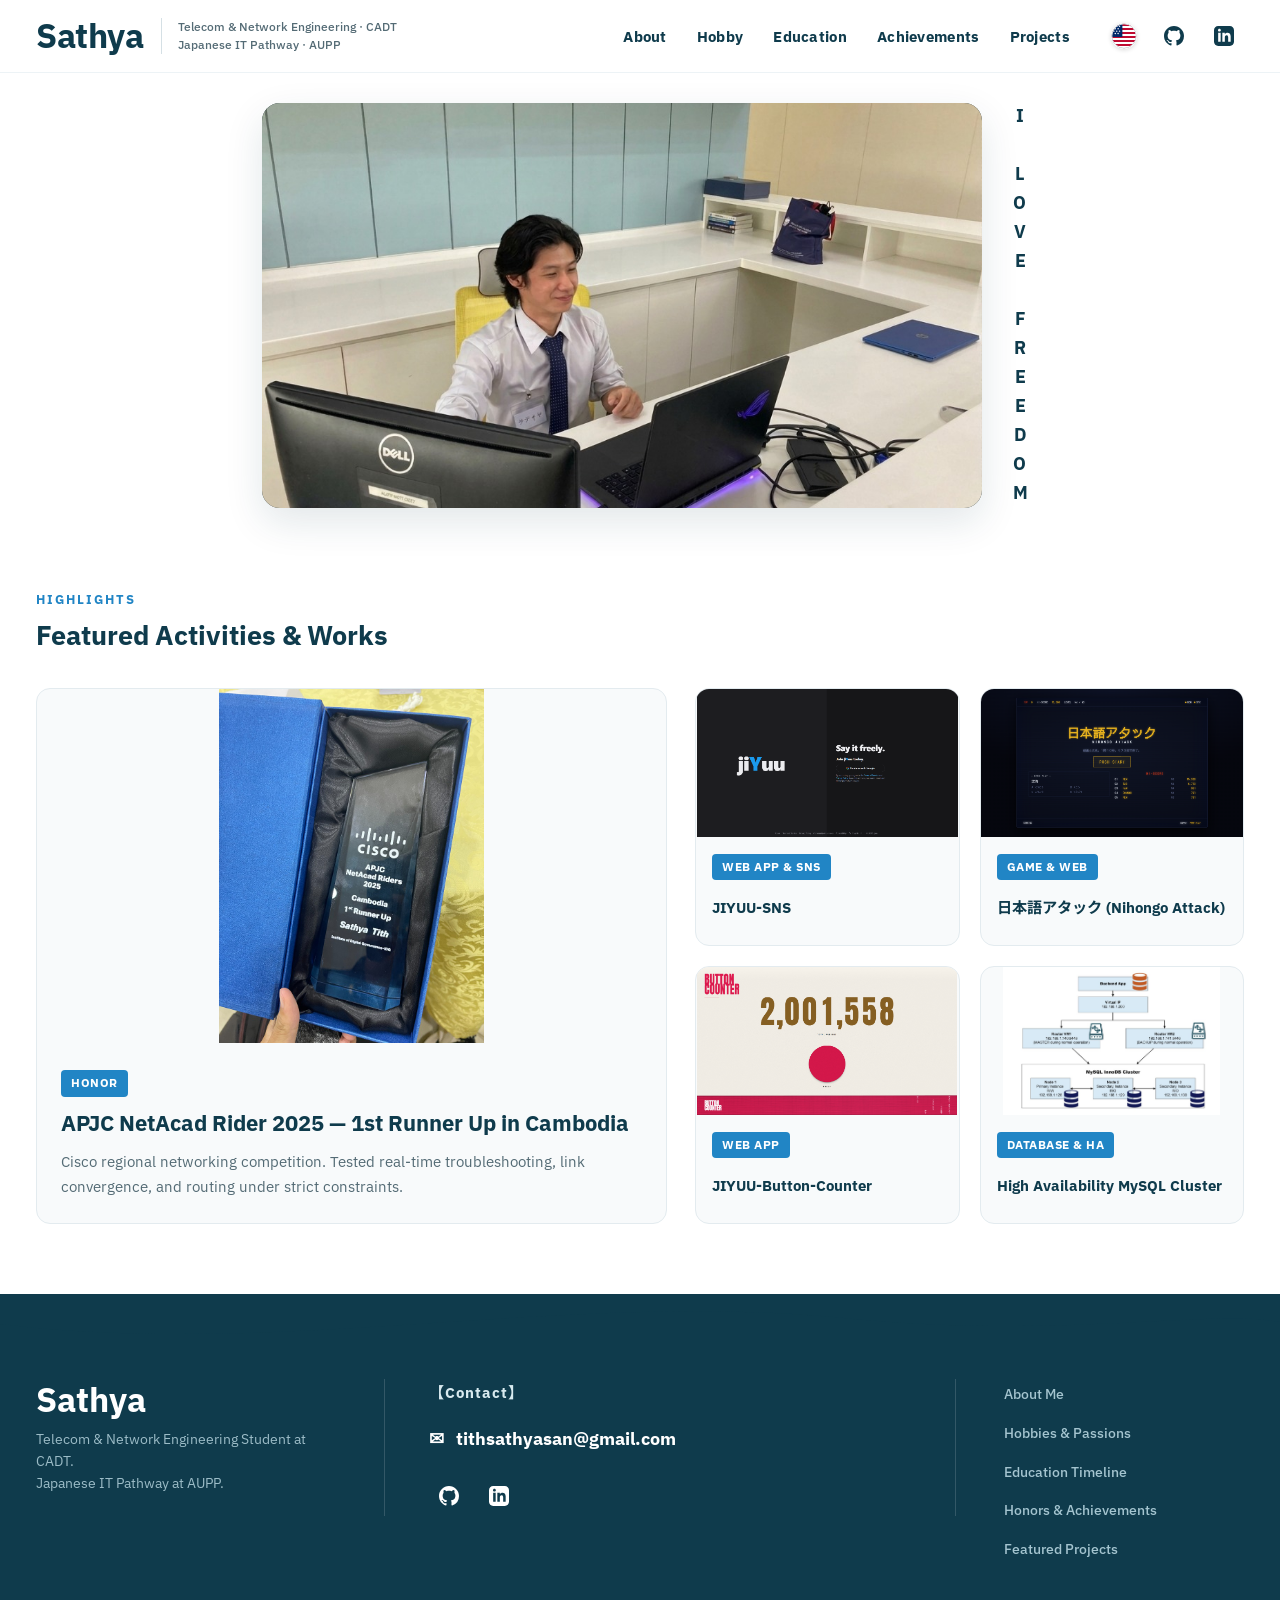
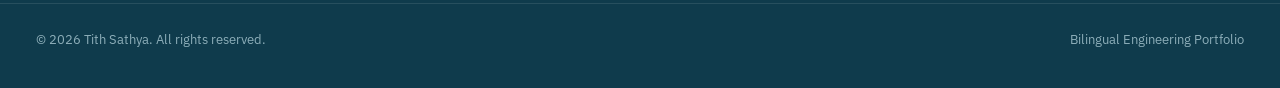
<file: index.html>
<!DOCTYPE html>
<html lang="en">
<head>
  <meta charset="UTF-8" />
  <meta name="viewport" content="width=device-width, initial-scale=1.0" />
  <title>Sathya — Portfolio</title>
  <meta name="description" content="Portfolio of Tith Sathya — Telecom & Network Engineering at CADT, Japanese IT Pathway at AUPP." />
  <link rel="preconnect" href="https://fonts.googleapis.com" />
  <link rel="preconnect" href="https://fonts.gstatic.com" crossorigin />
  <link href="https://fonts.googleapis.com/css2?family=IBM+Plex+Sans:ital,wght@0,300;0,400;0,500;0,600;0,700;1,400&family=Noto+Sans+JP:wght@400;500;700;900&display=swap" rel="stylesheet" />
  <link rel="stylesheet" href="style.css" />
</head>
<body class="is-top">

  <!-- Header (Umitabi-Yamatabi Inspired) -->
  <header id="site-header">
    <div class="header-container">
      <!-- Top Left Brand: Sathya in EN, サティヤ in JA -->
      <a href="index.html" class="brand-group">
        <h1 class="brand-name" data-en="Sathya" data-ja="サティヤ">Sathya</h1>
        <p class="brand-tagline" data-en="Telecom & Network Engineering · CADT<br>Japanese IT Pathway · AUPP" data-ja="夢に向かって、歩み続ける。<br>CADT 電気通信 · AUPP 日本語IT">Telecom & Network Engineering · CADT<br>Japanese IT Pathway · AUPP</p>
      </a>

      <!-- Top Right Actions: 1 Line Nav + Green Flag Circle + GitHub + LinkedIn -->
      <div class="nav-actions-wrap">
        <nav>
          <ul class="nav-links">
            <li><a href="about.html" class="nav-link" data-en="About" data-ja="自己紹介">About</a></li>
            <li><a href="hobby.html" class="nav-link" data-en="Hobby" data-ja="趣味">Hobby</a></li>
            <li><a href="education.html" class="nav-link" data-en="Education" data-ja="学歴">Education</a></li>
            <li><a href="achievements.html" class="nav-link" data-en="Achievements" data-ja="実績">Achievements</a></li>
            <li><a href="projects.html" class="nav-link" data-en="Projects" data-ja="プロジェクト">Projects</a></li>
          </ul>
        </nav>

        <div class="header-icons">
          <!-- Flag Language Switcher (Real Vector SVG) -->
          <button class="lang-flag-btn" aria-label="日本語に切替 (Switch to Japanese)" title="日本語に切替 (Switch to Japanese)">
            <svg class="flag-svg" viewBox="0 0 32 32" width="26" height="26" aria-hidden="true"><defs><clipPath id="us-clip"><circle cx="16" cy="16" r="15"/></clipPath></defs><g clip-path="url(#us-clip)"><rect width="32" height="32" fill="#bf0a30"/><path d="M0 4.92h32M0 9.85h32M0 14.77h32M0 19.69h32M0 24.62h32M0 29.54h32" stroke="#ffffff" stroke-width="2.46"/><rect width="14" height="17.2" fill="#002868"/><circle cx="3.5" cy="4" r="0.9" fill="#fff"/><circle cx="7" cy="4" r="0.9" fill="#fff"/><circle cx="10.5" cy="4" r="0.9" fill="#fff"/><circle cx="5.25" cy="7" r="0.9" fill="#fff"/><circle cx="8.75" cy="7" r="0.9" fill="#fff"/><circle cx="3.5" cy="10" r="0.9" fill="#fff"/><circle cx="7" cy="10" r="0.9" fill="#fff"/><circle cx="10.5" cy="10" r="0.9" fill="#fff"/><circle cx="5.25" cy="13" r="0.9" fill="#fff"/><circle cx="8.75" cy="13" r="0.9" fill="#fff"/></g><circle cx="16" cy="16" r="15" fill="none" stroke="#d5dde0" stroke-width="1.2"/></svg>
          </button>

          <!-- GitHub Circle -->
          <a href="https://github.com/Jerry12sir" target="_blank" rel="noopener noreferrer" class="icon-btn" aria-label="GitHub profile">
            <svg viewBox="0 0 24 24"><path d="M12 0C5.37 0 0 5.37 0 12c0 5.31 3.435 9.795 8.205 11.385.6.105.825-.255.825-.57 0-.285-.015-1.23-.015-2.235-3.015.555-3.795-.735-4.035-1.41-.135-.345-.72-1.41-1.23-1.695-.42-.225-1.02-.78-.015-.795.945-.015 1.62.87 1.845 1.23 1.08 1.815 2.805 1.305 3.495.99.105-.78.42-1.305.765-1.605-2.67-.3-5.46-1.335-5.46-5.925 0-1.305.465-2.385 1.23-3.225-.12-.3-.54-1.53.12-3.18 0 0 1.005-.315 3.3 1.23.96-.27 1.98-.405 3-.405s2.04.135 3 .405c2.295-1.56 3.3-1.23 3.3-1.23.66 1.65.24 2.88.12 3.18.765.84 1.23 1.905 1.23 3.225 0 4.605-2.805 5.625-5.475 5.925.435.375.81 1.095.81 2.22 0 1.605-.015 2.895-.015 3.3 0 .315.225.69.825.57A12.02 12.02 0 0024 12c0-6.63-5.37-12-12-12z"/></svg>
          </a>

          <!-- LinkedIn Circle -->
          <a href="https://www.linkedin.com/in/sathya-tith-368833337/" target="_blank" rel="noopener noreferrer" class="icon-btn" aria-label="LinkedIn profile">
            <svg viewBox="0 0 24 24"><path d="M19 0h-14c-2.761 0-5 2.239-5 5v14c0 2.761 2.239 5 5 5h14c2.762 0 5-2.239 5-5v-14c0-2.761-2.238-5-5-5zm-11 19h-3v-11h3v11zm-1.5-12.268c-.966 0-1.75-.79-1.75-1.764s.784-1.764 1.75-1.764 1.75.79 1.75 1.764-.783 1.764-1.75 1.764zm13.5 12.268h-3v-5.604c0-3.368-4-3.113-4 0v5.604h-3v-11h3v1.765c1.396-2.586 7-2.777 7 2.476v6.759z"/></svg>
          </a>

          <button id="mobile-toggle" class="mobile-toggle" aria-label="Toggle navigation">
            <svg viewBox="0 0 24 24" aria-hidden="true"><path d="M1.3 4.5h21.4M1.3 12h21.4M1.3 19.5h21.4"/></svg>
          </button>
        </div>
      </div>
    </div>
  </header>

  <!-- Mobile Drawer -->
  <div id="mobile-drawer" class="mobile-drawer">
    <a href="about.html" class="nav-link" data-en="About" data-ja="自己紹介">About</a>
    <a href="hobby.html" class="nav-link" data-en="Hobby" data-ja="趣味">Hobby</a>
    <a href="education.html" class="nav-link" data-en="Education" data-ja="学歴">Education</a>
    <a href="achievements.html" class="nav-link" data-en="Achievements" data-ja="実績">Achievements</a>
    <a href="projects.html" class="nav-link" data-en="Projects" data-ja="プロジェクト">Projects</a>
  </div>

  <main>
    <!-- Main Visual Stage (Centerpiece Big Picture + Line Art) -->
    <section class="p-top__intro">
      <div class="intro-stage">

        <!-- Centerpiece Panoramic Photo Container -->
        <div class="intro-movie">
          <img src="images/hero.jpg" alt="Hero Picture" class="hero-photo" />
        </div>

        <!-- Right Standing Text: Centered at Middle of Image Height -->
        <div class="intro-right-accent">
          <div class="intro-ttl__text">
            <div class="ttl-line ttl-main" data-en="I LOVE FREEDOM" data-ja="自由が好きです">I LOVE FREEDOM</div>
          </div>
        </div>

      </div>
    </section>

    <!-- Editorial Feature Showcase (Matches umitabi-yamatabi.jp feature-bloc) -->
    <section class="p-top__feature">
      <div class="feature-header">
        <span class="feature-kicker" data-en="Highlights" data-ja="ハイライト">Highlights</span>
        <h2 class="feature-heading" data-en="Featured Activities & Works" data-ja="注目の実績と取り組み">Featured Activities & Works</h2>
      </div>

      <div class="feature-bloc-wrap">

        <!-- Left Large Featured Card -->
        <a href="achievements.html#netacad-rider" class="feature-item-large">
          <div class="f-img-wrap">
            <img src="images/achievements/achievement-netacad.jpg" alt="NetAcad Rider 2025" />
          </div>
          <div class="f-info">
            <span class="feature-category" data-en="HONOR" data-ja="受賞">HONOR</span>
            <h3 class="f-title" data-en="APJC NetAcad Rider 2025 — 1st Runner Up in Cambodia" data-ja="APJC NetAcad ライダー 2025 — カンボジア全国 準優勝">APJC NetAcad Rider 2025 — 1st Runner Up in Cambodia</h3>
            <p class="f-desc" data-en="Cisco regional networking competition. Tested real-time troubleshooting, link convergence, and routing under strict constraints." data-ja="Cisco主催の難関競技会にて、トラブルシューティングとルーティング実践力を競い、全国準優勝トロフィーを受賞。">Cisco regional networking competition. Tested real-time troubleshooting, link convergence, and routing under strict constraints.</p>
          </div>
        </a>

        <!-- Right 4-Card Editorial Column -->
        <div class="feature-list-col">

          <a href="projects.html#jiyuu-sns" class="feature-mini-item">
            <div class="mini-img">
              <img src="images/projects/project-jiyuu-sns.png" alt="JIYUU-SNS" />
            </div>
            <div class="mini-info">
              <span class="feature-category" data-en="WEB APP & SNS" data-ja="Webアプリ・SNS">WEB APP & SNS</span>
              <h4 class="mini-title" data-en="JIYUU-SNS" data-ja="JIYUU-SNS">JIYUU-SNS</h4>
            </div>
          </a>

          <a href="projects.html#nihongo-attack" class="feature-mini-item">
            <div class="mini-img">
              <img src="images/projects/project-nihongo-attack.jpg" alt="日本語アタック (Nihongo Attack)" />
            </div>
            <div class="mini-info">
              <span class="feature-category" data-en="GAME & WEB" data-ja="ゲーム・Web">GAME & WEB</span>
              <h4 class="mini-title" data-en="日本語アタック (Nihongo Attack)" data-ja="日本語アタック">日本語アタック (Nihongo Attack)</h4>
            </div>
          </a>

          <a href="projects.html#jiyuu-counter" class="feature-mini-item">
            <div class="mini-img">
              <img src="images/projects/project-jiyuu-counter.png" alt="JIYUU-Button-Counter" />
            </div>
            <div class="mini-info">
              <span class="feature-category" data-en="WEB APP" data-ja="Webアプリ">WEB APP</span>
              <h4 class="mini-title" data-en="JIYUU-Button-Counter" data-ja="JIYUU-Button-Counter">JIYUU-Button-Counter</h4>
            </div>
          </a>

          <a href="projects.html#mysql-cluster" class="feature-mini-item">
            <div class="mini-img">
              <img src="images/projects/project-mysql-cluster.jpg" alt="MySQL InnoDB Cluster" />
            </div>
            <div class="mini-info">
              <span class="feature-category" data-en="DATABASE & HA" data-ja="データベース・HA">DATABASE & HA</span>
              <h4 class="mini-title" data-en="High Availability MySQL Cluster" data-ja="MySQL InnoDB Cluster 高可用性構成">High Availability MySQL Cluster</h4>
            </div>
          </a>

        </div>

      </div>
    </section>
  </main>

  <!-- Wave Footer (Reference Image 2) -->
  <footer class="footer-wave-wrap">
    <svg class="footer-top-wave-svg" viewBox="0 0 1440 60" fill="none" preserveAspectRatio="none" xmlns="http://www.w3.org/2000/svg">
      <path d="M0 30 C320 65, 640 -5, 960 25 C1200 45, 1360 15, 1440 28 L1440 60 L0 60 Z" fill="#0f3b4c"/>
    </svg>
    <button class="scroll-top-btn" aria-label="Scroll to top">↑</button>

    <div class="footer-main-inner">
      <div class="footer-brand">
        <div class="f-brand-name" data-en="Sathya" data-ja="サティヤ">Sathya</div>
        <p class="f-tagline" data-en="Telecom & Network Engineering Student at CADT.<br>Japanese IT Pathway at AUPP." data-ja="CADT 電気通信・ネットワーク工学専攻。<br>AUPP 日本語ITパスウェイ。">Telecom & Network Engineering Student at CADT.<br>Japanese IT Pathway at AUPP.</p>
      </div>

      <div class="footer-contact-block">
        <div class="contact-label-tag" data-en="【Contact】" data-ja="【お問い合わせ】">【Contact】</div>
        <a href="mailto:tithsathyasan@gmail.com" class="contact-email-link">
          <span>✉</span>
          <span>tithsathyasan@gmail.com</span>
        </a>
        <div class="footer-social-row">
          <a href="https://github.com/Jerry12sir" target="_blank" rel="noopener noreferrer" class="footer-social-btn" aria-label="GitHub"><svg viewBox="0 0 24 24"><path d="M12 0C5.37 0 0 5.37 0 12c0 5.31 3.435 9.795 8.205 11.385.6.105.825-.255.825-.57 0-.285-.015-1.23-.015-2.235-3.015.555-3.795-.735-4.035-1.41-.135-.345-.72-1.41-1.23-1.695-.42-.225-1.02-.78-.015-.795.945-.015 1.62.87 1.845 1.23 1.08 1.815 2.805 1.305 3.495.99.105-.78.42-1.305.765-1.605-2.67-.3-5.46-1.335-5.46-5.925 0-1.305.465-2.385 1.23-3.225-.12-.3-.54-1.53.12-3.18 0 0 1.005-.315 3.3 1.23.96-.27 1.98-.405 3-.405s2.04.135 3 .405c2.295-1.56 3.3-1.23 3.3-1.23.66 1.65.24 2.88.12 3.18.765.84 1.23 1.905 1.23 3.225 0 4.605-2.805 5.625-5.475 5.925.435.375.81 1.095.81 2.22 0 1.605-.015 2.895-.015 3.3 0 .315.225.69.825.57A12.02 12.02 0 0024 12c0-6.63-5.37-12-12-12z"/></svg></a>
          <a href="https://www.linkedin.com/in/sathya-tith-368833337/" target="_blank" rel="noopener noreferrer" class="footer-social-btn" aria-label="LinkedIn"><svg viewBox="0 0 24 24"><path d="M19 0h-14c-2.761 0-5 2.239-5 5v14c0 2.761 2.239 5 5 5h14c2.762 0 5-2.239 5-5v-14c0-2.761-2.238-5-5-5zm-11 19h-3v-11h3v11zm-1.5-12.268c-.966 0-1.75-.79-1.75-1.764s.784-1.764 1.75-1.764 1.75.79 1.75 1.764-.783 1.764-1.75 1.764zm13.5 12.268h-3v-5.604c0-3.368-4-3.113-4 0v5.604h-3v-11h3v1.765c1.396-2.586 7-2.777 7 2.476v6.759z"/></svg></a>
        </div>
      </div>

      <div class="footer-links-col">
        <ul class="footer-nav-list">
          <li><a href="about.html" data-en="About Me" data-ja="自己紹介">About Me</a></li>
          <li><a href="hobby.html" data-en="Hobbies & Passions" data-ja="趣味・興味">Hobbies & Passions</a></li>
          <li><a href="education.html" data-en="Education Timeline" data-ja="学歴タイムライン">Education Timeline</a></li>
          <li><a href="achievements.html" data-en="Honors & Achievements" data-ja="受賞・実績">Honors & Achievements</a></li>
          <li><a href="projects.html" data-en="Featured Projects" data-ja="プロジェクト一覧">Featured Projects</a></li>
        </ul>
      </div>
    </div>

    <div class="footer-bottom-bar">
      <div>© 2026 Tith Sathya. All rights reserved.</div>
      <div data-en="Bilingual Engineering Portfolio" data-ja="バイリンガル工学ポートフォリオ">Bilingual Engineering Portfolio</div>
    </div>
  </footer>

  <script src="script.js"></script>
</body>
</html>
</file>
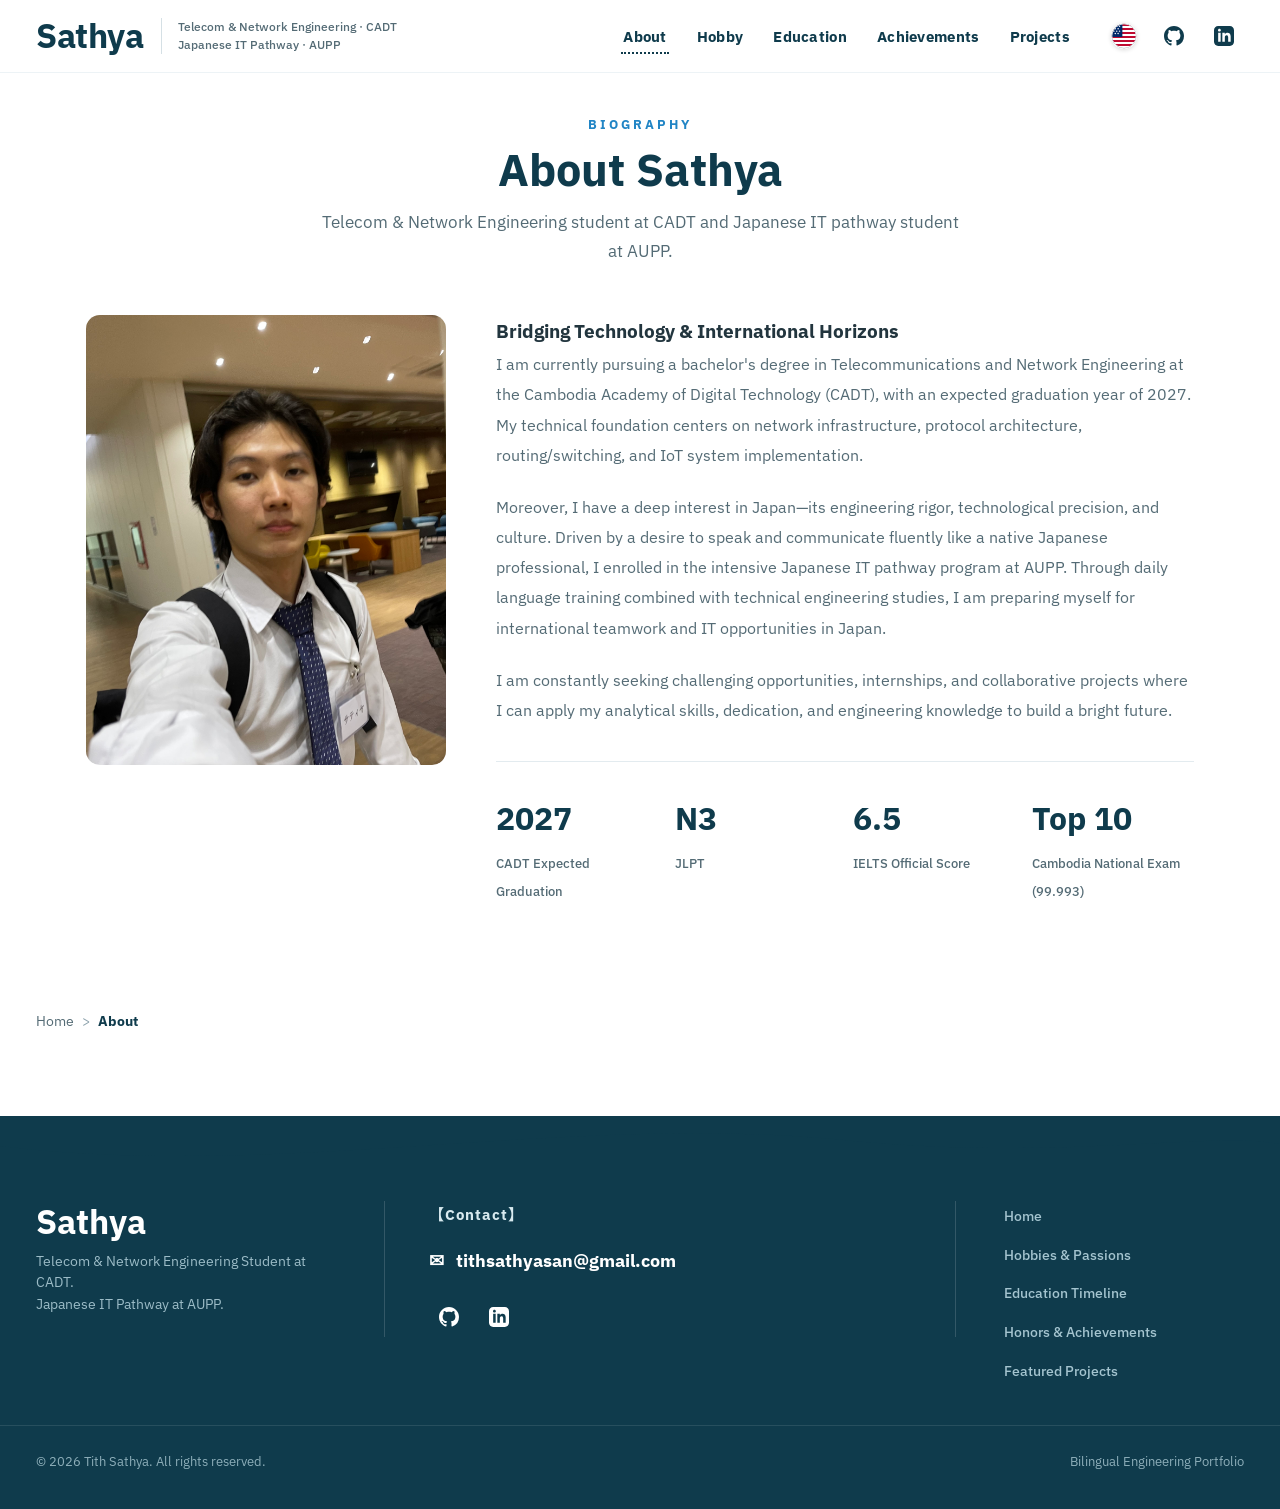
<file: about.html>
<!DOCTYPE html>
<html lang="en">
<head>
  <meta charset="UTF-8" />
  <meta name="viewport" content="width=device-width, initial-scale=1.0" />
  <title>About | Sathya</title>
  <meta name="description" content="About Tith Sathya — Telecom & Network Engineering student at CADT and Japanese IT pathway student at AUPP." />
  <link rel="preconnect" href="https://fonts.googleapis.com" />
  <link rel="preconnect" href="https://fonts.gstatic.com" crossorigin />
  <link href="https://fonts.googleapis.com/css2?family=IBM+Plex+Sans:ital,wght@0,300;0,400;0,500;0,600;0,700;1,400&family=Noto+Sans+JP:wght@400;500;700;900&display=swap" rel="stylesheet" />
  <link rel="stylesheet" href="style.css" />
</head>
<body>

  <!-- Header -->
  <header id="site-header">
    <div class="header-container">
      <a href="index.html" class="brand-group">
        <h1 class="brand-name" data-en="Sathya" data-ja="サティヤ">Sathya</h1>
        <p class="brand-tagline" data-en="Telecom & Network Engineering · CADT<br>Japanese IT Pathway · AUPP" data-ja="夢に向かって、歩み続ける。<br>CADT 電気通信 · AUPP 日本語IT">Telecom & Network Engineering · CADT<br>Japanese IT Pathway · AUPP</p>
      </a>

      <div class="nav-actions-wrap">
        <nav>
          <ul class="nav-links">
            <li><a href="about.html" class="nav-link active" data-en="About" data-ja="自己紹介">About</a></li>
            <li><a href="hobby.html" class="nav-link" data-en="Hobby" data-ja="趣味">Hobby</a></li>
            <li><a href="education.html" class="nav-link" data-en="Education" data-ja="学歴">Education</a></li>
            <li><a href="achievements.html" class="nav-link" data-en="Achievements" data-ja="実績">Achievements</a></li>
            <li><a href="projects.html" class="nav-link" data-en="Projects" data-ja="プロジェクト">Projects</a></li>
          </ul>
        </nav>

        <div class="header-icons">
          <button class="lang-flag-btn" aria-label="日本語に切替 (Switch to Japanese)" title="日本語に切替 (Switch to Japanese)">
            <svg class="flag-svg" viewBox="0 0 32 32" width="26" height="26" aria-hidden="true"><defs><clipPath id="us-clip"><circle cx="16" cy="16" r="15"/></clipPath></defs><g clip-path="url(#us-clip)"><rect width="32" height="32" fill="#bf0a30"/><path d="M0 4.92h32M0 9.85h32M0 14.77h32M0 19.69h32M0 24.62h32M0 29.54h32" stroke="#ffffff" stroke-width="2.46"/><rect width="14" height="17.2" fill="#002868"/><circle cx="3.5" cy="4" r="0.9" fill="#fff"/><circle cx="7" cy="4" r="0.9" fill="#fff"/><circle cx="10.5" cy="4" r="0.9" fill="#fff"/><circle cx="5.25" cy="7" r="0.9" fill="#fff"/><circle cx="8.75" cy="7" r="0.9" fill="#fff"/><circle cx="3.5" cy="10" r="0.9" fill="#fff"/><circle cx="7" cy="10" r="0.9" fill="#fff"/><circle cx="10.5" cy="10" r="0.9" fill="#fff"/><circle cx="5.25" cy="13" r="0.9" fill="#fff"/><circle cx="8.75" cy="13" r="0.9" fill="#fff"/></g><circle cx="16" cy="16" r="15" fill="none" stroke="#d5dde0" stroke-width="1.2"/></svg>
          </button>
          <a href="https://github.com/Jerry12sir" target="_blank" rel="noopener noreferrer" class="icon-btn" aria-label="GitHub profile">
            <svg viewBox="0 0 24 24"><path d="M12 0C5.37 0 0 5.37 0 12c0 5.31 3.435 9.795 8.205 11.385.6.105.825-.255.825-.57 0-.285-.015-1.23-.015-2.235-3.015.555-3.795-.735-4.035-1.41-.135-.345-.72-1.41-1.23-1.695-.42-.225-1.02-.78-.015-.795.945-.015 1.62.87 1.845 1.23 1.08 1.815 2.805 1.305 3.495.99.105-.78.42-1.305.765-1.605-2.67-.3-5.46-1.335-5.46-5.925 0-1.305.465-2.385 1.23-3.225-.12-.3-.54-1.53.12-3.18 0 0 1.005-.315 3.3 1.23.96-.27 1.98-.405 3-.405s2.04.135 3 .405c2.295-1.56 3.3-1.23 3.3-1.23.66 1.65.24 2.88.12 3.18.765.84 1.23 1.905 1.23 3.225 0 4.605-2.805 5.625-5.475 5.925.435.375.81 1.095.81 2.22 0 1.605-.015 2.895-.015 3.3 0 .315.225.69.825.57A12.02 12.02 0 0024 12c0-6.63-5.37-12-12-12z"/></svg>
          </a>
          <a href="https://www.linkedin.com/in/sathya-tith-368833337/" target="_blank" rel="noopener noreferrer" class="icon-btn" aria-label="LinkedIn profile">
            <svg viewBox="0 0 24 24"><path d="M19 0h-14c-2.761 0-5 2.239-5 5v14c0 2.761 2.239 5 5 5h14c2.762 0 5-2.239 5-5v-14c0-2.761-2.238-5-5-5zm-11 19h-3v-11h3v11zm-1.5-12.268c-.966 0-1.75-.79-1.75-1.764s.784-1.764 1.75-1.764 1.75.79 1.75 1.764-.783 1.764-1.75 1.764zm13.5 12.268h-3v-5.604c0-3.368-4-3.113-4 0v5.604h-3v-11h3v1.765c1.396-2.586 7-2.777 7 2.476v6.759z"/></svg>
          </a>
          <button id="mobile-toggle" class="mobile-toggle" aria-label="Toggle navigation">
            <svg viewBox="0 0 24 24" aria-hidden="true"><path d="M1.3 4.5h21.4M1.3 12h21.4M1.3 19.5h21.4"/></svg>
          </button>
        </div>
      </div>
    </div>
  </header>

  <!-- Mobile Drawer -->
  <div id="mobile-drawer" class="mobile-drawer">
    <a href="about.html" class="nav-link active" data-en="About" data-ja="自己紹介">About</a>
    <a href="hobby.html" class="nav-link" data-en="Hobby" data-ja="趣味">Hobby</a>
    <a href="education.html" class="nav-link" data-en="Education" data-ja="学歴">Education</a>
    <a href="achievements.html" class="nav-link" data-en="Achievements" data-ja="実績">Achievements</a>
    <a href="projects.html" class="nav-link" data-en="Projects" data-ja="プロジェクト">Projects</a>
  </div>

  <main class="page-container">
    <header class="page-header">
      <div class="page-kicker" data-en="Biography" data-ja="自己紹介">Biography</div>
      <h2 class="page-title" data-en="About Sathya" data-ja="サティヤについて">About Sathya</h2>
      <p class="page-subtitle" data-en="Telecom & Network Engineering student at CADT and Japanese IT pathway student at AUPP." data-ja="CADT 電気通信・ネットワーク工学専攻 · AUPP 日本語ITパスウェイ。">Telecom & Network Engineering student at CADT and Japanese IT pathway student at AUPP.</p>
    </header>

    <div class="about-hero-grid">
      <!-- Profile Photo Frame -->
      <div class="profile-photo-frame">
        <img src="images/profile.jpg" alt="Tith Sathya Profile Photo" />
      </div>

      <!-- Narrative Text -->
      <div class="about-narrative">
        <h3 data-en="Bridging Technology & International Horizons" data-ja="技術で世界をつなぐエンジニアを目指して">Bridging Technology & International Horizons</h3>

        <p data-en="I am currently pursuing a bachelor's degree in Telecommunications and Network Engineering at the Cambodia Academy of Digital Technology (CADT), with an expected graduation year of 2027. My technical foundation centers on network infrastructure, protocol architecture, routing/switching, and IoT system implementation." data-ja="現在、カンボジアデジタル技術アカデミー（CADT）にて電気通信およびネットワーク工学の学士号を取得中であり、2027年の卒業を予定しています。ネットワークインフラ設計、プロトコル設計、ルーティング・スイッチング、およびIoTシステムの開発に注力しています。">I am currently pursuing a bachelor's degree in Telecommunications and Network Engineering at the Cambodia Academy of Digital Technology (CADT), with an expected graduation year of 2027. My technical foundation centers on network infrastructure, protocol architecture, routing/switching, and IoT system implementation.</p>

        <p data-en="Moreover, I have a deep interest in Japan—its engineering rigor, technological precision, and culture. Driven by a desire to speak and communicate fluently like a native Japanese professional, I enrolled in the intensive Japanese IT pathway program at AUPP. Through daily language training combined with technical engineering studies, I am preparing myself for international teamwork and IT opportunities in Japan." data-ja="また、日本の技術力と文化に強い憧れと敬意を抱いています。ネイティブレベルのビジネス日本語を習得し、日本とカンボジアの架け橋となるエンジニアになるため、AUPPの日本語ITパスウェイプログラムに参加しています。語学と技術の両面を磨き、国際的なITキャリアでの活躍を目指しています。">Moreover, I have a deep interest in Japan—its engineering rigor, technological precision, and culture. Driven by a desire to speak and communicate fluently like a native Japanese professional, I enrolled in the intensive Japanese IT pathway program at AUPP. Through daily language training combined with technical engineering studies, I am preparing myself for international teamwork and IT opportunities in Japan.</p>

        <p data-en="I am constantly seeking challenging opportunities, internships, and collaborative projects where I can apply my analytical skills, dedication, and engineering knowledge to build a bright future." data-ja="培ってきた論理的思考力と工学的知見を活かし、チームと社会に貢献できる実践的な機会を常に探求しています。">I am constantly seeking challenging opportunities, internships, and collaborative projects where I can apply my analytical skills, dedication, and engineering knowledge to build a bright future.</p>

        <div class="about-stats-row">
          <div>
            <span class="stat-box-val">2027</span>
            <span class="stat-box-lbl" data-en="CADT Expected Graduation" data-ja="CADT卒業予定年">CADT Expected Graduation</span>
          </div>
          <div>
            <span class="stat-box-val">N3</span>
            <span class="stat-box-lbl" data-en="JLPT" data-ja="日本語能力試験（JLPT）">JLPT</span>
          </div>
          <div>
            <span class="stat-box-val">6.5</span>
            <span class="stat-box-lbl" data-en="IELTS Official Score" data-ja="IELTS公式スコア">IELTS Official Score</span>
          </div>
          <div>
            <span class="stat-box-val" data-en="Top 10" data-ja="全国Top10">Top 10</span>
            <span class="stat-box-lbl" data-en="Cambodia National Exam (99.993)" data-ja="カンボジア全国高校統一試験">Cambodia National Exam (99.993%)</span>
          </div>
        </div>
      </div>
    </div>
  </main>

  <div class="breadcrumb-bar">
    <a href="index.html" data-en="Home" data-ja="トップページ">Home</a>
    <span>&gt;</span>
    <span class="breadcrumb-current" data-en="About" data-ja="自己紹介">About</span>
  </div>

  <!-- Footer -->
  <footer class="footer-wave-wrap">
    <svg class="footer-top-wave-svg" viewBox="0 0 1440 60" fill="none" preserveAspectRatio="none" xmlns="http://www.w3.org/2000/svg">
      <path d="M0 30 C320 65, 640 -5, 960 25 C1200 45, 1360 15, 1440 28 L1440 60 L0 60 Z" fill="#0f3b4c"/>
    </svg>
    <button class="scroll-top-btn" aria-label="Scroll to top">↑</button>

    <div class="footer-main-inner">
      <div class="footer-brand">
        <div class="f-brand-name" data-en="Sathya" data-ja="サティヤ">Sathya</div>
        <p class="f-tagline" data-en="Telecom & Network Engineering Student at CADT.<br>Japanese IT Pathway at AUPP." data-ja="CADT 電気通信・ネットワーク工学専攻。<br>AUPP 日本語ITパスウェイ。">Telecom & Network Engineering Student at CADT.<br>Japanese IT Pathway at AUPP.</p>
      </div>

      <div class="footer-contact-block">
        <div class="contact-label-tag" data-en="【Contact】" data-ja="【お問い合わせ】">【Contact】</div>
        <a href="mailto:tithsathyasan@gmail.com" class="contact-email-link">
          <span>✉</span>
          <span>tithsathyasan@gmail.com</span>
        </a>
        <div class="footer-social-row">
          <a href="https://github.com/Jerry12sir" target="_blank" rel="noopener noreferrer" class="footer-social-btn" aria-label="GitHub"><svg viewBox="0 0 24 24"><path d="M12 0C5.37 0 0 5.37 0 12c0 5.31 3.435 9.795 8.205 11.385.6.105.825-.255.825-.57 0-.285-.015-1.23-.015-2.235-3.015.555-3.795-.735-4.035-1.41-.135-.345-.72-1.41-1.23-1.695-.42-.225-1.02-.78-.015-.795.945-.015 1.62.87 1.845 1.23 1.08 1.815 2.805 1.305 3.495.99.105-.78.42-1.305.765-1.605-2.67-.3-5.46-1.335-5.46-5.925 0-1.305.465-2.385 1.23-3.225-.12-.3-.54-1.53.12-3.18 0 0 1.005-.315 3.3 1.23.96-.27 1.98-.405 3-.405s2.04.135 3 .405c2.295-1.56 3.3-1.23 3.3-1.23.66 1.65.24 2.88.12 3.18.765.84 1.23 1.905 1.23 3.225 0 4.605-2.805 5.625-5.475 5.925.435.375.81 1.095.81 2.22 0 1.605-.015 2.895-.015 3.3 0 .315.225.69.825.57A12.02 12.02 0 0024 12c0-6.63-5.37-12-12-12z"/></svg></a>
          <a href="https://www.linkedin.com/in/sathya-tith-368833337/" target="_blank" rel="noopener noreferrer" class="footer-social-btn" aria-label="LinkedIn"><svg viewBox="0 0 24 24"><path d="M19 0h-14c-2.761 0-5 2.239-5 5v14c0 2.761 2.239 5 5 5h14c2.762 0 5-2.239 5-5v-14c0-2.761-2.238-5-5-5zm-11 19h-3v-11h3v11zm-1.5-12.268c-.966 0-1.75-.79-1.75-1.764s.784-1.764 1.75-1.764 1.75.79 1.75 1.764-.783 1.764-1.75 1.764zm13.5 12.268h-3v-5.604c0-3.368-4-3.113-4 0v5.604h-3v-11h3v1.765c1.396-2.586 7-2.777 7 2.476v6.759z"/></svg></a>
        </div>
      </div>

      <div class="footer-links-col">
        <ul class="footer-nav-list">
          <li><a href="index.html" data-en="Home" data-ja="トップページ">Home</a></li>
          <li><a href="hobby.html" data-en="Hobbies & Passions" data-ja="趣味・興味">Hobbies & Passions</a></li>
          <li><a href="education.html" data-en="Education Timeline" data-ja="学歴タイムライン">Education Timeline</a></li>
          <li><a href="achievements.html" data-en="Honors & Achievements" data-ja="受賞・実績">Honors & Achievements</a></li>
          <li><a href="projects.html" data-en="Featured Projects" data-ja="プロジェクト一覧">Featured Projects</a></li>
        </ul>
      </div>
    </div>

    <div class="footer-bottom-bar">
      <div>© 2026 Tith Sathya. All rights reserved.</div>
      <div data-en="Bilingual Engineering Portfolio" data-ja="バイリンガル工学ポートフォリオ">Bilingual Engineering Portfolio</div>
    </div>
  </footer>

  <script src="script.js"></script>
</body>
</html>
</file>
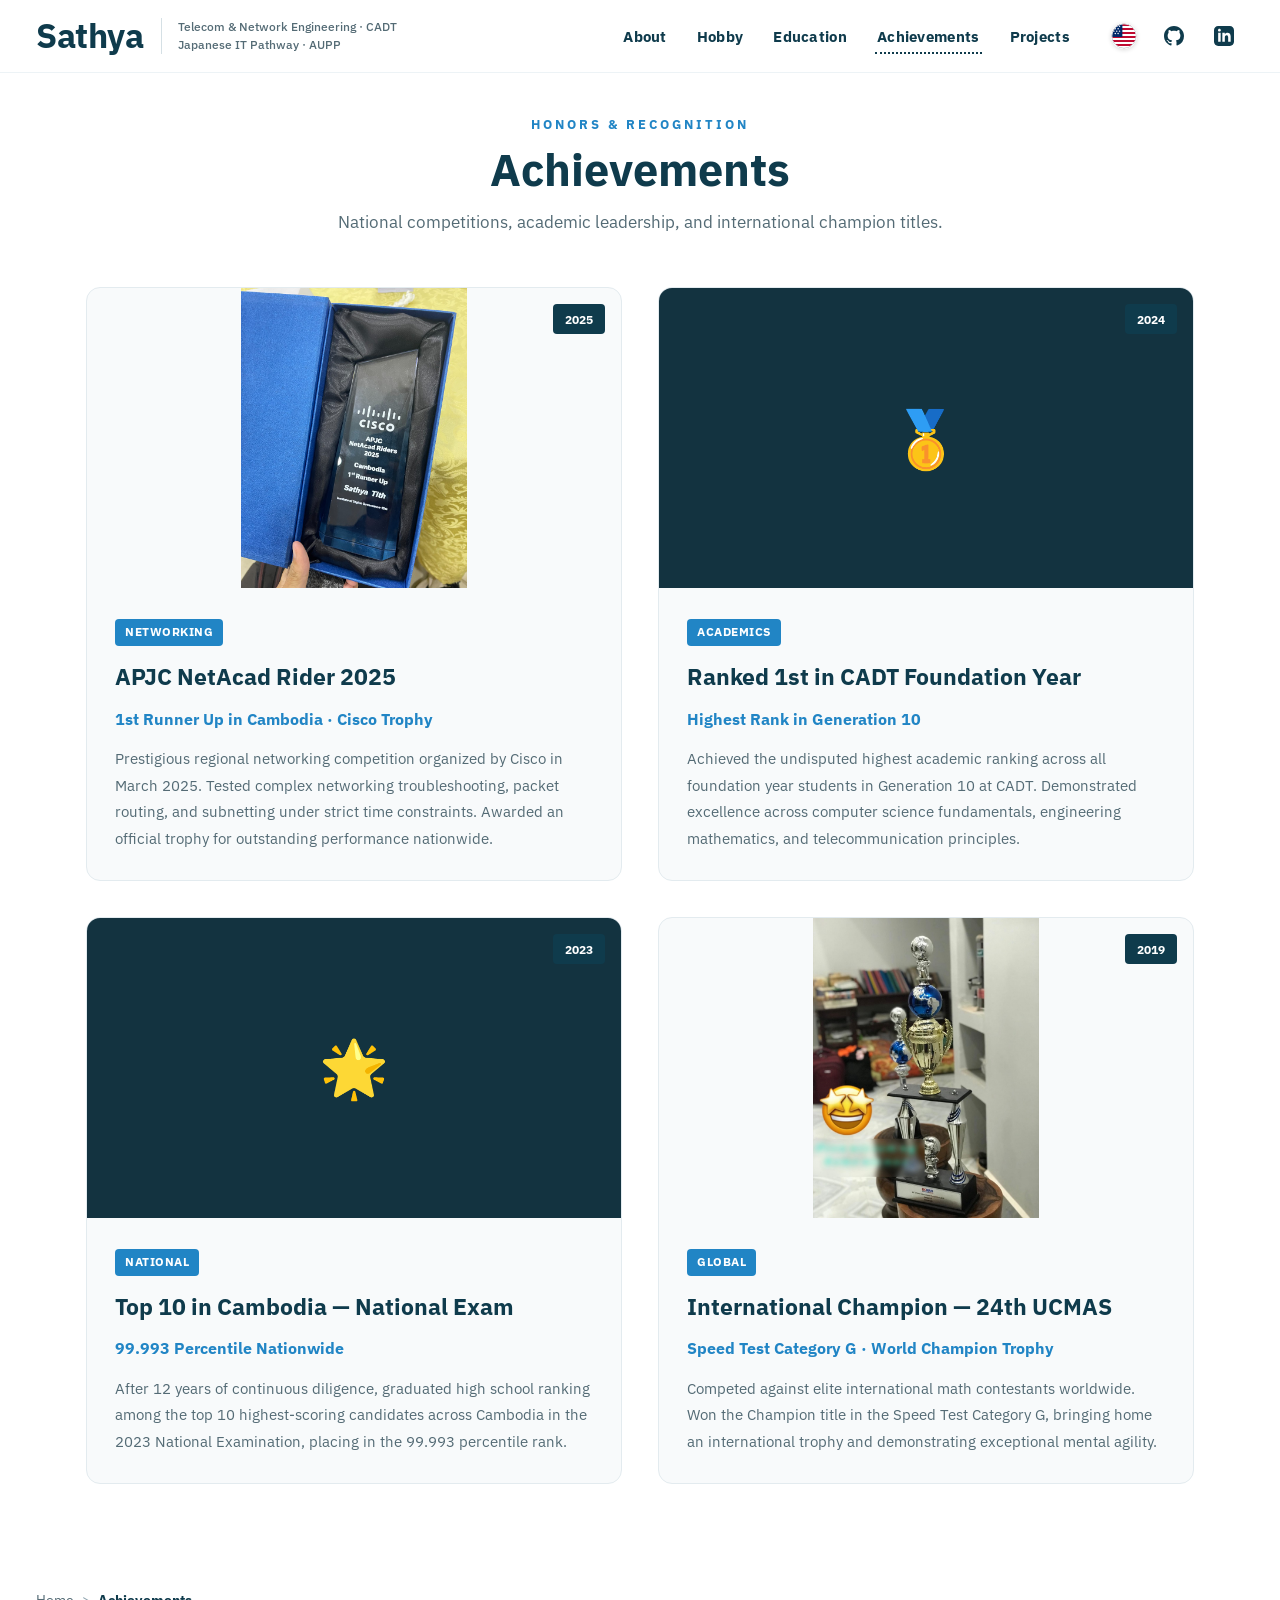
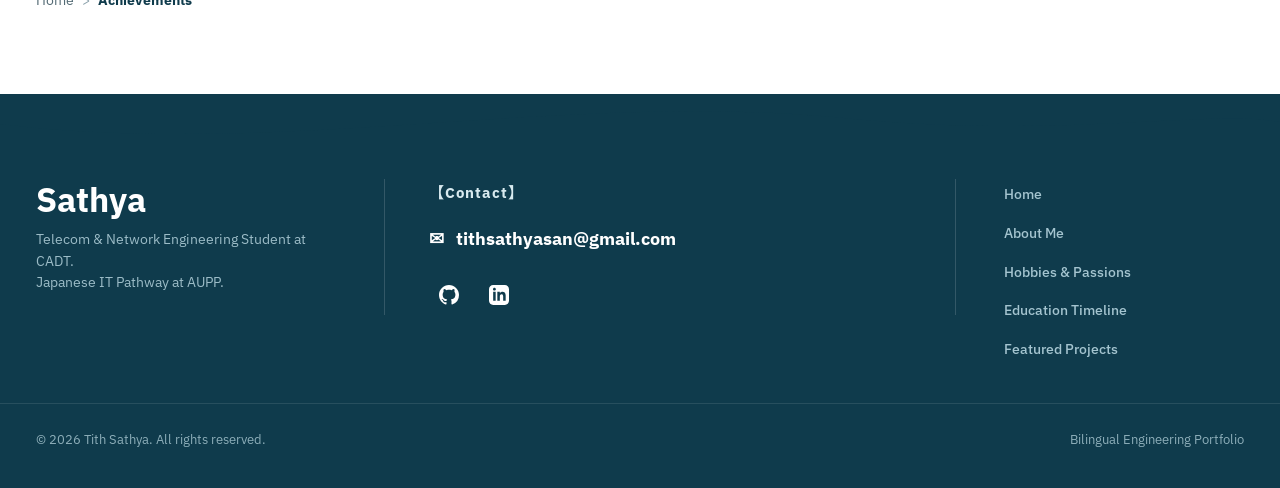
<file: achievements.html>
<!DOCTYPE html>
<html lang="en">
<head>
  <meta charset="UTF-8" />
  <meta name="viewport" content="width=device-width, initial-scale=1.0" />
  <title>Achievements | Sathya</title>
  <meta name="description" content="Major honors and awards won by Tith Sathya — APJC NetAcad Rider Runner-Up, CADT Gen 10 #1, National High School Exam Top 10, UCMAS International Champion." />
  <link rel="preconnect" href="https://fonts.googleapis.com" />
  <link rel="preconnect" href="https://fonts.gstatic.com" crossorigin />
  <link href="https://fonts.googleapis.com/css2?family=IBM+Plex+Sans:ital,wght@0,300;0,400;0,500;0,600;0,700;1,400&family=Noto+Sans+JP:wght@400;500;700;900&display=swap" rel="stylesheet" />
  <link rel="stylesheet" href="style.css" />
</head>
<body>

  <!-- Header -->
  <header id="site-header">
    <div class="header-container">
      <a href="index.html" class="brand-group">
        <h1 class="brand-name" data-en="Sathya" data-ja="サティヤ">Sathya</h1>
        <p class="brand-tagline" data-en="Telecom & Network Engineering · CADT<br>Japanese IT Pathway · AUPP" data-ja="夢に向かって、歩み続ける。<br>CADT 電気通信 · AUPP 日本語IT">Telecom & Network Engineering · CADT<br>Japanese IT Pathway · AUPP</p>
      </a>

      <div class="nav-actions-wrap">
        <nav>
          <ul class="nav-links">
            <li><a href="about.html" class="nav-link" data-en="About" data-ja="自己紹介">About</a></li>
            <li><a href="hobby.html" class="nav-link" data-en="Hobby" data-ja="趣味">Hobby</a></li>
            <li><a href="education.html" class="nav-link" data-en="Education" data-ja="学歴">Education</a></li>
            <li><a href="achievements.html" class="nav-link active" data-en="Achievements" data-ja="実績">Achievements</a></li>
            <li><a href="projects.html" class="nav-link" data-en="Projects" data-ja="プロジェクト">Projects</a></li>
          </ul>
        </nav>

        <div class="header-icons">
          <button class="lang-flag-btn" aria-label="日本語に切替 (Switch to Japanese)" title="日本語に切替 (Switch to Japanese)">
            <svg class="flag-svg" viewBox="0 0 32 32" width="26" height="26" aria-hidden="true"><defs><clipPath id="us-clip"><circle cx="16" cy="16" r="15"/></clipPath></defs><g clip-path="url(#us-clip)"><rect width="32" height="32" fill="#bf0a30"/><path d="M0 4.92h32M0 9.85h32M0 14.77h32M0 19.69h32M0 24.62h32M0 29.54h32" stroke="#ffffff" stroke-width="2.46"/><rect width="14" height="17.2" fill="#002868"/><circle cx="3.5" cy="4" r="0.9" fill="#fff"/><circle cx="7" cy="4" r="0.9" fill="#fff"/><circle cx="10.5" cy="4" r="0.9" fill="#fff"/><circle cx="5.25" cy="7" r="0.9" fill="#fff"/><circle cx="8.75" cy="7" r="0.9" fill="#fff"/><circle cx="3.5" cy="10" r="0.9" fill="#fff"/><circle cx="7" cy="10" r="0.9" fill="#fff"/><circle cx="10.5" cy="10" r="0.9" fill="#fff"/><circle cx="5.25" cy="13" r="0.9" fill="#fff"/><circle cx="8.75" cy="13" r="0.9" fill="#fff"/></g><circle cx="16" cy="16" r="15" fill="none" stroke="#d5dde0" stroke-width="1.2"/></svg>
          </button>
          <a href="https://github.com/Jerry12sir" target="_blank" rel="noopener noreferrer" class="icon-btn" aria-label="GitHub profile">
            <svg viewBox="0 0 24 24"><path d="M12 0C5.37 0 0 5.37 0 12c0 5.31 3.435 9.795 8.205 11.385.6.105.825-.255.825-.57 0-.285-.015-1.23-.015-2.235-3.015.555-3.795-.735-4.035-1.41-.135-.345-.72-1.41-1.23-1.695-.42-.225-1.02-.78-.015-.795.945-.015 1.62.87 1.845 1.23 1.08 1.815 2.805 1.305 3.495.99.105-.78.42-1.305.765-1.605-2.67-.3-5.46-1.335-5.46-5.925 0-1.305.465-2.385 1.23-3.225-.12-.3-.54-1.53.12-3.18 0 0 1.005-.315 3.3 1.23.96-.27 1.98-.405 3-.405s2.04.135 3 .405c2.295-1.56 3.3-1.23 3.3-1.23.66 1.65.24 2.88.12 3.18.765.84 1.23 1.905 1.23 3.225 0 4.605-2.805 5.625-5.475 5.925.435.375.81 1.095.81 2.22 0 1.605-.015 2.895-.015 3.3 0 .315.225.69.825.57A12.02 12.02 0 0024 12c0-6.63-5.37-12-12-12z"/></svg>
          </a>
          <a href="https://www.linkedin.com/in/sathya-tith-368833337/" target="_blank" rel="noopener noreferrer" class="icon-btn" aria-label="LinkedIn profile">
            <svg viewBox="0 0 24 24"><path d="M19 0h-14c-2.761 0-5 2.239-5 5v14c0 2.761 2.239 5 5 5h14c2.762 0 5-2.239 5-5v-14c0-2.761-2.238-5-5-5zm-11 19h-3v-11h3v11zm-1.5-12.268c-.966 0-1.75-.79-1.75-1.764s.784-1.764 1.75-1.764 1.75.79 1.75 1.764-.783 1.764-1.75 1.764zm13.5 12.268h-3v-5.604c0-3.368-4-3.113-4 0v5.604h-3v-11h3v1.765c1.396-2.586 7-2.777 7 2.476v6.759z"/></svg>
          </a>
          <button id="mobile-toggle" class="mobile-toggle" aria-label="Toggle navigation">
            <svg viewBox="0 0 24 24" aria-hidden="true"><path d="M1.3 4.5h21.4M1.3 12h21.4M1.3 19.5h21.4"/></svg>
          </button>
        </div>
      </div>
    </div>
  </header>

  <!-- Mobile Drawer -->
  <div id="mobile-drawer" class="mobile-drawer">
    <a href="about.html" class="nav-link" data-en="About" data-ja="自己紹介">About</a>
    <a href="hobby.html" class="nav-link" data-en="Hobby" data-ja="趣味">Hobby</a>
    <a href="education.html" class="nav-link" data-en="Education" data-ja="学歴">Education</a>
    <a href="achievements.html" class="nav-link active" data-en="Achievements" data-ja="実績">Achievements</a>
    <a href="projects.html" class="nav-link" data-en="Projects" data-ja="プロジェクト">Projects</a>
  </div>

  <main class="page-container">
    <header class="page-header">
      <div class="page-kicker" data-en="Honors & Recognition" data-ja="受賞と栄誉">Honors & Recognition</div>
      <h2 class="page-title" data-en="Achievements" data-ja="実績・受賞歴">Achievements</h2>
      <p class="page-subtitle" data-en="National competitions, academic leadership, and international champion titles." data-ja="国際大会での優勝、全国準優勝、学年首席など、努力と結果の記録です。">National competitions, academic leadership, and international champion titles.</p>
    </header>

    <div class="achieve-grid-large">

      <!-- Achievement 1: NetAcad Rider 2025 -->
      <article id="netacad-rider" class="achieve-card-lg">
        <div class="achieve-photo-slot">
          <img src="images/achievements/achievement-netacad.jpg" alt="APJC NetAcad Rider Trophy" />
          <span class="achieve-ribbon-tag">2025</span>
        </div>
        <div class="achieve-details">
          <span class="feature-category" data-en="NETWORKING" data-ja="ネットワーク">NETWORKING</span>
          <h3 class="achieve-title" data-en="APJC NetAcad Rider 2025" data-ja="APJC NetAcad ライダー 2025">APJC NetAcad Rider 2025</h3>
          <div class="achieve-rank" data-en="1st Runner Up in Cambodia · Cisco Trophy" data-ja="カンボジア全国 準優勝 · Cisco トロフィー受賞">1st Runner Up in Cambodia · Cisco Trophy</div>
          <p class="achieve-desc" data-en="Prestigious regional networking competition organized by Cisco in March 2025. Tested complex networking troubleshooting, packet routing, and subnetting under strict time constraints. Awarded an official trophy for outstanding performance nationwide." data-ja="2025年3月、Cisco主催の難関ネットワーク競技会。厳格な時間制限のもと、トラブルシューティング、パケットルーティング、サブネット設計の実践力を競い、カンボジア全国準優勝および優秀トロフィーを獲得しました。">Prestigious regional networking competition organized by Cisco in March 2025. Tested complex networking troubleshooting, packet routing, and subnetting under strict time constraints. Awarded an official trophy for outstanding performance nationwide.</p>
        </div>
      </article>

      <!-- Achievement 2: CADT Gen 10 #1 -->
      <article class="achieve-card-lg">
        <div class="achieve-photo-slot">
          <!-- 
            NOTE FOR USER: Replace with your certificate photo:
            <img src="images/achievement-cadt.jpg" alt="CADT Ranked 1st" />
          -->
          <div style="width:100%;height:100%;display:flex;align-items:center;justify-content:center;background:#133340;color:#ffffff;font-size:3.5rem;">🥇</div>
          <span class="achieve-ribbon-tag">2024</span>
        </div>
        <div class="achieve-details">
          <span class="feature-category" data-en="ACADEMICS" data-ja="学術首席">ACADEMICS</span>
          <h3 class="achieve-title" data-en="Ranked 1st in CADT Foundation Year" data-ja="CADT 基礎年度 第1位（首席）">Ranked 1st in CADT Foundation Year</h3>
          <div class="achieve-rank" data-en="Highest Rank in Generation 10" data-ja="第10期生 全体首席獲得">Highest Rank in Generation 10</div>
          <p class="achieve-desc" data-en="Achieved the undisputed highest academic ranking across all foundation year students in Generation 10 at CADT. Demonstrated excellence across computer science fundamentals, engineering mathematics, and telecommunication principles." data-ja="カンボジアデジタル技術アカデミー（CADT）第10期生の基礎年度において、全学生中最高位（第1位・首席）を達成。コンピュータサイエンス基礎、工学数学、通信理論の全科目で卓越した成績を記録しました。">Achieved the undisputed highest academic ranking across all foundation year students in Generation 10 at CADT. Demonstrated excellence across computer science fundamentals, engineering mathematics, and telecommunication principles.</p>
        </div>
      </article>

      <!-- Achievement 3: National Exam 2023 -->
      <article class="achieve-card-lg">
        <div class="achieve-photo-slot">
          <!-- 
            NOTE FOR USER: Replace with your medal photo:
            <img src="images/achievement-national.jpg" alt="National Exam Top 10" />
          -->
          <div style="width:100%;height:100%;display:flex;align-items:center;justify-content:center;background:#133340;color:#ffffff;font-size:3.5rem;">🌟</div>
          <span class="achieve-ribbon-tag">2023</span>
        </div>
        <div class="achieve-details">
          <span class="feature-category" data-en="NATIONAL" data-ja="全国試験">NATIONAL</span>
          <h3 class="achieve-title" data-en="Top 10 in Cambodia — National Exam" data-ja="カンボジア全国高校統一試験 全国Top10">Top 10 in Cambodia — National Exam</h3>
          <div class="achieve-rank" data-en="99.993 Percentile Nationwide" data-ja="全国上位99.993パーセンタイル">99.993 Percentile Nationwide</div>
          <p class="achieve-desc" data-en="After 12 years of continuous diligence, graduated high school ranking among the top 10 highest-scoring candidates across Cambodia in the 2023 National Examination, placing in the 99.993 percentile rank." data-ja="12年間の継続的な努力の集大成として、2023年度カンボジア全国高校統一試験にて全国上位10名に選出。全受験生中99.993パーセンタイルのトップランクで合格を果たしました。">After 12 years of continuous diligence, graduated high school ranking among the top 10 highest-scoring candidates across Cambodia in the 2023 National Examination, placing in the 99.993 percentile rank.</p>
        </div>
      </article>

      <!-- Achievement 4: UCMAS International Champion -->
      <article class="achieve-card-lg">
        <div class="achieve-photo-slot">
          <img src="images/achievements/achievement-ucmas.jpg" alt="24th UCMAS World Champion Trophy" />
          <span class="achieve-ribbon-tag">2019</span>
        </div>
        <div class="achieve-details">
          <span class="feature-category" data-en="GLOBAL" data-ja="世界大会">GLOBAL</span>
          <h3 class="achieve-title" data-en="International Champion — 24th UCMAS" data-ja="第24回 UCMAS世界大会 チャンピオン">International Champion — 24th UCMAS</h3>
          <div class="achieve-rank" data-en="Speed Test Category G · World Champion Trophy" data-ja="スピードテスト カテゴリーG · 世界チャンピオン">Speed Test Category G · World Champion Trophy</div>
          <p class="achieve-desc" data-en="Competed against elite international math contestants worldwide. Won the Champion title in the Speed Test Category G, bringing home an international trophy and demonstrating exceptional mental agility." data-ja="世界各国の代表が集うUCMAS国際大会にて、スピードテスト・カテゴリーGのチャンピオンタイトルを獲得。トロフィーを受賞し、卓越した情報処理速度と集中力を世界舞台で証明しました。">Competed against elite international math contestants worldwide. Won the Champion title in the Speed Test Category G, bringing home an international trophy and demonstrating exceptional mental agility.</p>
        </div>
      </article>

    </div>
  </main>

  <div class="breadcrumb-bar">
    <a href="index.html" data-en="Home" data-ja="トップページ">Home</a>
    <span>&gt;</span>
    <span class="breadcrumb-current" data-en="Achievements" data-ja="実績">Achievements</span>
  </div>

  <!-- Footer -->
  <footer class="footer-wave-wrap">
    <svg class="footer-top-wave-svg" viewBox="0 0 1440 60" fill="none" preserveAspectRatio="none" xmlns="http://www.w3.org/2000/svg">
      <path d="M0 30 C320 65, 640 -5, 960 25 C1200 45, 1360 15, 1440 28 L1440 60 L0 60 Z" fill="#0f3b4c"/>
    </svg>
    <button class="scroll-top-btn" aria-label="Scroll to top">↑</button>

    <div class="footer-main-inner">
      <div class="footer-brand">
        <div class="f-brand-name" data-en="Sathya" data-ja="サティヤ">Sathya</div>
        <p class="f-tagline" data-en="Telecom & Network Engineering Student at CADT.<br>Japanese IT Pathway at AUPP." data-ja="CADT 電気通信・ネットワーク工学専攻。<br>AUPP 日本語ITパスウェイ。">Telecom & Network Engineering Student at CADT.<br>Japanese IT Pathway at AUPP.</p>
      </div>

      <div class="footer-contact-block">
        <div class="contact-label-tag" data-en="【Contact】" data-ja="【お問い合わせ】">【Contact】</div>
        <a href="mailto:tithsathyasan@gmail.com" class="contact-email-link">
          <span>✉</span>
          <span>tithsathyasan@gmail.com</span>
        </a>
        <div class="footer-social-row">
          <a href="https://github.com/Jerry12sir" target="_blank" rel="noopener noreferrer" class="footer-social-btn" aria-label="GitHub"><svg viewBox="0 0 24 24"><path d="M12 0C5.37 0 0 5.37 0 12c0 5.31 3.435 9.795 8.205 11.385.6.105.825-.255.825-.57 0-.285-.015-1.23-.015-2.235-3.015.555-3.795-.735-4.035-1.41-.135-.345-.72-1.41-1.23-1.695-.42-.225-1.02-.78-.015-.795.945-.015 1.62.87 1.845 1.23 1.08 1.815 2.805 1.305 3.495.99.105-.78.42-1.305.765-1.605-2.67-.3-5.46-1.335-5.46-5.925 0-1.305.465-2.385 1.23-3.225-.12-.3-.54-1.53.12-3.18 0 0 1.005-.315 3.3 1.23.96-.27 1.98-.405 3-.405s2.04.135 3 .405c2.295-1.56 3.3-1.23 3.3-1.23.66 1.65.24 2.88.12 3.18.765.84 1.23 1.905 1.23 3.225 0 4.605-2.805 5.625-5.475 5.925.435.375.81 1.095.81 2.22 0 1.605-.015 2.895-.015 3.3 0 .315.225.69.825.57A12.02 12.02 0 0024 12c0-6.63-5.37-12-12-12z"/></svg></a>
          <a href="https://www.linkedin.com/in/sathya-tith-368833337/" target="_blank" rel="noopener noreferrer" class="footer-social-btn" aria-label="LinkedIn"><svg viewBox="0 0 24 24"><path d="M19 0h-14c-2.761 0-5 2.239-5 5v14c0 2.761 2.239 5 5 5h14c2.762 0 5-2.239 5-5v-14c0-2.761-2.238-5-5-5zm-11 19h-3v-11h3v11zm-1.5-12.268c-.966 0-1.75-.79-1.75-1.764s.784-1.764 1.75-1.764 1.75.79 1.75 1.764-.783 1.764-1.75 1.764zm13.5 12.268h-3v-5.604c0-3.368-4-3.113-4 0v5.604h-3v-11h3v1.765c1.396-2.586 7-2.777 7 2.476v6.759z"/></svg></a>
        </div>
      </div>

      <div class="footer-links-col">
        <ul class="footer-nav-list">
          <li><a href="index.html" data-en="Home" data-ja="トップページ">Home</a></li>
          <li><a href="about.html" data-en="About Me" data-ja="自己紹介">About Me</a></li>
          <li><a href="hobby.html" data-en="Hobbies & Passions" data-ja="趣味・興味">Hobbies & Passions</a></li>
          <li><a href="education.html" data-en="Education Timeline" data-ja="学歴タイムライン">Education Timeline</a></li>
          <li><a href="projects.html" data-en="Featured Projects" data-ja="プロジェクト一覧">Featured Projects</a></li>
        </ul>
      </div>
    </div>

    <div class="footer-bottom-bar">
      <div>© 2026 Tith Sathya. All rights reserved.</div>
      <div data-en="Bilingual Engineering Portfolio" data-ja="バイリンガル工学ポートフォリオ">Bilingual Engineering Portfolio</div>
    </div>
  </footer>

  <script src="script.js"></script>
</body>
</html>
</file>
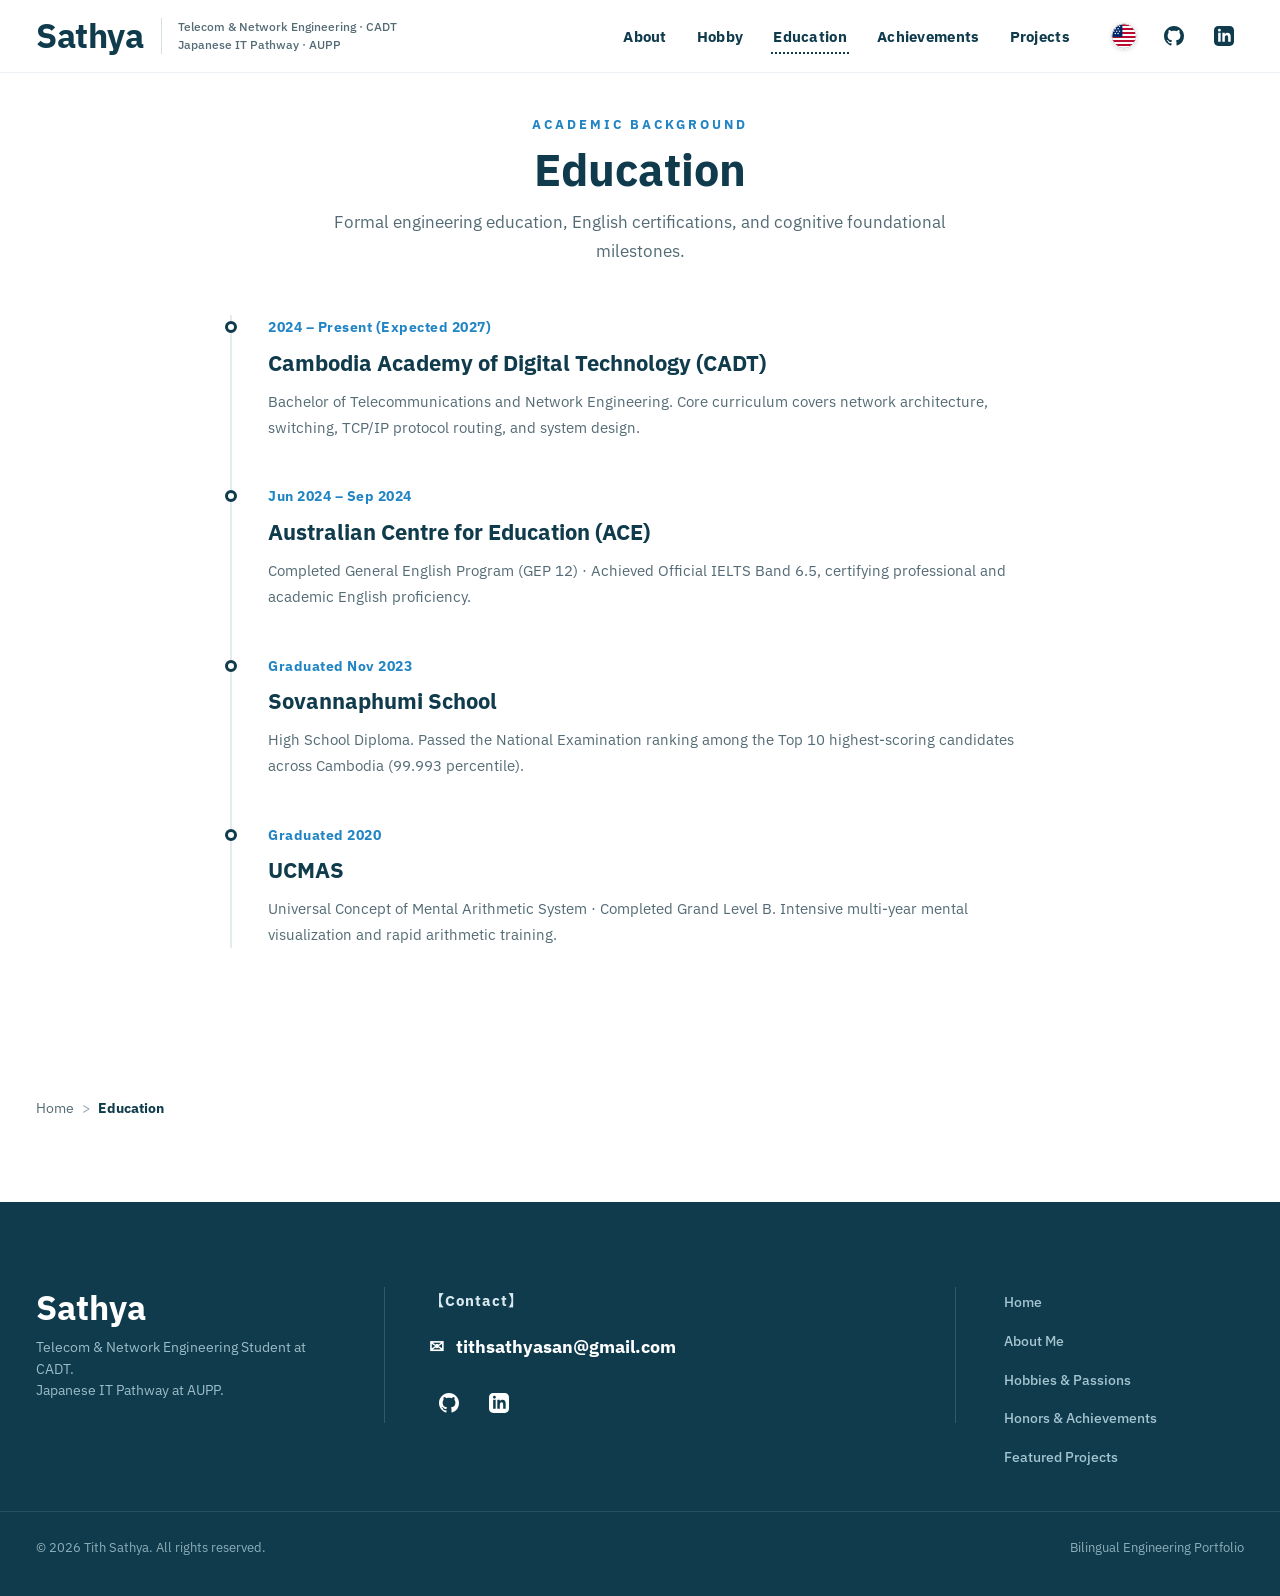
<file: education.html>
<!DOCTYPE html>
<html lang="en">
<head>
  <meta charset="UTF-8" />
  <meta name="viewport" content="width=device-width, initial-scale=1.0" />
  <title>Education | Sathya</title>
  <meta name="description" content="Academic background and educational timeline of Tith Sathya — CADT, ACE, Sovannaphumi School, UCMAS." />
  <link rel="preconnect" href="https://fonts.googleapis.com" />
  <link rel="preconnect" href="https://fonts.gstatic.com" crossorigin />
  <link href="https://fonts.googleapis.com/css2?family=IBM+Plex+Sans:ital,wght@0,300;0,400;0,500;0,600;0,700;1,400&family=Noto+Sans+JP:wght@400;500;700;900&display=swap" rel="stylesheet" />
  <link rel="stylesheet" href="style.css" />
</head>
<body>

  <!-- Header -->
  <header id="site-header">
    <div class="header-container">
      <a href="index.html" class="brand-group">
        <h1 class="brand-name" data-en="Sathya" data-ja="サティヤ">Sathya</h1>
        <p class="brand-tagline" data-en="Telecom & Network Engineering · CADT<br>Japanese IT Pathway · AUPP" data-ja="夢に向かって、歩み続ける。<br>CADT 電気通信 · AUPP 日本語IT">Telecom & Network Engineering · CADT<br>Japanese IT Pathway · AUPP</p>
      </a>

      <div class="nav-actions-wrap">
        <nav>
          <ul class="nav-links">
            <li><a href="about.html" class="nav-link" data-en="About" data-ja="自己紹介">About</a></li>
            <li><a href="hobby.html" class="nav-link" data-en="Hobby" data-ja="趣味">Hobby</a></li>
            <li><a href="education.html" class="nav-link active" data-en="Education" data-ja="学歴">Education</a></li>
            <li><a href="achievements.html" class="nav-link" data-en="Achievements" data-ja="実績">Achievements</a></li>
            <li><a href="projects.html" class="nav-link" data-en="Projects" data-ja="プロジェクト">Projects</a></li>
          </ul>
        </nav>

        <div class="header-icons">
          <button class="lang-flag-btn" aria-label="日本語に切替 (Switch to Japanese)" title="日本語に切替 (Switch to Japanese)">
            <svg class="flag-svg" viewBox="0 0 32 32" width="26" height="26" aria-hidden="true"><defs><clipPath id="us-clip"><circle cx="16" cy="16" r="15"/></clipPath></defs><g clip-path="url(#us-clip)"><rect width="32" height="32" fill="#bf0a30"/><path d="M0 4.92h32M0 9.85h32M0 14.77h32M0 19.69h32M0 24.62h32M0 29.54h32" stroke="#ffffff" stroke-width="2.46"/><rect width="14" height="17.2" fill="#002868"/><circle cx="3.5" cy="4" r="0.9" fill="#fff"/><circle cx="7" cy="4" r="0.9" fill="#fff"/><circle cx="10.5" cy="4" r="0.9" fill="#fff"/><circle cx="5.25" cy="7" r="0.9" fill="#fff"/><circle cx="8.75" cy="7" r="0.9" fill="#fff"/><circle cx="3.5" cy="10" r="0.9" fill="#fff"/><circle cx="7" cy="10" r="0.9" fill="#fff"/><circle cx="10.5" cy="10" r="0.9" fill="#fff"/><circle cx="5.25" cy="13" r="0.9" fill="#fff"/><circle cx="8.75" cy="13" r="0.9" fill="#fff"/></g><circle cx="16" cy="16" r="15" fill="none" stroke="#d5dde0" stroke-width="1.2"/></svg>
          </button>
          <a href="https://github.com/Jerry12sir" target="_blank" rel="noopener noreferrer" class="icon-btn" aria-label="GitHub profile">
            <svg viewBox="0 0 24 24"><path d="M12 0C5.37 0 0 5.37 0 12c0 5.31 3.435 9.795 8.205 11.385.6.105.825-.255.825-.57 0-.285-.015-1.23-.015-2.235-3.015.555-3.795-.735-4.035-1.41-.135-.345-.72-1.41-1.23-1.695-.42-.225-1.02-.78-.015-.795.945-.015 1.62.87 1.845 1.23 1.08 1.815 2.805 1.305 3.495.99.105-.78.42-1.305.765-1.605-2.67-.3-5.46-1.335-5.46-5.925 0-1.305.465-2.385 1.23-3.225-.12-.3-.54-1.53.12-3.18 0 0 1.005-.315 3.3 1.23.96-.27 1.98-.405 3-.405s2.04.135 3 .405c2.295-1.56 3.3-1.23 3.3-1.23.66 1.65.24 2.88.12 3.18.765.84 1.23 1.905 1.23 3.225 0 4.605-2.805 5.625-5.475 5.925.435.375.81 1.095.81 2.22 0 1.605-.015 2.895-.015 3.3 0 .315.225.69.825.57A12.02 12.02 0 0024 12c0-6.63-5.37-12-12-12z"/></svg>
          </a>
          <a href="https://www.linkedin.com/in/sathya-tith-368833337/" target="_blank" rel="noopener noreferrer" class="icon-btn" aria-label="LinkedIn profile">
            <svg viewBox="0 0 24 24"><path d="M19 0h-14c-2.761 0-5 2.239-5 5v14c0 2.761 2.239 5 5 5h14c2.762 0 5-2.239 5-5v-14c0-2.761-2.238-5-5-5zm-11 19h-3v-11h3v11zm-1.5-12.268c-.966 0-1.75-.79-1.75-1.764s.784-1.764 1.75-1.764 1.75.79 1.75 1.764-.783 1.764-1.75 1.764zm13.5 12.268h-3v-5.604c0-3.368-4-3.113-4 0v5.604h-3v-11h3v1.765c1.396-2.586 7-2.777 7 2.476v6.759z"/></svg>
          </a>
          <button id="mobile-toggle" class="mobile-toggle" aria-label="Toggle navigation">
            <svg viewBox="0 0 24 24" aria-hidden="true"><path d="M1.3 4.5h21.4M1.3 12h21.4M1.3 19.5h21.4"/></svg>
          </button>
        </div>
      </div>
    </div>
  </header>

  <!-- Mobile Drawer -->
  <div id="mobile-drawer" class="mobile-drawer">
    <a href="about.html" class="nav-link" data-en="About" data-ja="自己紹介">About</a>
    <a href="hobby.html" class="nav-link" data-en="Hobby" data-ja="趣味">Hobby</a>
    <a href="education.html" class="nav-link active" data-en="Education" data-ja="学歴">Education</a>
    <a href="achievements.html" class="nav-link" data-en="Achievements" data-ja="実績">Achievements</a>
    <a href="projects.html" class="nav-link" data-en="Projects" data-ja="プロジェクト">Projects</a>
  </div>

  <main class="page-container">
    <header class="page-header">
      <div class="page-kicker" data-en="Academic Background" data-ja="学問の歩み">Academic Background</div>
      <h2 class="page-title" data-en="Education" data-ja="学歴">Education</h2>
      <p class="page-subtitle" data-en="Formal engineering education, English certifications, and cognitive foundational milestones." data-ja="高等教育から語学資格、基礎能力開発までの学歴タイムラインです。">Formal engineering education, English certifications, and cognitive foundational milestones.</p>
    </header>

    <div class="edu-timeline">

      <!-- Item 1: CADT -->
      <div class="edu-item">
        <div class="edu-card">
          <span class="edu-date" data-en="2024 – Present (Expected 2027)" data-ja="2024年 – 現在（2027年卒業予定）">2024 – Present (Expected 2027)</span>
          <h3 data-en="Cambodia Academy of Digital Technology (CADT)" data-ja="カンボジアデジタル技術アカデミー（CADT）">Cambodia Academy of Digital Technology (CADT)</h3>
          <p data-en="Bachelor of Telecommunications and Network Engineering. Core curriculum covers network architecture, switching, TCP/IP protocol routing, and system design." data-ja="電気通信・ネットワーク工学 学士課程。ネットワークアーキテクチャ、TCP/IP、ルーティング、スイッチング、システム統合を専攻。">Bachelor of Telecommunications and Network Engineering. Core curriculum covers network architecture, switching, TCP/IP protocol routing, and system design.</p>
        </div>
      </div>

      <!-- Item 2: ACE -->
      <div class="edu-item">
        <div class="edu-card">
          <span class="edu-date" data-en="Jun 2024 – Sep 2024" data-ja="2024年6月 – 9月">Jun 2024 – Sep 2024</span>
          <h3 data-en="Australian Centre for Education (ACE)" data-ja="オーストラリア教育センター（ACE）">Australian Centre for Education (ACE)</h3>
          <p data-en="Completed General English Program (GEP 12) · Achieved Official IELTS Band 6.5, certifying professional and academic English proficiency." data-ja="一般英語プログラム（GEP 12）修了 · 公式IELTSスコア6.5取得。学術的および実践的な英語コミュニケーション能力を証明。">Completed General English Program (GEP 12) · Achieved Official IELTS Band 6.5, certifying professional and academic English proficiency.</p>
        </div>
      </div>

      <!-- Item 3: Sovannaphumi School -->
      <div class="edu-item">
        <div class="edu-card">
          <span class="edu-date" data-en="Graduated Nov 2023" data-ja="2023年11月 卒業">Graduated Nov 2023</span>
          <h3 data-en="Sovannaphumi School" data-ja="ソヴァンナプーミ校（高等学校）">Sovannaphumi School</h3>
          <p data-en="High School Diploma. Passed the National Examination ranking among the Top 10 highest-scoring candidates across Cambodia (99.993 percentile)." data-ja="高等学校卒業。カンボジア全国高校統一試験にて上位99.993パーセンタイル（全国Top10）の最高水準で合格・卒業。">High School Diploma. Passed the National Examination ranking among the Top 10 highest-scoring candidates across Cambodia (99.993 percentile).</p>
        </div>
      </div>

      <!-- Item 4: UCMAS -->
      <div class="edu-item">
        <div class="edu-card">
          <span class="edu-date" data-en="Graduated 2020" data-ja="2020年 修了">Graduated 2020</span>
          <h3>UCMAS</h3>
          <p data-en="Universal Concept of Mental Arithmetic System · Completed Grand Level B. Intensive multi-year mental visualization and rapid arithmetic training." data-ja="暗算知能開発プログラム · 最高難度のグランドレベルB修了。長年にわたる計算力、集中力、脳内イメージ処理能力の鍛錬。">Universal Concept of Mental Arithmetic System · Completed Grand Level B. Intensive multi-year mental visualization and rapid arithmetic training.</p>
        </div>
      </div>

    </div>
  </main>

  <div class="breadcrumb-bar">
    <a href="index.html" data-en="Home" data-ja="トップページ">Home</a>
    <span>&gt;</span>
    <span class="breadcrumb-current" data-en="Education" data-ja="学歴">Education</span>
  </div>

  <!-- Footer -->
  <footer class="footer-wave-wrap">
    <svg class="footer-top-wave-svg" viewBox="0 0 1440 60" fill="none" preserveAspectRatio="none" xmlns="http://www.w3.org/2000/svg">
      <path d="M0 30 C320 65, 640 -5, 960 25 C1200 45, 1360 15, 1440 28 L1440 60 L0 60 Z" fill="#0f3b4c"/>
    </svg>
    <button class="scroll-top-btn" aria-label="Scroll to top">↑</button>

    <div class="footer-main-inner">
      <div class="footer-brand">
        <div class="f-brand-name" data-en="Sathya" data-ja="サティヤ">Sathya</div>
        <p class="f-tagline" data-en="Telecom & Network Engineering Student at CADT.<br>Japanese IT Pathway at AUPP." data-ja="CADT 電気通信・ネットワーク工学専攻。<br>AUPP 日本語ITパスウェイ。">Telecom & Network Engineering Student at CADT.<br>Japanese IT Pathway at AUPP.</p>
      </div>

      <div class="footer-contact-block">
        <div class="contact-label-tag" data-en="【Contact】" data-ja="【お問い合わせ】">【Contact】</div>
        <a href="mailto:tithsathyasan@gmail.com" class="contact-email-link">
          <span>✉</span>
          <span>tithsathyasan@gmail.com</span>
        </a>
        <div class="footer-social-row">
          <a href="https://github.com/Jerry12sir" target="_blank" rel="noopener noreferrer" class="footer-social-btn" aria-label="GitHub"><svg viewBox="0 0 24 24"><path d="M12 0C5.37 0 0 5.37 0 12c0 5.31 3.435 9.795 8.205 11.385.6.105.825-.255.825-.57 0-.285-.015-1.23-.015-2.235-3.015.555-3.795-.735-4.035-1.41-.135-.345-.72-1.41-1.23-1.695-.42-.225-1.02-.78-.015-.795.945-.015 1.62.87 1.845 1.23 1.08 1.815 2.805 1.305 3.495.99.105-.78.42-1.305.765-1.605-2.67-.3-5.46-1.335-5.46-5.925 0-1.305.465-2.385 1.23-3.225-.12-.3-.54-1.53.12-3.18 0 0 1.005-.315 3.3 1.23.96-.27 1.98-.405 3-.405s2.04.135 3 .405c2.295-1.56 3.3-1.23 3.3-1.23.66 1.65.24 2.88.12 3.18.765.84 1.23 1.905 1.23 3.225 0 4.605-2.805 5.625-5.475 5.925.435.375.81 1.095.81 2.22 0 1.605-.015 2.895-.015 3.3 0 .315.225.69.825.57A12.02 12.02 0 0024 12c0-6.63-5.37-12-12-12z"/></svg></a>
          <a href="https://www.linkedin.com/in/sathya-tith-368833337/" target="_blank" rel="noopener noreferrer" class="footer-social-btn" aria-label="LinkedIn"><svg viewBox="0 0 24 24"><path d="M19 0h-14c-2.761 0-5 2.239-5 5v14c0 2.761 2.239 5 5 5h14c2.762 0 5-2.239 5-5v-14c0-2.761-2.238-5-5-5zm-11 19h-3v-11h3v11zm-1.5-12.268c-.966 0-1.75-.79-1.75-1.764s.784-1.764 1.75-1.764 1.75.79 1.75 1.764-.783 1.764-1.75 1.764zm13.5 12.268h-3v-5.604c0-3.368-4-3.113-4 0v5.604h-3v-11h3v1.765c1.396-2.586 7-2.777 7 2.476v6.759z"/></svg></a>
        </div>
      </div>

      <div class="footer-links-col">
        <ul class="footer-nav-list">
          <li><a href="index.html" data-en="Home" data-ja="トップページ">Home</a></li>
          <li><a href="about.html" data-en="About Me" data-ja="自己紹介">About Me</a></li>
          <li><a href="hobby.html" data-en="Hobbies & Passions" data-ja="趣味・興味">Hobbies & Passions</a></li>
          <li><a href="achievements.html" data-en="Honors & Achievements" data-ja="受賞・実績">Honors & Achievements</a></li>
          <li><a href="projects.html" data-en="Featured Projects" data-ja="プロジェクト一覧">Featured Projects</a></li>
        </ul>
      </div>
    </div>

    <div class="footer-bottom-bar">
      <div>© 2026 Tith Sathya. All rights reserved.</div>
      <div data-en="Bilingual Engineering Portfolio" data-ja="バイリンガル工学ポートフォリオ">Bilingual Engineering Portfolio</div>
    </div>
  </footer>

  <script src="script.js"></script>
</body>
</html>
</file>
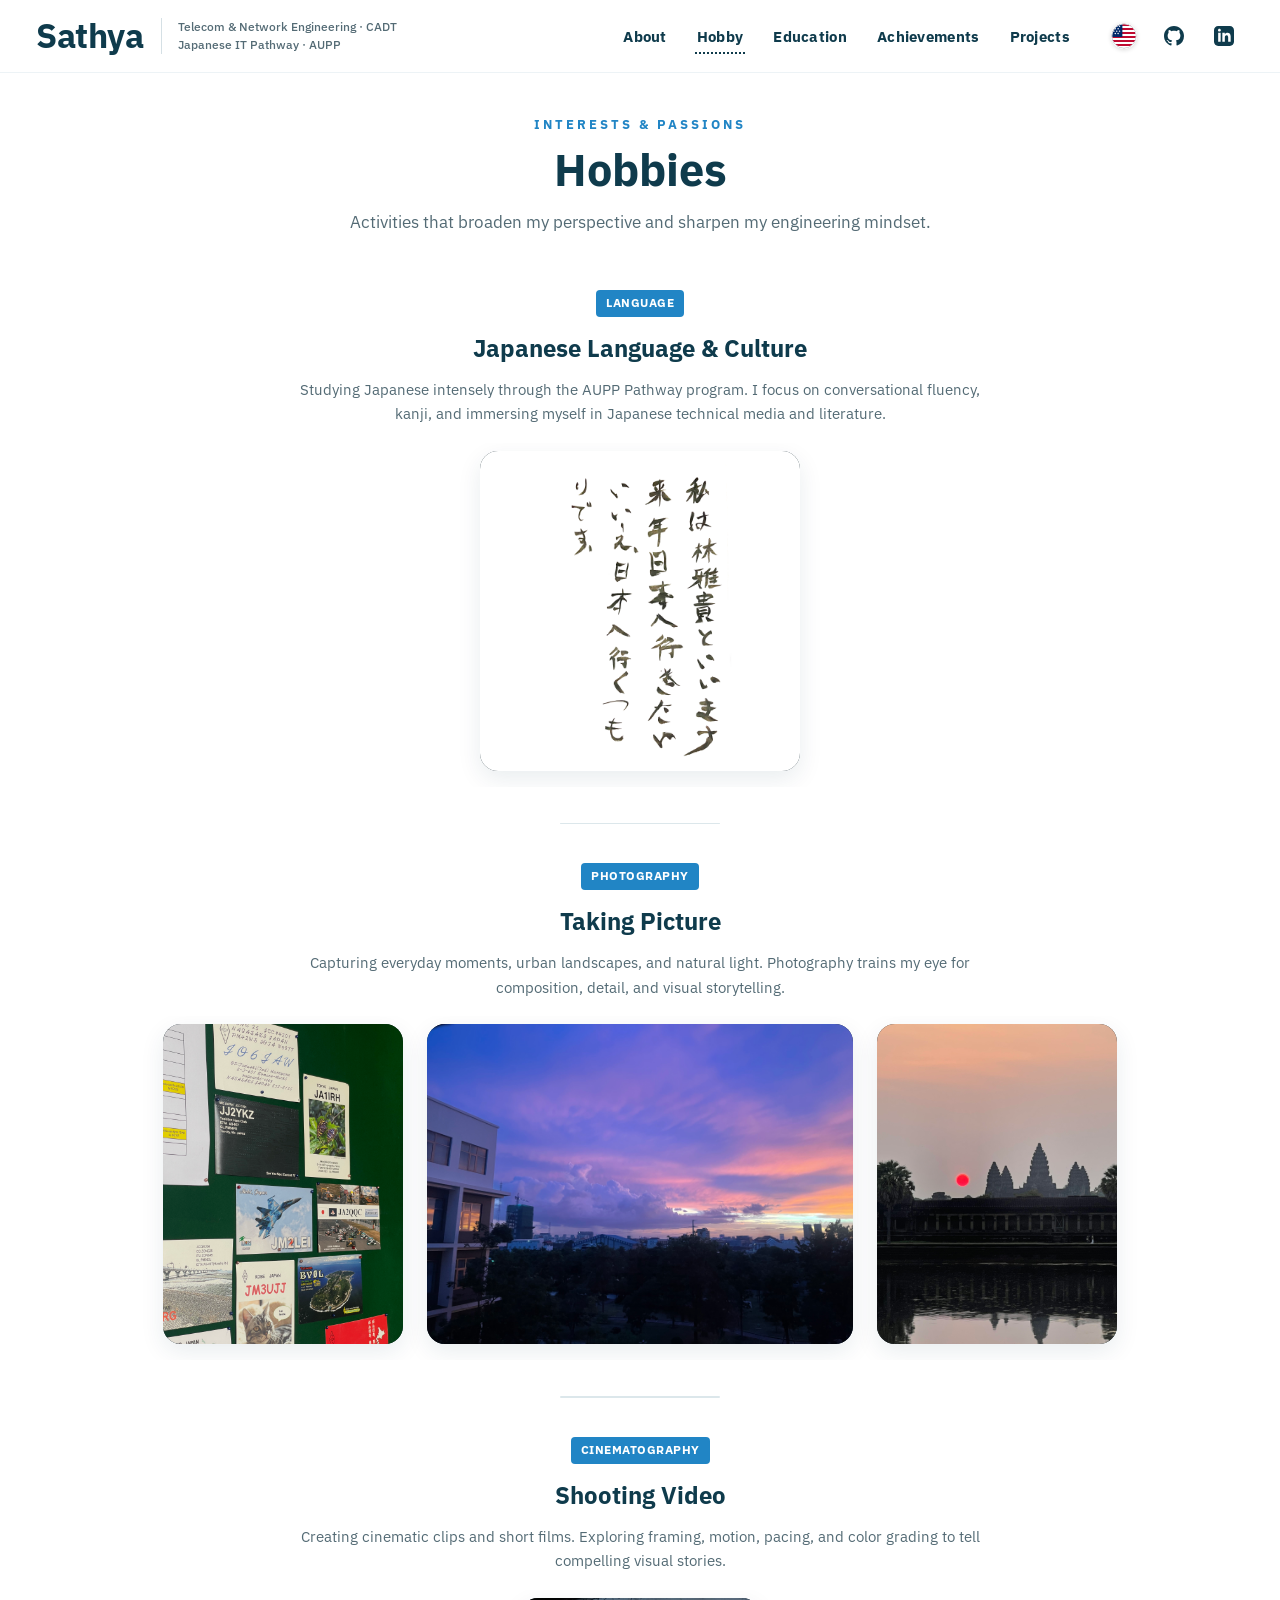
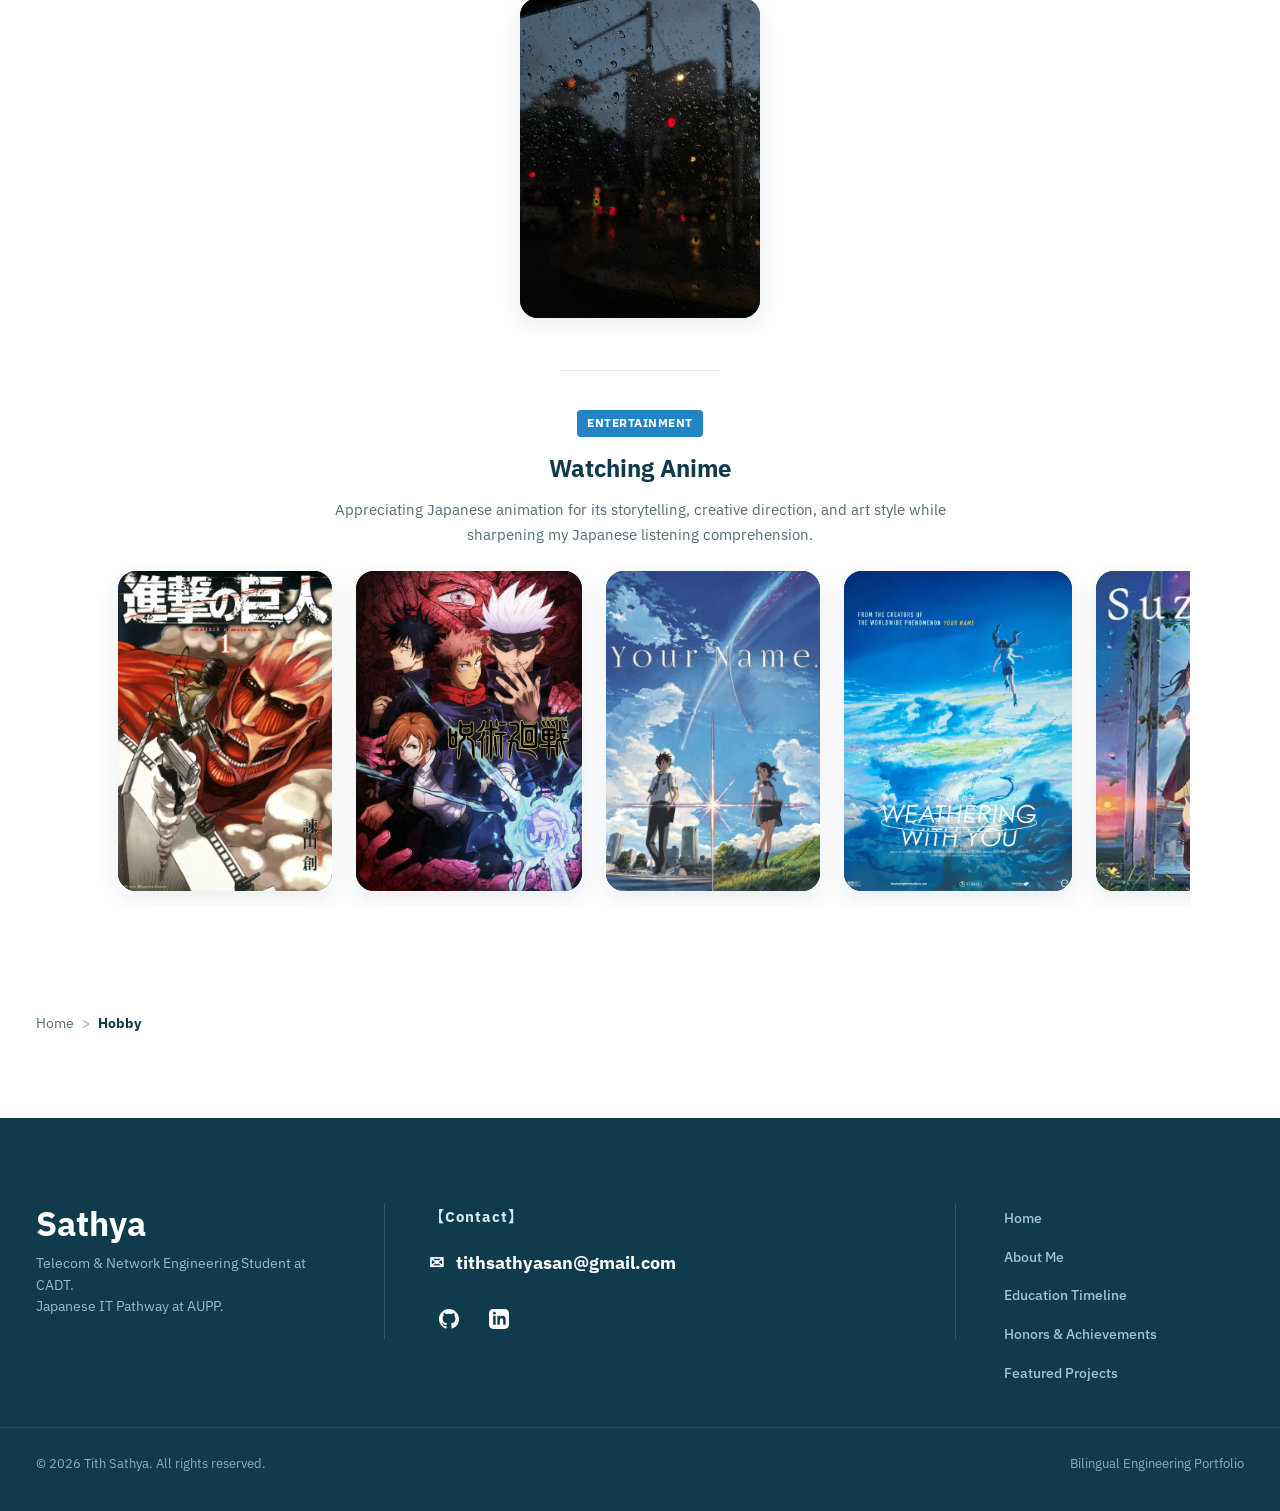
<file: hobby.html>
<!DOCTYPE html>
<html lang="en">
<head>
  <meta charset="UTF-8" />
  <meta name="viewport" content="width=device-width, initial-scale=1.0" />
  <title>Hobbies | Sathya</title>
  <meta name="description" content="Hobbies and interests of Tith Sathya — Japanese language learning, network tinkering, mental math, and technology." />
  <link rel="preconnect" href="https://fonts.googleapis.com" />
  <link rel="preconnect" href="https://fonts.gstatic.com" crossorigin />
  <link href="https://fonts.googleapis.com/css2?family=IBM+Plex+Sans:ital,wght@0,300;0,400;0,500;0,600;0,700;1,400&family=Noto+Sans+JP:wght@400;500;700;900&display=swap" rel="stylesheet" />
  <link rel="stylesheet" href="style.css" />
</head>
<body>

  <!-- Header -->
  <header id="site-header">
    <div class="header-container">
      <a href="index.html" class="brand-group">
        <h1 class="brand-name" data-en="Sathya" data-ja="サティヤ">Sathya</h1>
        <p class="brand-tagline" data-en="Telecom & Network Engineering · CADT<br>Japanese IT Pathway · AUPP" data-ja="夢に向かって、歩み続ける。<br>CADT 電気通信 · AUPP 日本語IT">Telecom & Network Engineering · CADT<br>Japanese IT Pathway · AUPP</p>
      </a>

      <div class="nav-actions-wrap">
        <nav>
          <ul class="nav-links">
            <li><a href="about.html" class="nav-link" data-en="About" data-ja="自己紹介">About</a></li>
            <li><a href="hobby.html" class="nav-link active" data-en="Hobby" data-ja="趣味">Hobby</a></li>
            <li><a href="education.html" class="nav-link" data-en="Education" data-ja="学歴">Education</a></li>
            <li><a href="achievements.html" class="nav-link" data-en="Achievements" data-ja="実績">Achievements</a></li>
            <li><a href="projects.html" class="nav-link" data-en="Projects" data-ja="プロジェクト">Projects</a></li>
          </ul>
        </nav>

        <div class="header-icons">
          <button class="lang-flag-btn" aria-label="日本語に切替 (Switch to Japanese)" title="日本語に切替 (Switch to Japanese)">
            <svg class="flag-svg" viewBox="0 0 32 32" width="26" height="26" aria-hidden="true"><defs><clipPath id="us-clip"><circle cx="16" cy="16" r="15"/></clipPath></defs><g clip-path="url(#us-clip)"><rect width="32" height="32" fill="#bf0a30"/><path d="M0 4.92h32M0 9.85h32M0 14.77h32M0 19.69h32M0 24.62h32M0 29.54h32" stroke="#ffffff" stroke-width="2.46"/><rect width="14" height="17.2" fill="#002868"/><circle cx="3.5" cy="4" r="0.9" fill="#fff"/><circle cx="7" cy="4" r="0.9" fill="#fff"/><circle cx="10.5" cy="4" r="0.9" fill="#fff"/><circle cx="5.25" cy="7" r="0.9" fill="#fff"/><circle cx="8.75" cy="7" r="0.9" fill="#fff"/><circle cx="3.5" cy="10" r="0.9" fill="#fff"/><circle cx="7" cy="10" r="0.9" fill="#fff"/><circle cx="10.5" cy="10" r="0.9" fill="#fff"/><circle cx="5.25" cy="13" r="0.9" fill="#fff"/><circle cx="8.75" cy="13" r="0.9" fill="#fff"/></g><circle cx="16" cy="16" r="15" fill="none" stroke="#d5dde0" stroke-width="1.2"/></svg>
          </button>
          <a href="https://github.com/Jerry12sir" target="_blank" rel="noopener noreferrer" class="icon-btn" aria-label="GitHub profile">
            <svg viewBox="0 0 24 24"><path d="M12 0C5.37 0 0 5.37 0 12c0 5.31 3.435 9.795 8.205 11.385.6.105.825-.255.825-.57 0-.285-.015-1.23-.015-2.235-3.015.555-3.795-.735-4.035-1.41-.135-.345-.72-1.41-1.23-1.695-.42-.225-1.02-.78-.015-.795.945-.015 1.62.87 1.845 1.23 1.08 1.815 2.805 1.305 3.495.99.105-.78.42-1.305.765-1.605-2.67-.3-5.46-1.335-5.46-5.925 0-1.305.465-2.385 1.23-3.225-.12-.3-.54-1.53.12-3.18 0 0 1.005-.315 3.3 1.23.96-.27 1.98-.405 3-.405s2.04.135 3 .405c2.295-1.56 3.3-1.23 3.3-1.23.66 1.65.24 2.88.12 3.18.765.84 1.23 1.905 1.23 3.225 0 4.605-2.805 5.625-5.475 5.925.435.375.81 1.095.81 2.22 0 1.605-.015 2.895-.015 3.3 0 .315.225.69.825.57A12.02 12.02 0 0024 12c0-6.63-5.37-12-12-12z"/></svg>
          </a>
          <a href="https://www.linkedin.com/in/sathya-tith-368833337/" target="_blank" rel="noopener noreferrer" class="icon-btn" aria-label="LinkedIn profile">
            <svg viewBox="0 0 24 24"><path d="M19 0h-14c-2.761 0-5 2.239-5 5v14c0 2.761 2.239 5 5 5h14c2.762 0 5-2.239 5-5v-14c0-2.761-2.238-5-5-5zm-11 19h-3v-11h3v11zm-1.5-12.268c-.966 0-1.75-.79-1.75-1.764s.784-1.764 1.75-1.764 1.75.79 1.75 1.764-.783 1.764-1.75 1.764zm13.5 12.268h-3v-5.604c0-3.368-4-3.113-4 0v5.604h-3v-11h3v1.765c1.396-2.586 7-2.777 7 2.476v6.759z"/></svg>
          </a>
          <button id="mobile-toggle" class="mobile-toggle" aria-label="Toggle navigation">
            <svg viewBox="0 0 24 24" aria-hidden="true"><path d="M1.3 4.5h21.4M1.3 12h21.4M1.3 19.5h21.4"/></svg>
          </button>
        </div>
      </div>
    </div>
  </header>

  <!-- Mobile Drawer -->
  <div id="mobile-drawer" class="mobile-drawer">
    <a href="about.html" class="nav-link" data-en="About" data-ja="自己紹介">About</a>
    <a href="hobby.html" class="nav-link active" data-en="Hobby" data-ja="趣味">Hobby</a>
    <a href="education.html" class="nav-link" data-en="Education" data-ja="学歴">Education</a>
    <a href="achievements.html" class="nav-link" data-en="Achievements" data-ja="実績">Achievements</a>
    <a href="projects.html" class="nav-link" data-en="Projects" data-ja="プロジェクト">Projects</a>
  </div>

  <main class="page-container">
    <header class="page-header">
      <div class="page-kicker" data-en="Interests & Passions" data-ja="興味と探求">Interests & Passions</div>
      <h2 class="page-title" data-en="Hobbies" data-ja="趣味・探求">Hobbies</h2>
      <p class="page-subtitle" data-en="Activities that broaden my perspective and sharpen my engineering mindset." data-ja="視野を広げ、エンジニアとしての知的好奇心を刺激する活動です。">Activities that broaden my perspective and sharpen my engineering mindset.</p>
    </header>

    <!-- 4 Hobby Sections (Going down with standalone photo galleries & dividers) -->

    <!-- Section 1: Japanese Language & Culture -->
    <section class="hobby-section">
      <div class="hobby-header-block">
        <span class="feature-category" data-en="LANGUAGE" data-ja="語学">LANGUAGE</span>
        <h3 class="hobby-section-title" data-en="Japanese Language & Culture" data-ja="日本語学習と文化探求">Japanese Language & Culture</h3>
        <p class="hobby-section-desc" data-en="Studying Japanese intensely through the AUPP Pathway program. I focus on conversational fluency, kanji, and immersing myself in Japanese technical media and literature." data-ja="AUPP日本語ITプログラムを通じて日常会話からビジネス日本語まで熱心に学習中。言語の習得と共に日本文化の深さを学んでいます。">Studying Japanese intensely through the AUPP Pathway program. I focus on conversational fluency, kanji, and immersing myself in Japanese technical media and literature.</p>
      </div>

      <!-- Pure Standalone Picture Gallery (No text attached) -->
      <div class="hobby-photo-gallery">
        <div class="hobby-photo-track">
          <div class="hobby-photo-frame">
            <img src="images/hobbies/hobby-japanese.jpg" alt="Japanese Language & Culture" />
          </div>
        </div>
      </div>
    </section>

    <!-- Divider Line (Doesn't reach from side to side) -->
    <div class="hobby-section-divider"></div>

    <!-- Section 2: Taking Picture -->
    <section class="hobby-section">
      <div class="hobby-header-block">
        <span class="feature-category" data-en="PHOTOGRAPHY" data-ja="写真撮影">PHOTOGRAPHY</span>
        <h3 class="hobby-section-title" data-en="Taking Picture" data-ja="写真撮影">Taking Picture</h3>
        <p class="hobby-section-desc" data-en="Capturing everyday moments, urban landscapes, and natural light. Photography trains my eye for composition, detail, and visual storytelling." data-ja="街並み、光と影、日常の美しい瞬間をカメラで切り取ります。構図や色彩の美しさを探求する大切な時間です。">Capturing everyday moments, urban landscapes, and natural light. Photography trains my eye for composition, detail, and visual storytelling.</p>
      </div>

      <div class="hobby-photo-gallery">
        <div class="hobby-photo-track">
          <div class="hobby-photo-frame">
            <img src="images/hobbies/hobby-photo.jpg" alt="Taking Picture — Camera & City View" />
          </div>
          <div class="hobby-photo-frame">
            <img src="images/hobbies/hobby-photo-2.jpg" alt="Taking Picture — Tokyo Neon Night Walk" />
          </div>
          <div class="hobby-photo-frame">
            <img src="images/hobbies/hobby-photo-3.jpg" alt="Taking Picture — Golden Hour Ocean Sunset" />
          </div>
        </div>
      </div>
    </section>

    <!-- Divider Line -->
    <div class="hobby-section-divider"></div>

    <!-- Section 3: Shooting Video -->
    <section class="hobby-section">
      <div class="hobby-header-block">
        <span class="feature-category" data-en="CINEMATOGRAPHY" data-ja="映像制作">CINEMATOGRAPHY</span>
        <h3 class="hobby-section-title" data-en="Shooting Video" data-ja="動画撮影・映像制作">Shooting Video</h3>
        <p class="hobby-section-desc" data-en="Creating cinematic clips and short films. Exploring framing, motion, pacing, and color grading to tell compelling visual stories." data-ja="シネマティックな動画撮影と映像編集。カメラワーク、トランジション、カラーグレーディングで感情を伝える映像を制作。">Creating cinematic clips and short films. Exploring framing, motion, pacing, and color grading to tell compelling visual stories.</p>
      </div>

      <div class="hobby-photo-gallery">
        <div class="hobby-photo-track">
          <div class="hobby-photo-frame">
            <img src="images/hobbies/hobby-video.jpg" alt="Shooting Video" />
          </div>
        </div>
      </div>
    </section>

    <!-- Divider Line -->
    <div class="hobby-section-divider"></div>

    <!-- Section 4: Watching Anime -->
    <section class="hobby-section">
      <div class="hobby-header-block">
        <span class="feature-category" data-en="ENTERTAINMENT" data-ja="アニメ鑑賞">ENTERTAINMENT</span>
        <h3 class="hobby-section-title" data-en="Watching Anime" data-ja="アニメ鑑賞">Watching Anime</h3>
        <p class="hobby-section-desc" data-en="Appreciating Japanese animation for its storytelling, creative direction, and art style while sharpening my Japanese listening comprehension." data-ja="緻密な作画、独自の世界観、心動かされるストーリーに惹かれ鑑賞。日本語の自然なリスニング力向上にも役立っています。">Appreciating Japanese animation for its storytelling, creative direction, and art style while sharpening my Japanese listening comprehension.</p>
      </div>

      <div class="hobby-photo-gallery">
        <div class="hobby-photo-track">
          <div class="hobby-photo-frame">
            <img src="images/hobbies/hobby-anime.jpg" alt="Watching Anime" />
          </div>
          <div class="hobby-photo-frame">
            <img src="images/hobbies/hobby-jjk.jpg" alt="Watching Anime — Jujutsu Kaisen" />
          </div>
          <div class="hobby-photo-frame">
            <img src="images/hobbies/hobby-yourname.jpg" alt="Watching Anime — Your Name" />
          </div>
          <div class="hobby-photo-frame">
            <img src="images/hobbies/hobby-tenkinoko.jpg" alt="Watching Anime — Weathering With You" />
          </div>
          <div class="hobby-photo-frame">
            <img src="images/hobbies/hobby-suzume.jpg" alt="Watching Anime — Suzume" />
          </div>
        </div>
      </div>
    </section>
  </main>

  <div class="breadcrumb-bar">
    <a href="index.html" data-en="Home" data-ja="トップページ">Home</a>
    <span>&gt;</span>
    <span class="breadcrumb-current" data-en="Hobby" data-ja="趣味">Hobby</span>
  </div>

  <!-- Footer -->
  <footer class="footer-wave-wrap">
    <svg class="footer-top-wave-svg" viewBox="0 0 1440 60" fill="none" preserveAspectRatio="none" xmlns="http://www.w3.org/2000/svg">
      <path d="M0 30 C320 65, 640 -5, 960 25 C1200 45, 1360 15, 1440 28 L1440 60 L0 60 Z" fill="#0f3b4c"/>
    </svg>
    <button class="scroll-top-btn" aria-label="Scroll to top">↑</button>

    <div class="footer-main-inner">
      <div class="footer-brand">
        <div class="f-brand-name" data-en="Sathya" data-ja="サティヤ">Sathya</div>
        <p class="f-tagline" data-en="Telecom & Network Engineering Student at CADT.<br>Japanese IT Pathway at AUPP." data-ja="CADT 電気通信・ネットワーク工学専攻。<br>AUPP 日本語ITパスウェイ。">Telecom & Network Engineering Student at CADT.<br>Japanese IT Pathway at AUPP.</p>
      </div>

      <div class="footer-contact-block">
        <div class="contact-label-tag" data-en="【Contact】" data-ja="【お問い合わせ】">【Contact】</div>
        <a href="mailto:tithsathyasan@gmail.com" class="contact-email-link">
          <span>✉</span>
          <span>tithsathyasan@gmail.com</span>
        </a>
        <div class="footer-social-row">
          <a href="https://github.com/Jerry12sir" target="_blank" rel="noopener noreferrer" class="footer-social-btn" aria-label="GitHub"><svg viewBox="0 0 24 24"><path d="M12 0C5.37 0 0 5.37 0 12c0 5.31 3.435 9.795 8.205 11.385.6.105.825-.255.825-.57 0-.285-.015-1.23-.015-2.235-3.015.555-3.795-.735-4.035-1.41-.135-.345-.72-1.41-1.23-1.695-.42-.225-1.02-.78-.015-.795.945-.015 1.62.87 1.845 1.23 1.08 1.815 2.805 1.305 3.495.99.105-.78.42-1.305.765-1.605-2.67-.3-5.46-1.335-5.46-5.925 0-1.305.465-2.385 1.23-3.225-.12-.3-.54-1.53.12-3.18 0 0 1.005-.315 3.3 1.23.96-.27 1.98-.405 3-.405s2.04.135 3 .405c2.295-1.56 3.3-1.23 3.3-1.23.66 1.65.24 2.88.12 3.18.765.84 1.23 1.905 1.23 3.225 0 4.605-2.805 5.625-5.475 5.925.435.375.81 1.095.81 2.22 0 1.605-.015 2.895-.015 3.3 0 .315.225.69.825.57A12.02 12.02 0 0024 12c0-6.63-5.37-12-12-12z"/></svg></a>
          <a href="https://www.linkedin.com/in/sathya-tith-368833337/" target="_blank" rel="noopener noreferrer" class="footer-social-btn" aria-label="LinkedIn"><svg viewBox="0 0 24 24"><path d="M19 0h-14c-2.761 0-5 2.239-5 5v14c0 2.761 2.239 5 5 5h14c2.762 0 5-2.239 5-5v-14c0-2.761-2.238-5-5-5zm-11 19h-3v-11h3v11zm-1.5-12.268c-.966 0-1.75-.79-1.75-1.764s.784-1.764 1.75-1.764 1.75.79 1.75 1.764-.783 1.764-1.75 1.764zm13.5 12.268h-3v-5.604c0-3.368-4-3.113-4 0v5.604h-3v-11h3v1.765c1.396-2.586 7-2.777 7 2.476v6.759z"/></svg></a>
        </div>
      </div>

      <div class="footer-links-col">
        <ul class="footer-nav-list">
          <li><a href="index.html" data-en="Home" data-ja="トップページ">Home</a></li>
          <li><a href="about.html" data-en="About Me" data-ja="自己紹介">About Me</a></li>
          <li><a href="education.html" data-en="Education Timeline" data-ja="学歴タイムライン">Education Timeline</a></li>
          <li><a href="achievements.html" data-en="Honors & Achievements" data-ja="受賞・実績">Honors & Achievements</a></li>
          <li><a href="projects.html" data-en="Featured Projects" data-ja="プロジェクト一覧">Featured Projects</a></li>
        </ul>
      </div>
    </div>

    <div class="footer-bottom-bar">
      <div>© 2026 Tith Sathya. All rights reserved.</div>
      <div data-en="Bilingual Engineering Portfolio" data-ja="バイリンガル工学ポートフォリオ">Bilingual Engineering Portfolio</div>
    </div>
  </footer>

  <script src="script.js"></script>
</body>
</html>
</file>
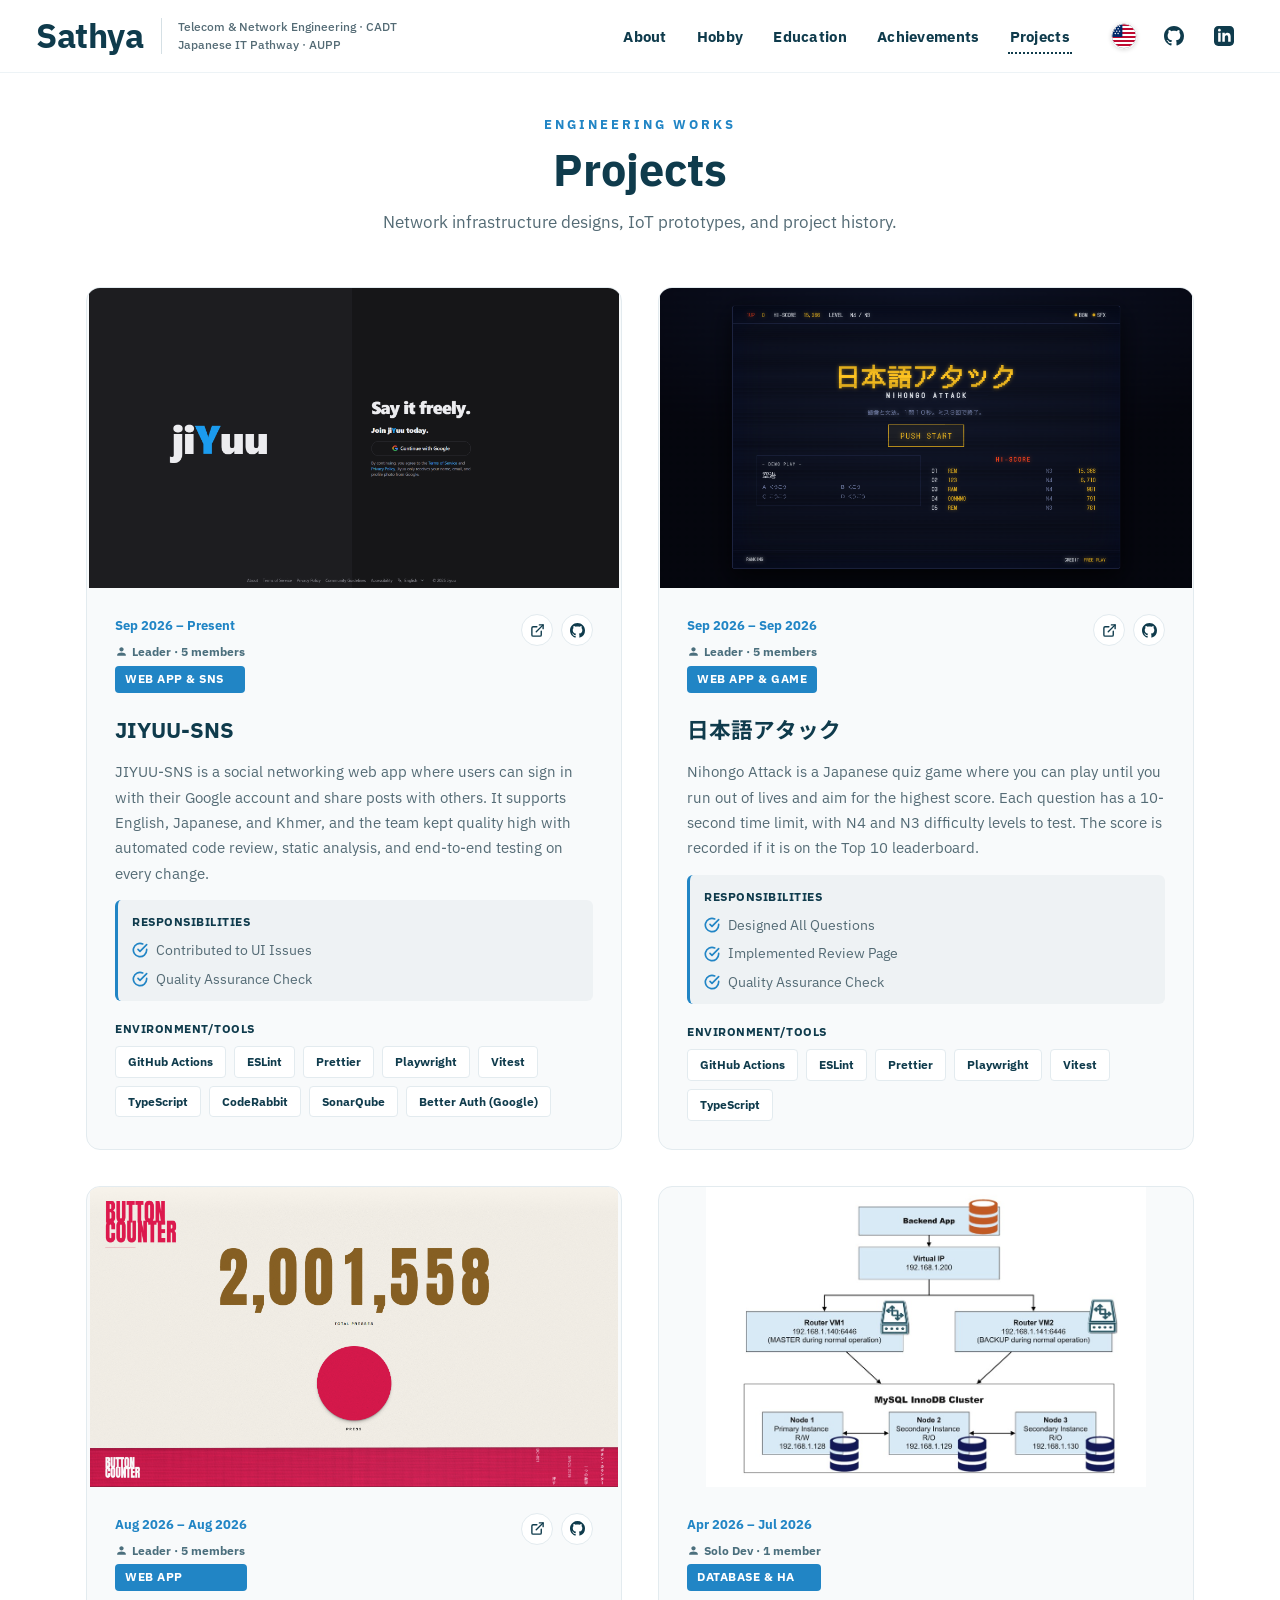
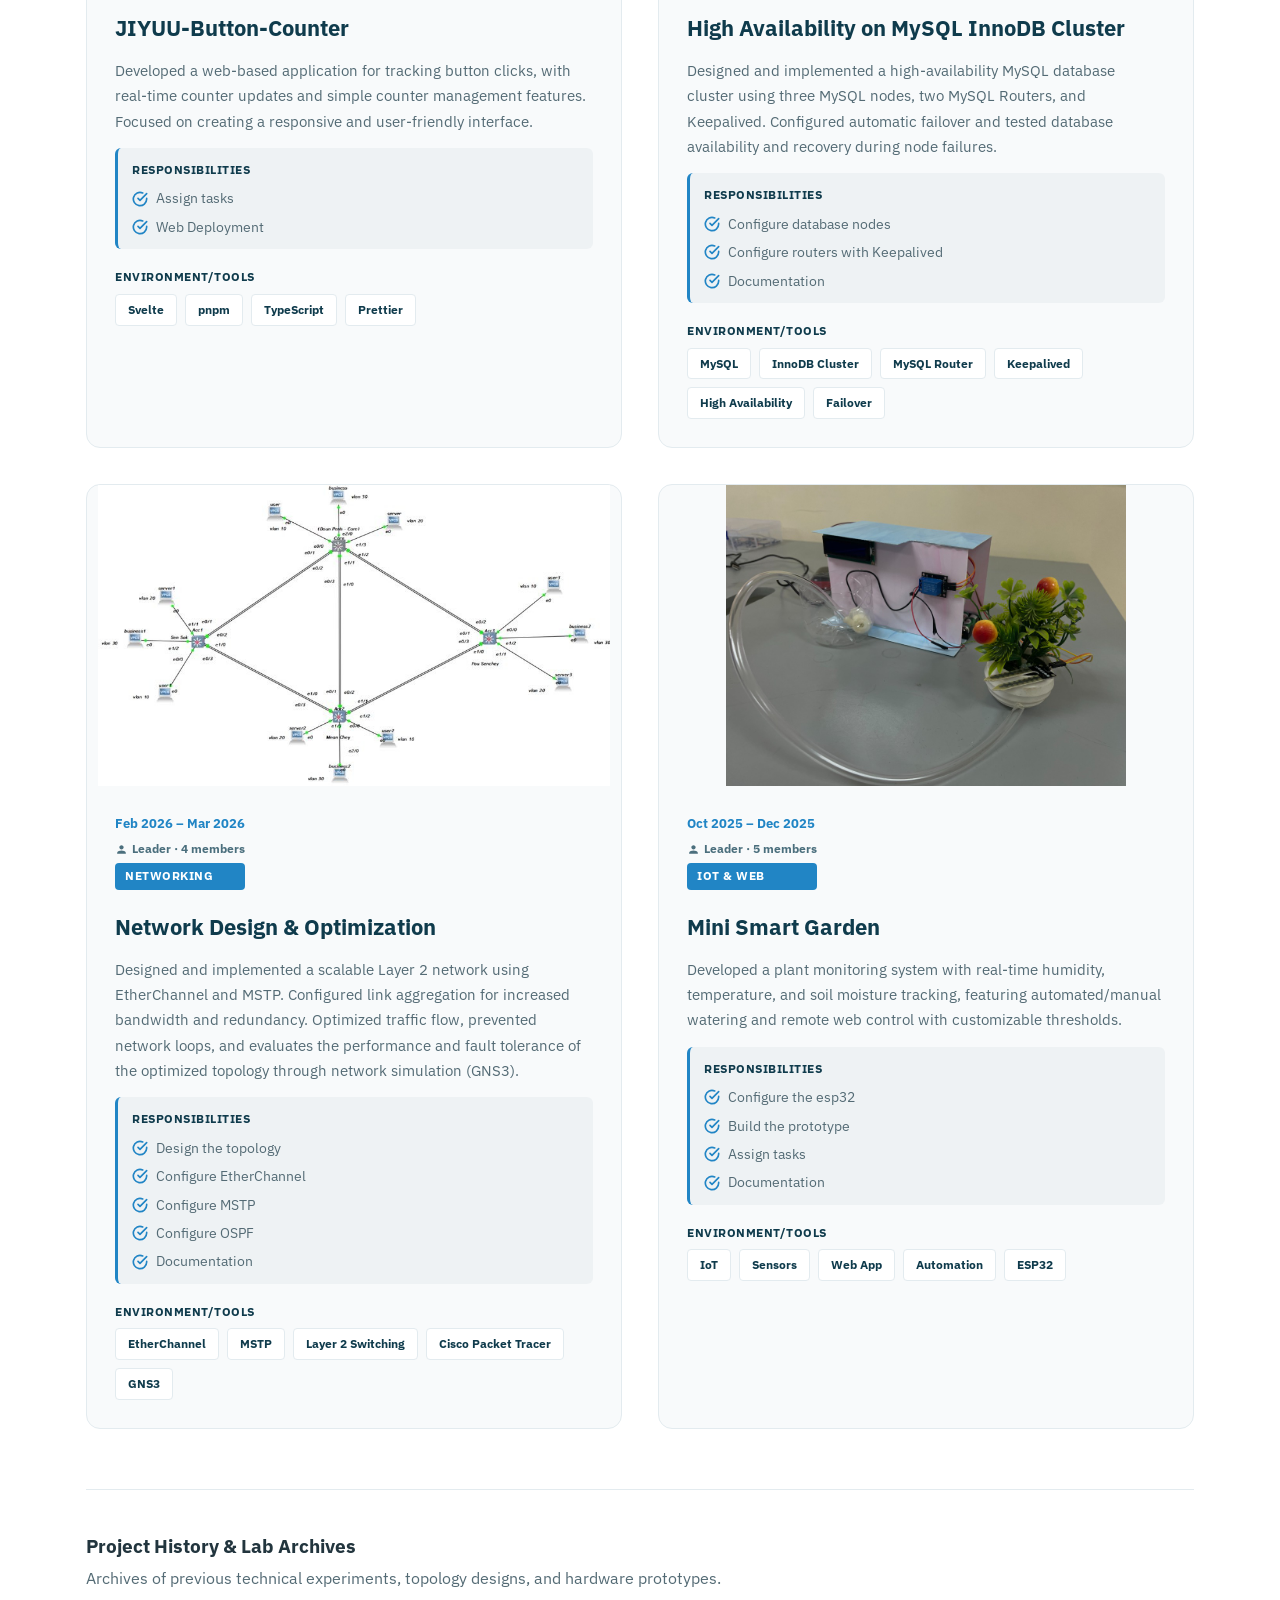
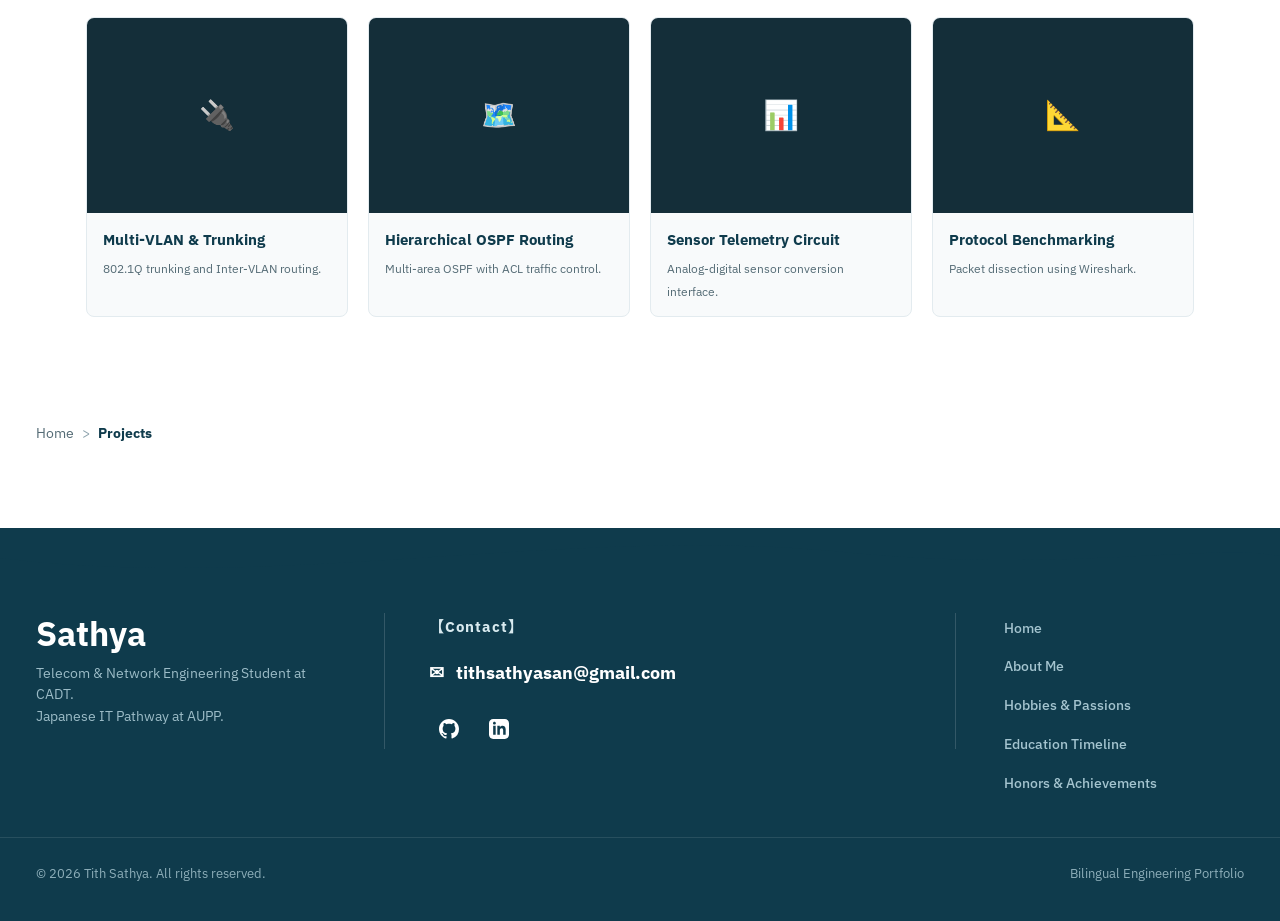
<file: projects.html>
<!DOCTYPE html>
<html lang="en">
<head>
  <meta charset="UTF-8" />
  <meta name="viewport" content="width=device-width, initial-scale=1.0" />
  <title>Projects | Sathya</title>
  <meta name="description" content="Engineering projects and project history of Tith Sathya — Network Design & Optimization, Mini Smart Garden IoT, and project gallery." />
  <link rel="preconnect" href="https://fonts.googleapis.com" />
  <link rel="preconnect" href="https://fonts.gstatic.com" crossorigin />
  <link href="https://fonts.googleapis.com/css2?family=IBM+Plex+Sans:ital,wght@0,300;0,400;0,500;0,600;0,700;1,400&family=Noto+Sans+JP:wght@400;500;700;900&display=swap" rel="stylesheet" />
  <link rel="stylesheet" href="style.css" />
</head>
<body>

  <!-- Header -->
  <header id="site-header">
    <div class="header-container">
      <a href="index.html" class="brand-group">
        <h1 class="brand-name" data-en="Sathya" data-ja="サティヤ">Sathya</h1>
        <p class="brand-tagline" data-en="Telecom & Network Engineering · CADT<br>Japanese IT Pathway · AUPP" data-ja="夢に向かって、歩み続ける。<br>CADT 電気通信 · AUPP 日本語IT">Telecom & Network Engineering · CADT<br>Japanese IT Pathway · AUPP</p>
      </a>

      <div class="nav-actions-wrap">
        <nav>
          <ul class="nav-links">
            <li><a href="about.html" class="nav-link" data-en="About" data-ja="自己紹介">About</a></li>
            <li><a href="hobby.html" class="nav-link" data-en="Hobby" data-ja="趣味">Hobby</a></li>
            <li><a href="education.html" class="nav-link" data-en="Education" data-ja="学歴">Education</a></li>
            <li><a href="achievements.html" class="nav-link" data-en="Achievements" data-ja="実績">Achievements</a></li>
            <li><a href="projects.html" class="nav-link active" data-en="Projects" data-ja="プロジェクト">Projects</a></li>
          </ul>
        </nav>

        <div class="header-icons">
          <button class="lang-flag-btn" aria-label="日本語に切替 (Switch to Japanese)" title="日本語に切替 (Switch to Japanese)">
            <svg class="flag-svg" viewBox="0 0 32 32" width="26" height="26" aria-hidden="true"><defs><clipPath id="us-clip"><circle cx="16" cy="16" r="15"/></clipPath></defs><g clip-path="url(#us-clip)"><rect width="32" height="32" fill="#bf0a30"/><path d="M0 4.92h32M0 9.85h32M0 14.77h32M0 19.69h32M0 24.62h32M0 29.54h32" stroke="#ffffff" stroke-width="2.46"/><rect width="14" height="17.2" fill="#002868"/><circle cx="3.5" cy="4" r="0.9" fill="#fff"/><circle cx="7" cy="4" r="0.9" fill="#fff"/><circle cx="10.5" cy="4" r="0.9" fill="#fff"/><circle cx="5.25" cy="7" r="0.9" fill="#fff"/><circle cx="8.75" cy="7" r="0.9" fill="#fff"/><circle cx="3.5" cy="10" r="0.9" fill="#fff"/><circle cx="7" cy="10" r="0.9" fill="#fff"/><circle cx="10.5" cy="10" r="0.9" fill="#fff"/><circle cx="5.25" cy="13" r="0.9" fill="#fff"/><circle cx="8.75" cy="13" r="0.9" fill="#fff"/></g><circle cx="16" cy="16" r="15" fill="none" stroke="#d5dde0" stroke-width="1.2"/></svg>
          </button>
          <a href="https://github.com/Jerry12sir" target="_blank" rel="noopener noreferrer" class="icon-btn" aria-label="GitHub profile">
            <svg viewBox="0 0 24 24"><path d="M12 0C5.37 0 0 5.37 0 12c0 5.31 3.435 9.795 8.205 11.385.6.105.825-.255.825-.57 0-.285-.015-1.23-.015-2.235-3.015.555-3.795-.735-4.035-1.41-.135-.345-.72-1.41-1.23-1.695-.42-.225-1.02-.78-.015-.795.945-.015 1.62.87 1.845 1.23 1.08 1.815 2.805 1.305 3.495.99.105-.78.42-1.305.765-1.605-2.67-.3-5.46-1.335-5.46-5.925 0-1.305.465-2.385 1.23-3.225-.12-.3-.54-1.53.12-3.18 0 0 1.005-.315 3.3 1.23.96-.27 1.98-.405 3-.405s2.04.135 3 .405c2.295-1.56 3.3-1.23 3.3-1.23.66 1.65.24 2.88.12 3.18.765.84 1.23 1.905 1.23 3.225 0 4.605-2.805 5.625-5.475 5.925.435.375.81 1.095.81 2.22 0 1.605-.015 2.895-.015 3.3 0 .315.225.69.825.57A12.02 12.02 0 0024 12c0-6.63-5.37-12-12-12z"/></svg>
          </a>
          <a href="https://www.linkedin.com/in/sathya-tith-368833337/" target="_blank" rel="noopener noreferrer" class="icon-btn" aria-label="LinkedIn profile">
            <svg viewBox="0 0 24 24"><path d="M19 0h-14c-2.761 0-5 2.239-5 5v14c0 2.761 2.239 5 5 5h14c2.762 0 5-2.239 5-5v-14c0-2.761-2.238-5-5-5zm-11 19h-3v-11h3v11zm-1.5-12.268c-.966 0-1.75-.79-1.75-1.764s.784-1.764 1.75-1.764 1.75.79 1.75 1.764-.783 1.764-1.75 1.764zm13.5 12.268h-3v-5.604c0-3.368-4-3.113-4 0v5.604h-3v-11h3v1.765c1.396-2.586 7-2.777 7 2.476v6.759z"/></svg>
          </a>
          <button id="mobile-toggle" class="mobile-toggle" aria-label="Toggle navigation">
            <svg viewBox="0 0 24 24" aria-hidden="true"><path d="M1.3 4.5h21.4M1.3 12h21.4M1.3 19.5h21.4"/></svg>
          </button>
        </div>
      </div>
    </div>
  </header>

  <!-- Mobile Drawer -->
  <div id="mobile-drawer" class="mobile-drawer">
    <a href="about.html" class="nav-link" data-en="About" data-ja="自己紹介">About</a>
    <a href="hobby.html" class="nav-link" data-en="Hobby" data-ja="趣味">Hobby</a>
    <a href="education.html" class="nav-link" data-en="Education" data-ja="学歴">Education</a>
    <a href="achievements.html" class="nav-link" data-en="Achievements" data-ja="実績">Achievements</a>
    <a href="projects.html" class="nav-link active" data-en="Projects" data-ja="プロジェクト">Projects</a>
  </div>

  <main class="page-container">
    <header class="page-header">
      <div class="page-kicker" data-en="Engineering Works" data-ja="開発・制作物">Engineering Works</div>
      <h2 class="page-title" data-en="Projects" data-ja="プロジェクト">Projects</h2>
      <p class="page-subtitle" data-en="Network infrastructure designs, IoT prototypes, and project history." data-ja="ネットワーク構成設計、IoTシステム、これまでの制作履歴です。">Network infrastructure designs, IoT prototypes, and project history.</p>
    </header>

    <div class="projects-showcase-grid">

      <!-- Project: JIYUU-SNS -->
      <article id="jiyuu-sns" class="project-showcase-card">
        <div class="project-img-container">
          <img src="images/projects/project-jiyuu-sns.png" alt="JIYUU-SNS" />
        </div>
        <div class="project-body">
          <div class="project-header-top">
            <div class="project-meta-badges">
              <span class="project-timeline-date" data-en="Sep 2026 – Present" data-ja="2026年9月 – 現在">Sep 2026 – Present</span>
              <span class="project-team-badge">
                <svg width="13" height="13" viewBox="0 0 24 24" fill="currentColor" aria-hidden="true"><path d="M12 12c2.21 0 4-1.79 4-4s-1.79-4-4-4-4 1.79-4 4 1.79 4 4 4zm0 2c-2.67 0-8 1.34-8 4v2h16v-2c0-2.66-5.33-4-8-4z"/></svg>
                <span data-en="Leader · 5 members" data-ja="リーダー · 5名">Leader · 5 members</span>
              </span>
              <span class="feature-category" data-en="WEB APP & SNS" data-ja="Webアプリ・SNS">WEB APP & SNS</span>
            </div>
            <div class="project-links-wrap">
              <a href="https://jiyuu-sns.jiyuu-org.workers.dev/" target="_blank" rel="noopener noreferrer" class="project-circle-link link-ext" title="Live Demo" aria-label="Live Demo">
                <svg viewBox="0 0 24 24"><path d="M18 13v6a2 2 0 0 1-2 2H5a2 2 0 0 1-2-2V8a2 2 0 0 1 2-2h6"></path><polyline points="15 3 21 3 21 9"></polyline><line x1="10" y1="14" x2="21" y2="3"></line></svg>
              </a>
              <a href="https://github.com/JIYUU-Team-3/jiyuu-sns" target="_blank" rel="noopener noreferrer" class="project-circle-link link-gh" title="GitHub Repository" aria-label="GitHub Repository">
                <svg viewBox="0 0 24 24"><path d="M12 0C5.37 0 0 5.37 0 12c0 5.31 3.435 9.795 8.205 11.385.6.105.825-.255.825-.57 0-.285-.015-1.23-.015-2.235-3.015.555-3.795-.735-4.035-1.41-.135-.345-.72-1.41-1.23-1.695-.42-.225-1.02-.78-.015-.795.945-.015 1.62.87 1.845 1.23 1.08 1.815 2.805 1.305 3.495.99.105-.78.42-1.305.765-1.605-2.67-.3-5.46-1.335-5.46-5.925 0-1.305.465-2.385 1.23-3.225-.12-.3-.54-1.53.12-3.18 0 0 1.005-.315 3.3 1.23.96-.27 1.98-.405 3-.405s2.04.135 3 .405c2.295-1.56 3.3-1.23 3.3-1.23.66 1.65.24 2.88.12 3.18.765.84 1.23 1.905 1.23 3.225 0 4.605-2.805 5.625-5.475 5.925.435.375.81 1.095.81 2.22 0 1.605-.015 2.895-.015 3.3 0 .315.225.69.825.57A12.02 12.02 0 0024 12c0-6.63-5.37-12-12-12z"/></svg>
              </a>
            </div>
          </div>
          <h3 class="project-title" data-en="JIYUU-SNS" data-ja="JIYUU-SNS">JIYUU-SNS</h3>
          <p class="project-desc" data-en="JIYUU-SNS is a social networking web app where users can sign in with their Google account and share posts with others. It supports English, Japanese, and Khmer, and the team kept quality high with automated code review, static analysis, and end-to-end testing on every change." data-ja="「JIYUU-SNS」は、Googleアカウントでサインインして投稿を共有できるSNS型Webアプリケーションです。英語・日本語・クメール語に対応し、自動コードレビュー・静的解析・E2Eテストを変更ごとに実施して品質を維持しました。">JIYUU-SNS is a social networking web app where users can sign in with their Google account and share posts with others. It supports English, Japanese, and Khmer, and the team kept quality high with automated code review, static analysis, and end-to-end testing on every change.</p>

          <div class="project-responsibilities">
            <span class="resp-heading" data-en="Responsibilities" data-ja="担当業務・役割">Responsibilities</span>
            <ul class="resp-list">
              <li>
                <svg class="resp-check-svg" width="16" height="16" viewBox="0 0 24 24" fill="none" stroke="#2185c5" stroke-width="2.5" stroke-linecap="round" stroke-linejoin="round"><path d="M22 11.08V12a10 10 0 1 1-5.93-9.14"></path><polyline points="22 4 12 14.01 9 11.01"></polyline></svg>
                <span data-en="Contributed to UI Issues" data-ja="UI関連Issueの対応・改善">Contributed to UI Issues</span>
              </li>
              <li>
                <svg class="resp-check-svg" width="16" height="16" viewBox="0 0 24 24" fill="none" stroke="#2185c5" stroke-width="2.5" stroke-linecap="round" stroke-linejoin="round"><path d="M22 11.08V12a10 10 0 1 1-5.93-9.14"></path><polyline points="22 4 12 14.01 9 11.01"></polyline></svg>
                <span data-en="Quality Assurance Check" data-ja="品質保証・テスト検証">Quality Assurance Check</span>
              </li>
            </ul>
          </div>

          <span class="tools-heading" data-en="Environment/Tools" data-ja="開発環境・ツール">Environment/Tools</span>
          <div class="project-tags-wrap">
            <span class="tech-tag">GitHub Actions</span>
            <span class="tech-tag">ESLint</span>
            <span class="tech-tag">Prettier</span>
            <span class="tech-tag">Playwright</span>
            <span class="tech-tag">Vitest</span>
            <span class="tech-tag">TypeScript</span>
            <span class="tech-tag">CodeRabbit</span>
            <span class="tech-tag">SonarQube</span>
            <span class="tech-tag">Better Auth (Google)</span>
          </div>
        </div>
      </article>

      <!-- Project 1: 日本語アタック (Nihongo Attack) -->
      <article id="nihongo-attack" class="project-showcase-card">
        <div class="project-img-container">
          <img src="images/projects/project-nihongo-attack.jpg" alt="日本語アタック (Nihongo Attack)" />
        </div>
        <div class="project-body">
          <div class="project-header-top">
            <div class="project-meta-badges">
              <span class="project-timeline-date" data-en="Sep 2026 – Sep 2026" data-ja="2026年9月 – 2026年9月">Sep 2026 – Sep 2026</span>
              <span class="project-team-badge">
                <svg width="13" height="13" viewBox="0 0 24 24" fill="currentColor" aria-hidden="true"><path d="M12 12c2.21 0 4-1.79 4-4s-1.79-4-4-4-4 1.79-4 4 1.79 4 4 4zm0 2c-2.67 0-8 1.34-8 4v2h16v-2c0-2.66-5.33-4-8-4z"/></svg>
                <span data-en="Leader · 5 members" data-ja="リーダー · 5名">Leader · 5 members</span>
              </span>
              <span class="feature-category" data-en="WEB APP & GAME" data-ja="Webアプリ・ゲーム">WEB APP & GAME</span>
            </div>
            <!-- Two Circle Links (Demo Site & GitHub Repo - appears only when links exist) -->
            <div class="project-links-wrap">
              <a href="https://japanese-quiz-game.jiyuu-org.workers.dev/" target="_blank" rel="noopener noreferrer" class="project-circle-link link-ext" title="Live Demo" aria-label="Live Demo">
                <svg viewBox="0 0 24 24"><path d="M18 13v6a2 2 0 0 1-2 2H5a2 2 0 0 1-2-2V8a2 2 0 0 1 2-2h6"></path><polyline points="15 3 21 3 21 9"></polyline><line x1="10" y1="14" x2="21" y2="3"></line></svg>
              </a>
              <a href="https://github.com/JIYUU-Team-3/japanese-quiz-game" target="_blank" rel="noopener noreferrer" class="project-circle-link link-gh" title="GitHub Repository" aria-label="GitHub Repository">
                <svg viewBox="0 0 24 24"><path d="M12 0C5.37 0 0 5.37 0 12c0 5.31 3.435 9.795 8.205 11.385.6.105.825-.255.825-.57 0-.285-.015-1.23-.015-2.235-3.015.555-3.795-.735-4.035-1.41-.135-.345-.72-1.41-1.23-1.695-.42-.225-1.02-.78-.015-.795.945-.015 1.62.87 1.845 1.23 1.08 1.815 2.805 1.305 3.495.99.105-.78.42-1.305.765-1.605-2.67-.3-5.46-1.335-5.46-5.925 0-1.305.465-2.385 1.23-3.225-.12-.3-.54-1.53.12-3.18 0 0 1.005-.315 3.3 1.23.96-.27 1.98-.405 3-.405s2.04.135 3 .405c2.295-1.56 3.3-1.23 3.3-1.23.66 1.65.24 2.88.12 3.18.765.84 1.23 1.905 1.23 3.225 0 4.605-2.805 5.625-5.475 5.925.435.375.81 1.095.81 2.22 0 1.605-.015 2.895-.015 3.3 0 .315.225.69.825.57A12.02 12.02 0 0024 12c0-6.63-5.37-12-12-12z"/></svg>
              </a>
            </div>
          </div>
          <h3 class="project-title" data-en="日本語アタック" data-ja="日本語アタック">日本語アタック</h3>
          <p class="project-desc" data-en="Nihongo Attack is a Japanese quiz game where you can play until you run out of lives and aim for the highest score. Each question has a 10-second time limit, with N4 and N3 difficulty levels to test. The score is recorded if it is on the Top 10 leaderboard." data-ja="「日本語アタック」はライフが尽きるまでハイスコアを目指す日本語クイズゲームです。各問題は10秒の制限時間があり、JLPT N4およびN3レベルに対応。スコアはTop 10リーダーボードに記録されます。">Nihongo Attack is a Japanese quiz game where you can play until you run out of lives and aim for the highest score. Each question has a 10-second time limit, with N4 and N3 difficulty levels to test. The score is recorded if it is on the Top 10 leaderboard.</p>
          
          <div class="project-responsibilities">
            <span class="resp-heading" data-en="Responsibilities" data-ja="担当業務・役割">Responsibilities</span>
            <ul class="resp-list">
              <li>
                <svg class="resp-check-svg" width="16" height="16" viewBox="0 0 24 24" fill="none" stroke="#2185c5" stroke-width="2.5" stroke-linecap="round" stroke-linejoin="round"><path d="M22 11.08V12a10 10 0 1 1-5.93-9.14"></path><polyline points="22 4 12 14.01 9 11.01"></polyline></svg>
                <span data-en="Designed All Questions" data-ja="全問題の設計・作成">Designed All Questions</span>
              </li>
              <li>
                <svg class="resp-check-svg" width="16" height="16" viewBox="0 0 24 24" fill="none" stroke="#2185c5" stroke-width="2.5" stroke-linecap="round" stroke-linejoin="round"><path d="M22 11.08V12a10 10 0 1 1-5.93-9.14"></path><polyline points="22 4 12 14.01 9 11.01"></polyline></svg>
                <span data-en="Implemented Review Page" data-ja="復習・解説ページの実装">Implemented Review Page</span>
              </li>
              <li>
                <svg class="resp-check-svg" width="16" height="16" viewBox="0 0 24 24" fill="none" stroke="#2185c5" stroke-width="2.5" stroke-linecap="round" stroke-linejoin="round"><path d="M22 11.08V12a10 10 0 1 1-5.93-9.14"></path><polyline points="22 4 12 14.01 9 11.01"></polyline></svg>
                <span data-en="Quality Assurance Check" data-ja="品質保証・テスト検証">Quality Assurance Check</span>
              </li>
            </ul>
          </div>

          <span class="tools-heading" data-en="Environment/Tools" data-ja="開発環境・ツール">Environment/Tools</span>
          <div class="project-tags-wrap">
            <span class="tech-tag">GitHub Actions</span>
            <span class="tech-tag">ESLint</span>
            <span class="tech-tag">Prettier</span>
            <span class="tech-tag">Playwright</span>
            <span class="tech-tag">Vitest</span>
            <span class="tech-tag">TypeScript</span>
          </div>
        </div>
      </article>

      <!-- Project 2: JIYUU-Button-Counter -->
      <article id="jiyuu-counter" class="project-showcase-card">
        <div class="project-img-container">
          <img src="images/projects/project-jiyuu-counter.png" alt="JIYUU-Button-Counter" />
        </div>
        <div class="project-body">
          <div class="project-header-top">
            <div class="project-meta-badges">
              <span class="project-timeline-date" data-en="Aug 2026 – Aug 2026" data-ja="2026年8月 – 2026年8月">Aug 2026 – Aug 2026</span>
              <span class="project-team-badge">
                <svg width="13" height="13" viewBox="0 0 24 24" fill="currentColor" aria-hidden="true"><path d="M12 12c2.21 0 4-1.79 4-4s-1.79-4-4-4-4 1.79-4 4 1.79 4 4 4zm0 2c-2.67 0-8 1.34-8 4v2h16v-2c0-2.66-5.33-4-8-4z"/></svg>
                <span data-en="Leader · 5 members" data-ja="リーダー · 5名">Leader · 5 members</span>
              </span>
              <span class="feature-category" data-en="WEB APP" data-ja="Webアプリ">WEB APP</span>
            </div>
            <!-- Two Circle Links (Demo Site & GitHub Repo - appears only when links exist) -->
            <div class="project-links-wrap">
              <a href="https://buttoncounter.jiyuu-org.workers.dev/" target="_blank" rel="noopener noreferrer" class="project-circle-link link-ext" title="Live Demo" aria-label="Live Demo">
                <svg viewBox="0 0 24 24"><path d="M18 13v6a2 2 0 0 1-2 2H5a2 2 0 0 1-2-2V8a2 2 0 0 1 2-2h6"></path><polyline points="15 3 21 3 21 9"></polyline><line x1="10" y1="14" x2="21" y2="3"></line></svg>
              </a>
              <a href="https://github.com/JIYUU-Team-3/ButtonCounter" target="_blank" rel="noopener noreferrer" class="project-circle-link link-gh" title="GitHub Repository" aria-label="GitHub Repository">
                <svg viewBox="0 0 24 24"><path d="M12 0C5.37 0 0 5.37 0 12c0 5.31 3.435 9.795 8.205 11.385.6.105.825-.255.825-.57 0-.285-.015-1.23-.015-2.235-3.015.555-3.795-.735-4.035-1.41-.135-.345-.72-1.41-1.23-1.695-.42-.225-1.02-.78-.015-.795.945-.015 1.62.87 1.845 1.23 1.08 1.815 2.805 1.305 3.495.99.105-.78.42-1.305.765-1.605-2.67-.3-5.46-1.335-5.46-5.925 0-1.305.465-2.385 1.23-3.225-.12-.3-.54-1.53.12-3.18 0 0 1.005-.315 3.3 1.23.96-.27 1.98-.405 3-.405s2.04.135 3 .405c2.295-1.56 3.3-1.23 3.3-1.23.66 1.65.24 2.88.12 3.18.765.84 1.23 1.905 1.23 3.225 0 4.605-2.805 5.625-5.475 5.925.435.375.81 1.095.81 2.22 0 1.605-.015 2.895-.015 3.3 0 .315.225.69.825.57A12.02 12.02 0 0024 12c0-6.63-5.37-12-12-12z"/></svg>
              </a>
            </div>
          </div>
          <h3 class="project-title" data-en="JIYUU-Button-Counter" data-ja="JIYUU-Button-Counter">JIYUU-Button-Counter</h3>
          <p class="project-desc" data-en="Developed a web-based application for tracking button clicks, with real-time counter updates and simple counter management features. Focused on creating a responsive and user-friendly interface." data-ja="リアルタイムなカウント更新とシンプルな管理機能を備えたボタンクリック計測Webアプリケーション。直感的でレスポンシブなユーザーインターフェースの実装に注力しました。">Developed a web-based application for tracking button clicks, with real-time counter updates and simple counter management features. Focused on creating a responsive and user-friendly interface.</p>
          
          <div class="project-responsibilities">
            <span class="resp-heading" data-en="Responsibilities" data-ja="担当業務・役割">Responsibilities</span>
            <ul class="resp-list">
              <li>
                <svg class="resp-check-svg" width="16" height="16" viewBox="0 0 24 24" fill="none" stroke="#2185c5" stroke-width="2.5" stroke-linecap="round" stroke-linejoin="round"><path d="M22 11.08V12a10 10 0 1 1-5.93-9.14"></path><polyline points="22 4 12 14.01 9 11.01"></polyline></svg>
                <span data-en="Assign tasks" data-ja="タスク割り振りと進行管理">Assign tasks</span>
              </li>
              <li>
                <svg class="resp-check-svg" width="16" height="16" viewBox="0 0 24 24" fill="none" stroke="#2185c5" stroke-width="2.5" stroke-linecap="round" stroke-linejoin="round"><path d="M22 11.08V12a10 10 0 1 1-5.93-9.14"></path><polyline points="22 4 12 14.01 9 11.01"></polyline></svg>
                <span data-en="Web Deployment" data-ja="Webデプロイ・運用">Web Deployment</span>
              </li>
            </ul>
          </div>

          <span class="tools-heading" data-en="Environment/Tools" data-ja="開発環境・ツール">Environment/Tools</span>
          <div class="project-tags-wrap">
            <span class="tech-tag">Svelte</span>
            <span class="tech-tag">pnpm</span>
            <span class="tech-tag">TypeScript</span>
            <span class="tech-tag">Prettier</span>
          </div>
        </div>
      </article>

      <!-- Project 3: High Availability on MySQL InnoDB Cluster -->
      <article id="mysql-cluster" class="project-showcase-card">
        <div class="project-img-container">
          <img src="images/projects/project-mysql-cluster.jpg" alt="High Availability on MySQL InnoDB Cluster Architecture" />
        </div>
        <div class="project-body">
          <div class="project-header-top">
            <div class="project-meta-badges">
              <span class="project-timeline-date" data-en="Apr 2026 – Jul 2026" data-ja="2026年4月 – 7月">Apr 2026 – Jul 2026</span>
              <span class="project-team-badge">
                <svg width="13" height="13" viewBox="0 0 24 24" fill="currentColor" aria-hidden="true"><path d="M12 12c2.21 0 4-1.79 4-4s-1.79-4-4-4-4 1.79-4 4 1.79 4 4 4zm0 2c-2.67 0-8 1.34-8 4v2h16v-2c0-2.66-5.33-4-8-4z"/></svg>
                <span data-en="Solo Dev · 1 member" data-ja="個人開発 · 1名">Solo Dev · 1 member</span>
              </span>
              <span class="feature-category" data-en="DATABASE & HA" data-ja="データベース・高可用性">DATABASE & HA</span>
            </div>
            <!-- No links for this project (matches user image and requirements) -->
          </div>
          <h3 class="project-title" data-en="High Availability on MySQL InnoDB Cluster" data-ja="MySQL InnoDB Clusterによる高可用性システム">High Availability on MySQL InnoDB Cluster</h3>
          <p class="project-desc" data-en="Designed and implemented a high-availability MySQL database cluster using three MySQL nodes, two MySQL Routers, and Keepalived. Configured automatic failover and tested database availability and recovery during node failures." data-ja="3つのMySQLノード、2台のMySQL Router、Keepalived（VIPフェイルオーバー）を用いた高可用性MySQLデータベースクラスタを設計・構築。自動フェイルオーバー設定と障害時リカバリを検証しました。">Designed and implemented a high-availability MySQL database cluster using three MySQL nodes, two MySQL Routers, and Keepalived. Configured automatic failover and tested database availability and recovery during node failures.</p>
          
          <div class="project-responsibilities">
            <span class="resp-heading" data-en="Responsibilities" data-ja="担当業務・役割">Responsibilities</span>
            <ul class="resp-list">
              <li>
                <svg class="resp-check-svg" width="16" height="16" viewBox="0 0 24 24" fill="none" stroke="#2185c5" stroke-width="2.5" stroke-linecap="round" stroke-linejoin="round"><path d="M22 11.08V12a10 10 0 1 1-5.93-9.14"></path><polyline points="22 4 12 14.01 9 11.01"></polyline></svg>
                <span data-en="Configure database nodes" data-ja="データベースノード構築・クラスタ構成">Configure database nodes</span>
              </li>
              <li>
                <svg class="resp-check-svg" width="16" height="16" viewBox="0 0 24 24" fill="none" stroke="#2185c5" stroke-width="2.5" stroke-linecap="round" stroke-linejoin="round"><path d="M22 11.08V12a10 10 0 1 1-5.93-9.14"></path><polyline points="22 4 12 14.01 9 11.01"></polyline></svg>
                <span data-en="Configure routers with Keepalived" data-ja="Keepalivedとルーター冗長化構成">Configure routers with Keepalived</span>
              </li>
              <li>
                <svg class="resp-check-svg" width="16" height="16" viewBox="0 0 24 24" fill="none" stroke="#2185c5" stroke-width="2.5" stroke-linecap="round" stroke-linejoin="round"><path d="M22 11.08V12a10 10 0 1 1-5.93-9.14"></path><polyline points="22 4 12 14.01 9 11.01"></polyline></svg>
                <span data-en="Documentation" data-ja="構成仕様書・手順書の作成">Documentation</span>
              </li>
            </ul>
          </div>

          <span class="tools-heading" data-en="Environment/Tools" data-ja="開発環境・ツール">Environment/Tools</span>
          <div class="project-tags-wrap">
            <span class="tech-tag">MySQL</span>
            <span class="tech-tag">InnoDB Cluster</span>
            <span class="tech-tag">MySQL Router</span>
            <span class="tech-tag">Keepalived</span>
            <span class="tech-tag">High Availability</span>
            <span class="tech-tag">Failover</span>
          </div>
        </div>
      </article>

      <!-- Project 4: Network Design & Optimization -->
      <article id="network-design" class="project-showcase-card">
        <div class="project-img-container">
          <img src="images/projects/project-network.jpg" alt="Network Design & Optimization Topology Diagram" />
        </div>
        <div class="project-body">
          <div class="project-header-top">
            <div class="project-meta-badges">
              <span class="project-timeline-date" data-en="Feb 2026 – Mar 2026" data-ja="2026年2月 – 3月">Feb 2026 – Mar 2026</span>
              <span class="project-team-badge">
                <svg width="13" height="13" viewBox="0 0 24 24" fill="currentColor" aria-hidden="true"><path d="M12 12c2.21 0 4-1.79 4-4s-1.79-4-4-4-4 1.79-4 4 1.79 4 4 4zm0 2c-2.67 0-8 1.34-8 4v2h16v-2c0-2.66-5.33-4-8-4z"/></svg>
                <span data-en="Leader · 4 members" data-ja="リーダー · 4名">Leader · 4 members</span>
              </span>
              <span class="feature-category" data-en="NETWORKING" data-ja="ネットワーク">NETWORKING</span>
            </div>
          </div>
          <h3 class="project-title" data-en="Network Design & Optimization" data-ja="ネットワーク設計と最適化">Network Design & Optimization</h3>
          <p class="project-desc" data-en="Designed and implemented a scalable Layer 2 network using EtherChannel and MSTP. Configured link aggregation for increased bandwidth and redundancy. Optimized traffic flow, prevented network loops, and evaluates the performance and fault tolerance of the optimized topology through network simulation (GNS3)." data-ja="EtherChannelおよびMSTPを活用し、スケーラブルなレイヤー2ネットワークを設計・構築。リンクアグリゲーションにより帯域増強と冗長性を両立させ、ループ防止とネットワークシミュレーション（GNS3）によるフォールトトレランス評価を行いました。">Designed and implemented a scalable Layer 2 network using EtherChannel and MSTP. Configured link aggregation for increased bandwidth and redundancy. Optimized traffic flow, prevented network loops, and evaluates the performance and fault tolerance of the optimized topology through network simulation (GNS3).</p>
          
          <div class="project-responsibilities">
            <span class="resp-heading" data-en="Responsibilities" data-ja="担当業務・役割">Responsibilities</span>
            <ul class="resp-list">
              <li>
                <svg class="resp-check-svg" width="16" height="16" viewBox="0 0 24 24" fill="none" stroke="#2185c5" stroke-width="2.5" stroke-linecap="round" stroke-linejoin="round"><path d="M22 11.08V12a10 10 0 1 1-5.93-9.14"></path><polyline points="22 4 12 14.01 9 11.01"></polyline></svg>
                <span data-en="Design the topology" data-ja="ネットワークトポロジ設計">Design the topology</span>
              </li>
              <li>
                <svg class="resp-check-svg" width="16" height="16" viewBox="0 0 24 24" fill="none" stroke="#2185c5" stroke-width="2.5" stroke-linecap="round" stroke-linejoin="round"><path d="M22 11.08V12a10 10 0 1 1-5.93-9.14"></path><polyline points="22 4 12 14.01 9 11.01"></polyline></svg>
                <span data-en="Configure EtherChannel" data-ja="EtherChannelリンクアグリゲーション設定">Configure EtherChannel</span>
              </li>
              <li>
                <svg class="resp-check-svg" width="16" height="16" viewBox="0 0 24 24" fill="none" stroke="#2185c5" stroke-width="2.5" stroke-linecap="round" stroke-linejoin="round"><path d="M22 11.08V12a10 10 0 1 1-5.93-9.14"></path><polyline points="22 4 12 14.01 9 11.01"></polyline></svg>
                <span data-en="Configure MSTP" data-ja="MSTP（マルチプルSTP）設定">Configure MSTP</span>
              </li>
              <li>
                <svg class="resp-check-svg" width="16" height="16" viewBox="0 0 24 24" fill="none" stroke="#2185c5" stroke-width="2.5" stroke-linecap="round" stroke-linejoin="round"><path d="M22 11.08V12a10 10 0 1 1-5.93-9.14"></path><polyline points="22 4 12 14.01 9 11.01"></polyline></svg>
                <span data-en="Configure OSPF" data-ja="OSPFルーティング設定">Configure OSPF</span>
              </li>
              <li>
                <svg class="resp-check-svg" width="16" height="16" viewBox="0 0 24 24" fill="none" stroke="#2185c5" stroke-width="2.5" stroke-linecap="round" stroke-linejoin="round"><path d="M22 11.08V12a10 10 0 1 1-5.93-9.14"></path><polyline points="22 4 12 14.01 9 11.01"></polyline></svg>
                <span data-en="Documentation" data-ja="ネットワーク構成ドキュメント作成">Documentation</span>
              </li>
            </ul>
          </div>

          <span class="tools-heading" data-en="Environment/Tools" data-ja="開発環境・ツール">Environment/Tools</span>
          <div class="project-tags-wrap">
            <span class="tech-tag">EtherChannel</span>
            <span class="tech-tag">MSTP</span>
            <span class="tech-tag">Layer 2 Switching</span>
            <span class="tech-tag">Cisco Packet Tracer</span>
            <span class="tech-tag">GNS3</span>
          </div>
        </div>
      </article>

      <!-- Project 5: Mini Smart Garden -->
      <article id="smart-garden" class="project-showcase-card">
        <div class="project-img-container">
          <img src="images/projects/project-garden.jpg" alt="Mini Smart Garden IoT Prototype" />
        </div>
        <div class="project-body">
          <div class="project-header-top">
            <div class="project-meta-badges">
              <span class="project-timeline-date" data-en="Oct 2025 – Dec 2025" data-ja="2025年10月 – 12月">Oct 2025 – Dec 2025</span>
              <span class="project-team-badge">
                <svg width="13" height="13" viewBox="0 0 24 24" fill="currentColor" aria-hidden="true"><path d="M12 12c2.21 0 4-1.79 4-4s-1.79-4-4-4-4 1.79-4 4 1.79 4 4 4zm0 2c-2.67 0-8 1.34-8 4v2h16v-2c0-2.66-5.33-4-8-4z"/></svg>
                <span data-en="Leader · 5 members" data-ja="リーダー · 5名">Leader · 5 members</span>
              </span>
              <span class="feature-category" data-en="IOT & WEB" data-ja="IoT・Web">IOT & WEB</span>
            </div>
          </div>
          <h3 class="project-title" data-en="Mini Smart Garden" data-ja="ミニスマートガーデン（自動給水IoT）">Mini Smart Garden</h3>
          <p class="project-desc" data-en="Developed a plant monitoring system with real-time humidity, temperature, and soil moisture tracking, featuring automated/manual watering and remote web control with customizable thresholds." data-ja="土壌水分、気温、湿度をリアルタイムで追跡する植物モニタリングシステムを開発。閾値による自動・手動給水とリモートWebコントロール機能を実装しました。">Developed a plant monitoring system with real-time humidity, temperature, and soil moisture tracking, featuring automated/manual watering and remote web control with customizable thresholds.</p>
          
          <div class="project-responsibilities">
            <span class="resp-heading" data-en="Responsibilities" data-ja="担当業務・役割">Responsibilities</span>
            <ul class="resp-list">
              <li>
                <svg class="resp-check-svg" width="16" height="16" viewBox="0 0 24 24" fill="none" stroke="#2185c5" stroke-width="2.5" stroke-linecap="round" stroke-linejoin="round"><path d="M22 11.08V12a10 10 0 1 1-5.93-9.14"></path><polyline points="22 4 12 14.01 9 11.01"></polyline></svg>
                <span data-en="Configure the esp32" data-ja="ESP32の制御・ファームウェア設定">Configure the esp32</span>
              </li>
              <li>
                <svg class="resp-check-svg" width="16" height="16" viewBox="0 0 24 24" fill="none" stroke="#2185c5" stroke-width="2.5" stroke-linecap="round" stroke-linejoin="round"><path d="M22 11.08V12a10 10 0 1 1-5.93-9.14"></path><polyline points="22 4 12 14.01 9 11.01"></polyline></svg>
                <span data-en="Build the prototype" data-ja="ハードウェア試作・プロトタイプ製作">Build the prototype</span>
              </li>
              <li>
                <svg class="resp-check-svg" width="16" height="16" viewBox="0 0 24 24" fill="none" stroke="#2185c5" stroke-width="2.5" stroke-linecap="round" stroke-linejoin="round"><path d="M22 11.08V12a10 10 0 1 1-5.93-9.14"></path><polyline points="22 4 12 14.01 9 11.01"></polyline></svg>
                <span data-en="Assign tasks" data-ja="タスク割り振りとプロジェクト進行管理">Assign tasks</span>
              </li>
              <li>
                <svg class="resp-check-svg" width="16" height="16" viewBox="0 0 24 24" fill="none" stroke="#2185c5" stroke-width="2.5" stroke-linecap="round" stroke-linejoin="round"><path d="M22 11.08V12a10 10 0 1 1-5.93-9.14"></path><polyline points="22 4 12 14.01 9 11.01"></polyline></svg>
                <span data-en="Documentation" data-ja="実験レポート・技術ドキュメント作成">Documentation</span>
              </li>
            </ul>
          </div>

          <span class="tools-heading" data-en="Environment/Tools" data-ja="開発環境・ツール">Environment/Tools</span>
          <div class="project-tags-wrap">
            <span class="tech-tag">IoT</span>
            <span class="tech-tag">Sensors</span>
            <span class="tech-tag">Web App</span>
            <span class="tech-tag">Automation</span>
            <span class="tech-tag">ESP32</span>
          </div>
        </div>
      </article>

    </div>

    <!-- Project History Section -->
    <section class="history-section-wrap">
      <h3 data-en="Project History & Lab Archives" data-ja="プロジェクト履歴・実験アーカイブ">Project History & Lab Archives</h3>
      <p data-en="Archives of previous technical experiments, topology designs, and hardware prototypes." data-ja="過去に取り組んだネットワーク実験やプロトタイプの記録です。">Archives of previous technical experiments, topology designs, and hardware prototypes.</p>

      <div class="history-gallery-grid">

        <div class="history-thumb-slot">
          <div class="thumb-frame">
            <!-- Put photo: <img src="images/history-vlan.png" alt="VLAN Lab" /> -->
            <div style="width:100%;height:100%;display:flex;align-items:center;justify-content:center;color:#ffffff;font-size:1.8rem;">🔌</div>
          </div>
          <div class="thumb-info">
            <h4 data-en="Multi-VLAN & Trunking" data-ja="VLAN・トランキング構成">Multi-VLAN & Trunking</h4>
            <p data-en="802.1Q trunking and Inter-VLAN routing." data-ja="802.1QトランキングとVLAN間ルーティング。">802.1Q trunking and Inter-VLAN routing.</p>
          </div>
        </div>

        <div class="history-thumb-slot">
          <div class="thumb-frame">
            <!-- Put photo: <img src="images/history-ospf.png" alt="OSPF Lab" /> -->
            <div style="width:100%;height:100%;display:flex;align-items:center;justify-content:center;color:#ffffff;font-size:1.8rem;">🗺️</div>
          </div>
          <div class="thumb-info">
            <h4 data-en="Hierarchical OSPF Routing" data-ja="階層型OSPFルーティング">Hierarchical OSPF Routing</h4>
            <p data-en="Multi-area OSPF with ACL traffic control." data-ja="マルチエリアOSPFとACLフィルタリング。">Multi-area OSPF with ACL traffic control.</p>
          </div>
        </div>

        <div class="history-thumb-slot">
          <div class="thumb-frame">
            <!-- Put photo: <img src="images/history-sensor.png" alt="Telemetry Circuit" /> -->
            <div style="width:100%;height:100%;display:flex;align-items:center;justify-content:center;color:#ffffff;font-size:1.8rem;">📊</div>
          </div>
          <div class="thumb-info">
            <h4 data-en="Sensor Telemetry Circuit" data-ja="環境センサー計測回路">Sensor Telemetry Circuit</h4>
            <p data-en="Analog-digital sensor conversion interface." data-ja="環境データ計測用センサー変換回路試作。">Analog-digital sensor conversion interface.</p>
          </div>
        </div>

        <div class="history-thumb-slot">
          <div class="thumb-frame">
            <!-- Put photo: <img src="images/history-cadt.png" alt="CADT Lab Reports" /> -->
            <div style="width:100%;height:100%;display:flex;align-items:center;justify-content:center;color:#ffffff;font-size:1.8rem;">📐</div>
          </div>
          <div class="thumb-info">
            <h4 data-en="Protocol Benchmarking" data-ja="プロトコル解析レポート">Protocol Benchmarking</h4>
            <p data-en="Packet dissection using Wireshark." data-ja="Wiresharkを用いたパケット解析検証。">Packet dissection using Wireshark.</p>
          </div>
        </div>

      </div>
    </section>

  </main>

  <div class="breadcrumb-bar">
    <a href="index.html" data-en="Home" data-ja="トップページ">Home</a>
    <span>&gt;</span>
    <span class="breadcrumb-current" data-en="Projects" data-ja="プロジェクト">Projects</span>
  </div>

  <!-- Footer -->
  <footer class="footer-wave-wrap">
    <svg class="footer-top-wave-svg" viewBox="0 0 1440 60" fill="none" preserveAspectRatio="none" xmlns="http://www.w3.org/2000/svg">
      <path d="M0 30 C320 65, 640 -5, 960 25 C1200 45, 1360 15, 1440 28 L1440 60 L0 60 Z" fill="#0f3b4c"/>
    </svg>
    <button class="scroll-top-btn" aria-label="Scroll to top">↑</button>

    <div class="footer-main-inner">
      <div class="footer-brand">
        <div class="f-brand-name" data-en="Sathya" data-ja="サティヤ">Sathya</div>
        <p class="f-tagline" data-en="Telecom & Network Engineering Student at CADT.<br>Japanese IT Pathway at AUPP." data-ja="CADT 電気通信・ネットワーク工学専攻。<br>AUPP 日本語ITパスウェイ。">Telecom & Network Engineering Student at CADT.<br>Japanese IT Pathway at AUPP.</p>
      </div>

      <div class="footer-contact-block">
        <div class="contact-label-tag" data-en="【Contact】" data-ja="【お問い合わせ】">【Contact】</div>
        <a href="mailto:tithsathyasan@gmail.com" class="contact-email-link">
          <span>✉</span>
          <span>tithsathyasan@gmail.com</span>
        </a>
        <div class="footer-social-row">
          <a href="https://github.com/Jerry12sir" target="_blank" rel="noopener noreferrer" class="footer-social-btn" aria-label="GitHub"><svg viewBox="0 0 24 24"><path d="M12 0C5.37 0 0 5.37 0 12c0 5.31 3.435 9.795 8.205 11.385.6.105.825-.255.825-.57 0-.285-.015-1.23-.015-2.235-3.015.555-3.795-.735-4.035-1.41-.135-.345-.72-1.41-1.23-1.695-.42-.225-1.02-.78-.015-.795.945-.015 1.62.87 1.845 1.23 1.08 1.815 2.805 1.305 3.495.99.105-.78.42-1.305.765-1.605-2.67-.3-5.46-1.335-5.46-5.925 0-1.305.465-2.385 1.23-3.225-.12-.3-.54-1.53.12-3.18 0 0 1.005-.315 3.3 1.23.96-.27 1.98-.405 3-.405s2.04.135 3 .405c2.295-1.56 3.3-1.23 3.3-1.23.66 1.65.24 2.88.12 3.18.765.84 1.23 1.905 1.23 3.225 0 4.605-2.805 5.625-5.475 5.925.435.375.81 1.095.81 2.22 0 1.605-.015 2.895-.015 3.3 0 .315.225.69.825.57A12.02 12.02 0 0024 12c0-6.63-5.37-12-12-12z"/></svg></a>
          <a href="https://www.linkedin.com/in/sathya-tith-368833337/" target="_blank" rel="noopener noreferrer" class="footer-social-btn" aria-label="LinkedIn"><svg viewBox="0 0 24 24"><path d="M19 0h-14c-2.761 0-5 2.239-5 5v14c0 2.761 2.239 5 5 5h14c2.762 0 5-2.239 5-5v-14c0-2.761-2.238-5-5-5zm-11 19h-3v-11h3v11zm-1.5-12.268c-.966 0-1.75-.79-1.75-1.764s.784-1.764 1.75-1.764 1.75.79 1.75 1.764-.783 1.764-1.75 1.764zm13.5 12.268h-3v-5.604c0-3.368-4-3.113-4 0v5.604h-3v-11h3v1.765c1.396-2.586 7-2.777 7 2.476v6.759z"/></svg></a>
        </div>
      </div>

      <div class="footer-links-col">
        <ul class="footer-nav-list">
          <li><a href="index.html" data-en="Home" data-ja="トップページ">Home</a></li>
          <li><a href="about.html" data-en="About Me" data-ja="自己紹介">About Me</a></li>
          <li><a href="hobby.html" data-en="Hobbies & Passions" data-ja="趣味・興味">Hobbies & Passions</a></li>
          <li><a href="education.html" data-en="Education Timeline" data-ja="学歴タイムライン">Education Timeline</a></li>
          <li><a href="achievements.html" data-en="Honors & Achievements" data-ja="受賞・実績">Honors & Achievements</a></li>
        </ul>
      </div>
    </div>

    <div class="footer-bottom-bar">
      <div>© 2026 Tith Sathya. All rights reserved.</div>
      <div data-en="Bilingual Engineering Portfolio" data-ja="バイリンガル工学ポートフォリオ">Bilingual Engineering Portfolio</div>
    </div>
  </footer>

  <script src="script.js"></script>
</body>
</html>
</file>
<file: style.css>
/* ===== Umitabi Yamatabi Inspired Japanese Editorial Design ===== */
@import url('https://fonts.googleapis.com/css2?family=IBM+Plex+Sans:ital,wght@0,300;0,400;0,500;0,600;0,700;1,400&family=Noto+Sans+JP:wght@400;500;700;900&display=swap');

*, *::before, *::after {
  margin: 0;
  padding: 0;
  box-sizing: border-box;
}

:root {
  --color-main: #0f3b4c;       /* Authentic Umitabi Deep Teal */
  --color-main-light: #1b5366;
  --color-sub: #2185c5;        /* Wave Ocean Blue */
  --color-green: #2d7a46;      /* Mountain Line Art Green */
  --color-accent-search: #28a745;
  --color-bg: #ffffff;
  --color-bg-subtle: #f8fafb;
  --color-text: #22353e;
  --color-text-sub: #546b75;
  --color-text-light: #8ca2ac;
  --color-border: #e3ebef;
  --color-border-subtle: #edf3f6;

  --font-base: 'IBM Plex Sans', 'Noto Sans JP', sans-serif;
  --font-en: 'IBM Plex Sans', sans-serif;
  --font-ja: 'Noto Sans JP', 'IBM Plex Sans', sans-serif;

  --radius-sm: 8px;
  --radius-md: 14px;
  --radius-lg: 18px;
  --transition: all 0.25s cubic-bezier(0.2, 0.8, 0.2, 1);
}

html {
  scroll-behavior: smooth;
}

body {
  font-family: var(--font-base);
  background-color: var(--color-bg);
  color: var(--color-text);
  line-height: 1.8;
  overflow-x: hidden;
  -webkit-font-smoothing: antialiased;
}

html[lang="ja"] body {
  font-family: var(--font-ja);
}

a {
  color: inherit;
  text-decoration: none;
  transition: var(--transition);
}

img {
  max-width: 100%;
  height: auto;
  display: block;
}

/* ===== Header (Umitabi-Yamatabi Editorial Header) ===== */
#site-header {
  position: sticky;
  top: 0;
  width: 100%;
  background: rgba(255, 255, 255, 0.98);
  backdrop-filter: blur(10px);
  z-index: 100;
  border-bottom: 1px solid var(--color-border-subtle);
  transition: var(--transition);
}

#site-header.scrolled {
  box-shadow: 0 4px 18px rgba(15, 59, 76, 0.05);
}

.header-container {
  max-width: 1360px;
  margin: 0 auto;
  padding: 16px 36px;
  display: flex;
  align-items: center;
  justify-content: space-between;
  gap: 24px;
}

/* Brand Logo (Left): Sathya in EN, サティヤ in JA */
.brand-group {
  display: flex;
  align-items: center;
  gap: 18px;
  text-decoration: none;
}

.brand-name {
  font-family: var(--font-en);
  font-size: 2.1rem;
  font-weight: 800;
  color: var(--color-main);
  letter-spacing: -0.5px;
  line-height: 1;
}

.brand-tagline {
  font-size: 0.76rem;
  color: var(--color-text-sub);
  line-height: 1.45;
  border-left: 1px solid #d5e0e5;
  padding-left: 16px;
  font-weight: 500;
}

/* Nav Actions (Right): 1 Clean Horizontal Line */
.nav-actions-wrap {
  display: flex;
  align-items: center;
  gap: 32px;
}

.nav-links {
  display: flex;
  align-items: center;
  gap: 26px;
  list-style: none;
}

.nav-link {
  font-size: 0.95rem;
  font-weight: 700;
  color: var(--color-main);
  padding: 6px 2px;
  position: relative;
  letter-spacing: 0.3px;
  border-bottom: 2px dotted transparent;
}

.nav-link:hover {
  color: var(--color-sub);
  border-bottom-color: var(--color-sub);
}

.nav-link.active {
  color: var(--color-main);
  border-bottom: 2px dotted var(--color-main);
}

/* Circular Icons: Exact same style, reciprocal colors */
.header-icons {
  display: flex;
  align-items: center;
  gap: 10px;
}

.icon-btn {
  width: 40px;
  height: 40px;
  border-radius: 50%;
  display: inline-flex;
  align-items: center;
  justify-content: center;
  background-color: transparent;
  color: var(--color-main);
  border: none;
  cursor: pointer;
  transition: all 0.22s ease;
}

.icon-btn svg {
  width: 20px;
  height: 20px;
  fill: currentColor;
  transition: transform 0.2s ease;
}

.icon-btn:hover {
  background-color: var(--color-main);
  color: #ffffff;
  transform: translateY(-2px);
  box-shadow: 0 4px 12px rgba(15, 59, 76, 0.25);
}

.icon-btn:hover svg {
  transform: scale(1.08);
}

/* Flag button in header - transparent by default, subtle circle on hover */
.lang-flag-btn {
  width: 40px;
  height: 40px;
  border-radius: 50%;
  display: inline-flex;
  align-items: center;
  justify-content: center;
  background-color: transparent;
  border: none;
  cursor: pointer;
  padding: 0;
  transition: all 0.22s ease;
}

.lang-flag-btn .flag-svg {
  width: 26px;
  height: 26px;
  border-radius: 50%;
  box-shadow: 0 1px 4px rgba(0, 0, 0, 0.15);
  transition: transform 0.2s ease;
}

.lang-flag-btn:hover {
  background-color: #edf2f5;
  transform: translateY(-2px);
  box-shadow: 0 4px 12px rgba(15, 59, 76, 0.12);
}

.lang-flag-btn:hover .flag-svg {
  transform: scale(1.08);
}

/* Mobile Toggle */
.mobile-toggle {
  display: none;
  background: none;
  border: none;
  cursor: pointer;
  padding: 0;
  width: 40px;
  height: 40px;
  align-items: center;
  justify-content: center;
  color: var(--color-main);
}

.mobile-toggle svg {
  width: 20px;
  height: 20px;
  fill: none;
  stroke: currentColor;
  stroke-width: 2.6;
  overflow: visible;
  stroke-linecap: round;
  display: block;
}

.mobile-drawer {
  display: none;
  position: fixed;
  top: 73px;
  left: 0;
  width: 100%;
  background: #ffffff;
  border-bottom: 2px solid var(--color-border);
  padding: 24px 36px 32px;
  flex-direction: column;
  gap: 18px;
  box-shadow: 0 16px 32px rgba(15, 59, 76, 0.1);
  z-index: 99;
}

.mobile-drawer.open {
  display: flex;
}

.mobile-drawer .nav-link {
  font-size: 1.15rem;
  padding: 8px 0;
  border-bottom: 1px solid var(--color-border-subtle);
}

/* ===== Hero Section (Umitabi-Yamatabi Editorial Style) ===== */
.p-top__intro {
  max-width: 1200px;
  margin: 0 auto;
  padding: 30px 48px 60px;
}

.intro-stage {
  position: relative;
  width: fit-content;
  max-width: calc(100% - 90px);
  margin: 0 auto;
  transform: translateX(-18px); /* Balances picture + vertical text on right */
}

/* Centerpiece Visual */
.intro-movie {
  position: relative;
  width: 100%;
  max-width: 720px;
  border-radius: var(--radius-lg);
  overflow: hidden;
  box-shadow: 0 14px 38px rgba(15, 59, 76, 0.12);
  background: #142831;
  aspect-ratio: 16 / 9;
}

.intro-movie img.hero-photo {
  width: 100%;
  height: 100%;
  object-fit: cover;
  display: block;
  transition: transform 0.6s ease;
}

.intro-movie:hover img.hero-photo {
  transform: scale(1.02);
}

/* Right Standing Text Column: vertically centered at middle of image height */
.intro-right-accent {
  position: absolute;
  left: calc(100% + 24px);
  top: 50%;
  transform: translateY(-50%);
  display: flex;
  align-items: center;
  justify-content: center;
  pointer-events: auto;
  z-index: 10;
}

/* Vertical Standing Typography: Main Line (Centered in outer strip) */
.intro-ttl__text {
  display: flex !important;
  justify-content: center !important;
  align-items: center !important;
  writing-mode: horizontal-tb !important;
  margin: 0 !important;
  padding: 0 !important;
  pointer-events: auto !important;
}

.intro-ttl__text .ttl-line.ttl-main {
  writing-mode: vertical-rl !important;
  text-orientation: upright !important;
  white-space: nowrap !important;
  display: block !important;
  font-size: 1.15rem !important;
  font-weight: 700 !important;
  letter-spacing: 5px !important;
  color: var(--color-main) !important;
  line-height: 1.4 !important;
  text-shadow: 0 0 10px rgba(255, 255, 255, 0.9) !important;
  margin: 0 !important;
}

/* In Japanese mode, size is tailored for Kanji/Hiragana */
html[lang="ja"] .ttl-line.ttl-main {
  font-size: 1.25rem !important;
  letter-spacing: 6px !important;
}

/* ===== Feature Section (Replaces AI-slop boxes with Authentic Editorial Grid) ===== */
.p-top__feature {
  max-width: 1360px;
  margin: 20px auto 70px;
  padding: 0 36px;
}

.feature-header {
  margin-bottom: 28px;
}

.feature-kicker {
  font-family: var(--font-en);
  font-size: 0.8rem;
  font-weight: 800;
  letter-spacing: 2px;
  text-transform: uppercase;
  color: var(--color-sub);
  display: block;
}

.feature-heading {
  font-size: 1.7rem;
  font-weight: 900;
  color: var(--color-main);
}

/* Grid layout matching feature-bloc on umitabi-yamatabi.jp */
.feature-bloc-wrap {
  display: grid;
  grid-template-columns: 1.15fr 1fr;
  gap: 28px;
}

/* Large Featured Story (Left) */
.feature-item-large {
  display: block;
  background: var(--color-bg-subtle);
  border: 1px solid var(--color-border);
  border-radius: var(--radius-md);
  overflow: hidden;
  transition: var(--transition);
}

.feature-item-large:hover {
  transform: translateY(-4px);
  box-shadow: 0 14px 30px rgba(15, 59, 76, 0.08);
}

.feature-item-large .f-img-wrap {
  width: 100%;
  aspect-ratio: 16 / 9;
  background: transparent;
  overflow: hidden;
  position: relative;
  display: flex;
  align-items: center;
  justify-content: center;
}

.feature-item-large .f-img-wrap img {
  width: 100%;
  height: 100%;
  object-fit: contain;
  transition: transform 0.4s ease;
}

.feature-item-large:hover .f-img-wrap img {
  transform: scale(1.02);
}

.feature-item-large .f-info {
  padding: 24px;
}

.feature-category {
  font-size: 0.72rem;
  font-weight: 700;
  color: #ffffff;
  background-color: var(--color-sub);
  padding: 3px 10px;
  border-radius: 4px;
  display: inline-block;
  margin-bottom: 10px;
  letter-spacing: 0.5px;
}

.feature-item-large h3.f-title {
  font-size: 1.35rem;
  font-weight: 700;
  color: var(--color-main);
  line-height: 1.5;
  margin-bottom: 10px;
}

.feature-item-large p.f-desc {
  font-size: 0.92rem;
  color: var(--color-text-sub);
  line-height: 1.7;
}

/* 4-Item List (Right) */
.feature-list-col {
  display: grid;
  grid-template-columns: 1fr 1fr;
  gap: 20px;
}

.feature-mini-item {
  display: block;
  background: var(--color-bg-subtle);
  border: 1px solid var(--color-border);
  border-radius: var(--radius-md);
  overflow: hidden;
  transition: var(--transition);
}

.feature-mini-item:hover {
  transform: translateY(-3px);
  box-shadow: 0 10px 24px rgba(15, 59, 76, 0.07);
}

.feature-mini-item .mini-img {
  width: 100%;
  aspect-ratio: 16 / 9;
  background: transparent;
  overflow: hidden;
  display: flex;
  align-items: center;
  justify-content: center;
}

.feature-mini-item .mini-img img {
  width: 100%;
  height: 100%;
  object-fit: contain;
  transition: transform 0.3s ease;
}

.feature-mini-item:hover .mini-img img {
  transform: scale(1.03);
}

.feature-mini-item .mini-info {
  padding: 14px 16px 18px;
}

.feature-mini-item h4.mini-title {
  font-size: 0.95rem;
  font-weight: 700;
  color: var(--color-main);
  line-height: 1.45;
  margin-top: 6px;
}

/* ===== Subpages (Clean Japanese Editorial Layout) ===== */
.page-container {
  max-width: 1180px;
  margin: 0 auto;
  padding: 40px 36px 80px;
  min-height: calc(100vh - 420px);
}

.page-header {
  text-align: center;
  margin-bottom: 50px;
}

.page-kicker {
  font-family: var(--font-en);
  font-size: 0.82rem;
  font-weight: 800;
  letter-spacing: 3px;
  text-transform: uppercase;
  color: var(--color-sub);
  margin-bottom: 6px;
}

.page-title {
  font-size: clamp(2.1rem, 4vw, 2.8rem);
  font-weight: 900;
  color: var(--color-main);
  line-height: 1.2;
}

.page-subtitle {
  font-size: 1.05rem;
  color: var(--color-text-sub);
  max-width: 650px;
  margin: 12px auto 0;
  line-height: 1.7;
}

/* Clean Editorial Frame for About Profile */
.about-hero-grid {
  display: grid;
  grid-template-columns: 360px 1fr;
  gap: 50px;
  align-items: start;
}

.profile-photo-frame {
  width: 100%;
  aspect-ratio: 4 / 5;
  border-radius: var(--radius-md);
  overflow: hidden;
  background: #142831;
}

.profile-photo-frame img {
  width: 100%;
  height: 100%;
  object-fit: cover;
}

.about-narrative h2 {
  font-size: 1.75rem;
  color: var(--color-main);
  font-weight: 800;
  margin-bottom: 16px;
}

.about-narrative p {
  font-size: 1.02rem;
  color: var(--color-text-sub);
  line-height: 1.85;
  margin-bottom: 22px;
}

.about-stats-row {
  display: grid;
  grid-template-columns: repeat(4, 1fr);
  gap: 16px;
  margin-top: 36px;
  border-top: 1px solid var(--color-border);
  padding-top: 28px;
}

.stat-box-val {
  font-family: var(--font-en);
  font-size: 2rem;
  font-weight: 800;
  color: var(--color-main);
  display: block;
}

.stat-box-lbl {
  font-size: 0.8rem;
  color: var(--color-text-sub);
  font-weight: 500;
}

/* ===== 4 Hobby Sections (Going down with standalone horizontal photos) ===== */
.hobby-section {
  max-width: 1100px;
  margin: 0 auto;
  text-align: center;
}

.hobby-header-block {
  max-width: 680px;
  margin: 0 auto 16px;
  text-align: center;
}

.hobby-header-block .feature-category {
  display: inline-block;
  margin-bottom: 6px;
}

.hobby-section-title {
  font-size: 1.5rem;
  font-weight: 700;
  color: var(--color-main);
  margin: 4px 0 8px;
}

.hobby-section-desc {
  font-size: 0.93rem;
  color: var(--color-text-sub);
  line-height: 1.65;
}

/* Standalone Photo Gallery: horizontal row, centered if 1 or 2, scrolling if overflow */
/* Scrollbar invisible by default, appears on hover */
.hobby-photo-gallery {
  width: 100%;
  overflow-x: auto;
  overflow-y: hidden;
  display: flex;
  justify-content: safe center;
  padding: 4px 16px 12px;
  -webkit-overflow-scrolling: touch;
  scrollbar-width: thin;
  scrollbar-color: transparent transparent;
  transition: scrollbar-color 0.25s ease;
}

.hobby-photo-gallery:hover {
  scrollbar-color: #3b8a9e rgba(15, 59, 76, 0.08);
}

.hobby-photo-gallery::-webkit-scrollbar {
  height: 6px;
}

.hobby-photo-gallery::-webkit-scrollbar-track {
  background: transparent;
  border-radius: 99px;
  margin: 0 40px;
  transition: background 0.25s ease;
}

.hobby-photo-gallery::-webkit-scrollbar-thumb {
  background: transparent;
  border-radius: 99px;
  transition: background 0.25s ease;
}

.hobby-photo-gallery:hover::-webkit-scrollbar-track {
  background: rgba(15, 59, 76, 0.06);
}

.hobby-photo-gallery:hover::-webkit-scrollbar-thumb {
  background: #3b8a9e;
}

.hobby-photo-track {
  display: flex;
  flex-direction: row;
  flex-wrap: nowrap;
  gap: 24px;
  margin: 0 auto;
  width: max-content;
  padding: 4px 12px;
}

/* Pure Picture Frame (Dynamic width, fixed height) */
.hobby-photo-frame {
  flex: 0 0 auto;
  height: 320px;
  width: auto;
  max-width: 88vw;
  border-radius: var(--radius-lg);
  overflow: hidden;
  box-shadow: 0 8px 24px rgba(15, 59, 76, 0.09);
  transition: transform 0.35s ease, box-shadow 0.35s ease;
  background: #142831;
  display: flex;
}

.hobby-photo-frame:hover {
  transform: translateY(-4px) scale(1.01);
  box-shadow: 0 16px 36px rgba(15, 59, 76, 0.15);
}

.hobby-photo-frame img {
  height: 100%;
  width: auto;
  max-width: 88vw;
  object-fit: cover;
  display: block;
}

/* Subtle Section Divider (Tight gap, doesn't reach from side to side) */
.hobby-section-divider {
  width: 160px;
  height: 1.5px;
  background: #dce7eb;
  margin: 36px auto;
  border-radius: 99px;
}

/* Clean Education Timeline */
.edu-timeline {
  max-width: 820px;
  margin: 0 auto;
  position: relative;
  padding-left: 36px;
  border-left: 2px solid var(--color-border);
}

.edu-item {
  position: relative;
  margin-bottom: 44px;
}

.edu-item::before {
  content: '';
  position: absolute;
  left: -43px;
  top: 6px;
  width: 12px;
  height: 12px;
  border-radius: 50%;
  background: #ffffff;
  border: 3px solid var(--color-main);
}

.edu-date {
  font-family: var(--font-en);
  font-size: 0.85rem;
  font-weight: 800;
  color: var(--color-sub);
  letter-spacing: 0.5px;
  margin-bottom: 4px;
  display: block;
}

.edu-card h3 {
  font-size: 1.35rem;
  color: var(--color-main);
  font-weight: 700;
  margin-bottom: 6px;
}

.edu-card p {
  color: var(--color-text-sub);
  font-size: 0.95rem;
  line-height: 1.7;
}

/* Large Achievements */
.achieve-grid-large {
  display: grid;
  grid-template-columns: repeat(auto-fit, minmax(480px, 1fr));
  gap: 36px;
}

.achieve-card-lg {
  background: var(--color-bg-subtle);
  border: 1px solid var(--color-border);
  scroll-margin-top: 96px;
  border-radius: var(--radius-md);
  overflow: hidden;
  transition: var(--transition);
}

.achieve-card-lg:hover {
  transform: translateY(-5px);
  box-shadow: 0 16px 36px rgba(15, 59, 76, 0.1);
}

.achieve-photo-slot {
  width: 100%;
  aspect-ratio: 16 / 9;
  background: transparent;
  position: relative;
  overflow: hidden;
  display: flex;
  align-items: center;
  justify-content: center;
}

.achieve-photo-slot img {
  width: 100%;
  height: 100%;
  object-fit: contain;
}

.achieve-ribbon-tag {
  position: absolute;
  top: 16px;
  right: 16px;
  background: var(--color-main);
  color: #ffffff;
  font-family: var(--font-en);
  font-size: 0.78rem;
  font-weight: 800;
  padding: 4px 12px;
  border-radius: 4px;
}

.achieve-details {
  padding: 28px;
}

.achieve-title {
  font-size: 1.45rem;
  font-weight: 700;
  color: var(--color-main);
  margin-bottom: 6px;
}

.achieve-rank {
  font-size: 1.02rem;
  font-weight: 700;
  color: var(--color-sub);
  margin-bottom: 12px;
}

.achieve-desc {
  font-size: 0.95rem;
  color: var(--color-text-sub);
  line-height: 1.75;
}

/* Large Projects Showcase & History */
.projects-showcase-grid {
  display: grid;
  grid-template-columns: repeat(auto-fit, minmax(460px, 1fr));
  gap: 36px;
  margin-bottom: 60px;
}

.project-showcase-card {
  background: var(--color-bg-subtle);
  border: 1px solid var(--color-border);
  scroll-margin-top: 96px;
  border-radius: var(--radius-md);
  overflow: hidden;
  transition: var(--transition);
}

.project-showcase-card:hover {
  transform: translateY(-5px);
  box-shadow: 0 16px 36px rgba(15, 59, 76, 0.1);
}

.project-img-container {
  width: 100%;
  aspect-ratio: 16 / 9;
  background: transparent;
  position: relative;
  overflow: hidden;
  display: flex;
  align-items: center;
  justify-content: center;
}

.project-img-container img {
  width: 100%;
  height: 100%;
  object-fit: contain;
}

.project-body {
  padding: 26px 28px 28px;
}

.project-header-top {
  display: flex;
  justify-content: space-between;
  align-items: flex-start;
  margin-bottom: 8px;
  gap: 12px;
}

.project-meta-badges {
  display: flex;
  flex-direction: column;
  gap: 3px;
}

.project-timeline-date {
  font-family: var(--font-en);
  font-size: 0.82rem;
  font-weight: 800;
  color: var(--color-sub);
  display: block;
}

.project-team-badge {
  font-size: 0.76rem;
  font-weight: 700;
  color: #4b6f7d;
  display: inline-flex;
  align-items: center;
  gap: 4px;
}

/* Two Circle Links (Demo Site & GitHub Repo - appears only when links exist) */
.project-links-wrap {
  display: flex;
  gap: 8px;
  align-items: center;
  flex-shrink: 0;
}

.project-circle-link {
  width: 32px;
  height: 32px;
  border-radius: 50%;
  display: inline-flex;
  align-items: center;
  justify-content: center;
  border: 1.5px solid var(--color-border);
  background: #ffffff;
  color: var(--color-main);
  transition: all 0.22s ease;
  text-decoration: none;
}

.project-circle-link svg {
  width: 15px;
  height: 15px;
  fill: currentColor;
  transition: transform 0.2s ease;
}

.project-circle-link.link-ext svg {
  fill: none;
  stroke: currentColor;
  stroke-width: 2.2;
  stroke-linecap: round;
  stroke-linejoin: round;
}

.project-circle-link:hover {
  background: var(--color-main);
  color: #ffffff;
  border-color: var(--color-main);
  transform: translateY(-2px);
  box-shadow: 0 4px 12px rgba(15, 59, 76, 0.22);
}

.project-circle-link:hover svg {
  transform: scale(1.1);
}

.project-title {
  font-size: 1.35rem;
  font-weight: 700;
  color: var(--color-main);
  margin: 6px 0 10px;
}

.project-desc {
  font-size: 0.93rem;
  color: var(--color-text-sub);
  line-height: 1.7;
  margin-bottom: 14px;
}

/* Checklist of Responsibilities */
.project-responsibilities {
  margin: 12px 0 16px;
  padding: 10px 14px;
  background: rgba(15, 59, 76, 0.04);
  border-radius: 6px;
  border-left: 3px solid var(--color-sub);
}

.resp-heading {
  font-size: 0.78rem;
  font-weight: 800;
  color: var(--color-main);
  text-transform: uppercase;
  letter-spacing: 0.5px;
  display: block;
  margin-bottom: 6px;
}

.resp-list {
  list-style: none;
  padding: 0;
  margin: 0;
  display: flex;
  flex-direction: column;
  gap: 4px;
}

.resp-list li {
  font-size: 0.85rem;
  color: var(--color-text-sub);
  display: flex;
  align-items: center;
  gap: 8px;
}

.resp-list li .resp-check {
  color: #2185c5;
  font-size: 0.82rem;
  font-weight: 800;
}

.tools-heading {
  font-size: 0.78rem;
  font-weight: 800;
  color: var(--color-main);
  text-transform: uppercase;
  letter-spacing: 0.5px;
  display: block;
  margin-top: 14px;
  margin-bottom: 6px;
}

.project-tags-wrap {
  display: flex;
  flex-wrap: wrap;
  gap: 8px;
}

.tech-tag {
  background: #ffffff;
  border: 1px solid var(--color-border);
  color: var(--color-main);
  font-size: 0.76rem;
  font-weight: 700;
  padding: 4px 12px;
  border-radius: 4px;
}

/* History Section */
.history-section-wrap {
  border-top: 1px solid var(--color-border);
  padding-top: 40px;
  margin-top: 40px;
}

.history-section-wrap h2 {
  font-size: 1.6rem;
  color: var(--color-main);
  margin-bottom: 8px;
  font-weight: 800;
}

.history-section-wrap p {
  color: var(--color-text-sub);
  margin-bottom: 24px;
}

.history-gallery-grid {
  display: grid;
  grid-template-columns: repeat(auto-fit, minmax(240px, 1fr));
  gap: 20px;
}

.history-thumb-slot {
  background: var(--color-bg-subtle);
  border: 1px solid var(--color-border);
  border-radius: var(--radius-sm);
  overflow: hidden;
  transition: var(--transition);
}

.history-thumb-slot:hover {
  transform: translateY(-3px);
  box-shadow: 0 8px 20px rgba(15, 59, 76, 0.08);
}

.history-thumb-slot .thumb-frame {
  width: 100%;
  aspect-ratio: 4 / 3;
  background: #142e39;
  overflow: hidden;
}

.history-thumb-slot .thumb-frame img {
  width: 100%;
  height: 100%;
  object-fit: cover;
}

.history-thumb-slot .thumb-info {
  padding: 14px 16px;
}

.history-thumb-slot h4 {
  font-size: 0.92rem;
  color: var(--color-main);
  font-weight: 700;
}

.history-thumb-slot p {
  font-size: 0.78rem;
  color: var(--color-text-sub);
  margin-top: 4px;
  margin-bottom: 0;
}

/* ===== Breadcrumb Trail ===== */
.breadcrumb-bar {
  max-width: 1360px;
  margin: 0 auto;
  padding: 24px 36px 12px;
  display: flex;
  align-items: center;
  gap: 8px;
  font-size: 0.85rem;
  color: var(--color-text-light);
}

.breadcrumb-bar a {
  color: var(--color-text-sub);
}

.breadcrumb-bar a:hover {
  color: var(--color-main);
}

.breadcrumb-current {
  color: var(--color-main);
  font-weight: 700;
}

/* ===== Authentic Wave Footer (Image 2) ===== */
.footer-wave-wrap {
  position: relative;
  background-color: var(--color-main);
  color: #ffffff;
  margin-top: 70px;
  overflow: hidden;
}

.footer-top-wave-svg {
  position: absolute;
  top: 0;
  left: 0;
  width: 100%;
  height: 60px;
  display: block;
  pointer-events: none;
  z-index: 0;
}

.scroll-top-btn {
  position: fixed;
  bottom: 32px;
  right: 36px;
  width: 48px;
  height: 48px;
  border-radius: 50%;
  background: #1b5366;
  color: #ffffff;
  border: 2px solid rgba(255, 255, 255, 0.45);
  display: flex;
  align-items: center;
  justify-content: center;
  font-size: 1.25rem;
  cursor: pointer;
  z-index: 999;
  box-shadow: 0 4px 18px rgba(0, 0, 0, 0.28);
  opacity: 0;
  visibility: hidden;
  pointer-events: none;
  transform: translateY(20px);
  transition: opacity 0.25s ease, transform 0.25s ease, background 0.2s ease, box-shadow 0.2s ease;
}

.scroll-top-btn.is-visible {
  visibility: visible;
}

.scroll-top-btn:hover {
  background: #ffffff;
  color: var(--color-main);
  transform: translateY(-3px);
  box-shadow: 0 8px 24px rgba(0, 0, 0, 0.35);
}

.footer-main-inner {
  position: relative;
  z-index: 2;
  max-width: 1360px;
  margin: 0 auto;
  padding: 85px 36px 40px;
  display: grid;
  grid-template-columns: 300px 1fr 240px;
  gap: 48px;
  align-items: start;
}

.footer-brand .f-brand-name {
  font-family: var(--font-en);
  font-size: 2.1rem;
  font-weight: 800;
  line-height: 1.25;
  margin-bottom: 8px;
}

.footer-brand .f-tagline {
  font-size: 0.85rem;
  color: #9cbcc7;
  line-height: 1.6;
}

.footer-contact-block {
  border-left: 1px solid rgba(255, 255, 255, 0.15);
  border-right: 1px solid rgba(255, 255, 255, 0.15);
  padding: 0 44px;
}

.contact-label-tag {
  font-size: 0.95rem;
  font-weight: 700;
  letter-spacing: 1px;
  margin-bottom: 12px;
  color: #d8eaef;
}

.contact-email-link {
  display: inline-flex;
  align-items: center;
  gap: 12px;
  font-size: 1.15rem;
  font-weight: 700;
  color: #ffffff;
  background: transparent;
  border: none;
  padding: 0;
  margin-top: 4px;
  transition: var(--transition);
}

.contact-email-link:hover {
  opacity: 0.8;
  text-decoration: underline;
}

.contact-email-link svg {
  width: 22px;
  height: 16px;
  fill: currentColor;
  flex-shrink: 0;
}

.footer-social-row {
  display: flex;
  gap: 10px;
  margin-top: 20px;
}

.footer-social-btn {
  width: 40px;
  height: 40px;
  border-radius: 50%;
  background: transparent;
  color: #ffffff;
  display: inline-flex;
  align-items: center;
  justify-content: center;
  border: none;
  transition: all 0.22s ease;
}

.footer-social-btn svg {
  width: 20px;
  height: 20px;
  fill: currentColor;
  transition: transform 0.2s ease;
}

.footer-social-btn:hover {
  background: #ffffff;
  color: var(--color-main);
  transform: translateY(-2px);
  box-shadow: 0 4px 12px rgba(0, 0, 0, 0.25);
}

.footer-social-btn:hover svg {
  transform: scale(1.08);
}

.footer-nav-list {
  list-style: none;
  display: flex;
  flex-direction: column;
  gap: 10px;
}

.footer-nav-list a {
  font-size: 0.88rem;
  color: #a4c4cf;
  font-weight: 500;
}

.footer-nav-list a:hover {
  color: #ffffff;
  padding-left: 4px;
}

.footer-bottom-bar {
  max-width: 1360px;
  margin: 0 auto;
  padding: 24px 36px 36px;
  border-top: 1px solid rgba(255, 255, 255, 0.1);
  display: flex;
  justify-content: space-between;
  align-items: center;
  font-size: 0.82rem;
  color: #8daeb9;
}

/* Responsive */
@media (max-width: 1080px) {
  .feature-bloc-wrap {
    grid-template-columns: 1fr;
  }
  .footer-main-inner {
    grid-template-columns: 1fr 1fr;
    gap: 36px;
  }
  .footer-contact-block {
    border-right: none;
    padding-right: 0;
  }
}

@media (max-width: 860px) {
  .intro-stage {
    max-width: calc(100% - 70px);
    transform: translateX(-14px);
  }
  .intro-right-accent {
    left: calc(100% + 16px);
  }
  .ttl-line.ttl-main {
    font-size: 1.05rem !important;
    letter-spacing: 4px !important;
  }
}

@media (max-width: 768px) {
  .nav-links {
    display: none;
  }
  .mobile-toggle {
    display: flex;
  }
  .feature-list-col {
    grid-template-columns: 1fr;
  }
  .achieve-grid-large,
  .projects-showcase-grid {
    grid-template-columns: 1fr;
  }
  .about-hero-grid {
    grid-template-columns: 1fr;
  }
  .about-stats-row {
    grid-template-columns: repeat(2, 1fr);
    gap: 20px 16px;
  }
  .footer-main-inner {
    grid-template-columns: 1fr;
  }
  .footer-contact-block {
    border-left: none;
    padding-left: 0;
  }
  .scroll-top-btn {
    right: 20px;
    bottom: 24px;
    width: 42px;
    height: 42px;
    font-size: 1.15rem;
  }
  .hobby-photo-frame {
    height: 260px;
    width: auto;
    max-width: 85vw;
  }
  .hobby-photo-frame img {
    height: 100%;
    width: auto;
    max-width: 85vw;
  }
  .p-top__intro {
    padding: 20px 16px 40px;
  }
  .p-top__feature {
    padding: 0 16px;
  }
  .page-container {
    padding: 24px 16px 60px;
  }
}

@media (max-width: 600px) {
  .intro-stage {
    max-width: 100%;
    transform: none;
  }
  .intro-right-accent {
    position: relative;
    left: auto;
    right: auto;
    top: auto;
    bottom: auto;
    transform: none;
    width: 100%;
    margin-top: 14px;
    display: flex;
    justify-content: center;
  }
  .intro-ttl__text {
    writing-mode: horizontal-tb !important;
    justify-content: center !important;
  }
  .intro-ttl__text .ttl-line.ttl-main {
    writing-mode: horizontal-tb !important;
    text-orientation: mixed !important;
    letter-spacing: 3px !important;
    font-size: 1.05rem !important;
  }
}

/* ===== iPhone SE & Compact Mobile Optimization (<= 480px) ===== */
@media (max-width: 480px) {
  /* Header */
  .header-container {
    padding: 10px 14px;
    gap: 8px;
  }
  .brand-group {
    gap: 0;
  }
  .brand-name {
    font-size: 1.45rem;
  }
  .brand-tagline {
    display: none; /* Hide tagline on compact mobile so header icons don't wrap */
  }
  .header-icons {
    gap: 4px;
  }
  .icon-btn,
  .lang-flag-btn {
    width: 34px;
    height: 34px;
  }
  .icon-btn svg,
  .mobile-toggle svg {
    width: 18px;
    height: 18px;
  }
  .lang-flag-btn .flag-svg {
    width: 22px;
    height: 22px;
  }
  .mobile-toggle {
    width: 34px;
    height: 34px;
  }
  .mobile-drawer {
    top: 56px;
    padding: 18px 20px 24px;
    gap: 14px;
  }

  /* Page Container & Headers */
  .page-container {
    padding: 20px 14px 44px;
  }
  .page-header {
    margin-bottom: 24px;
  }
  .page-title {
    font-size: 1.65rem;
  }
  .page-subtitle {
    font-size: 0.88rem;
    line-height: 1.6;
  }
  .breadcrumb-bar {
    padding: 10px 14px;
    font-size: 0.78rem;
  }

  /* Hero & Homepage Feature */
  .p-top__intro {
    padding: 14px 14px 30px;
  }
  .intro-movie {
    border-radius: var(--radius-md);
  }
  .intro-ttl__text .ttl-line.ttl-main {
    font-size: 0.92rem !important;
    letter-spacing: 2px !important;
  }
  .feature-header {
    margin-bottom: 20px;
  }
  .feature-heading {
    font-size: 1.35rem;
  }
  .feature-item-large .f-info {
    padding: 18px 14px;
  }
  .feature-item-large h3.f-title {
    font-size: 1.15rem;
    line-height: 1.45;
  }
  .feature-item-large p.f-desc {
    font-size: 0.86rem;
  }
  .feature-list-col {
    grid-template-columns: 1fr;
    gap: 14px;
  }
  .feature-mini-item .mini-info {
    padding: 12px 14px;
  }
  .feature-mini-item .mini-title {
    font-size: 0.98rem;
  }

  /* About Page */
  .about-hero-grid {
    gap: 20px;
  }
  .about-narrative h3 {
    font-size: 1.25rem;
    line-height: 1.45;
  }
  .about-narrative p {
    font-size: 0.88rem;
    line-height: 1.7;
    margin-bottom: 16px;
  }
  .about-stats-row {
    grid-template-columns: repeat(2, 1fr);
    gap: 16px 12px;
    margin-top: 24px;
    padding-top: 20px;
  }
  .stat-box-val {
    font-size: 1.55rem;
  }
  .stat-box-lbl {
    font-size: 0.74rem;
    line-height: 1.35;
  }

  /* Achievements Page */
  .achieve-grid-large {
    gap: 20px;
  }
  .achieve-card-lg {
    border-radius: var(--radius-md);
  }
  .achieve-photo-slot {
    aspect-ratio: 16 / 10;
  }
  .achieve-ribbon-tag {
    top: 10px;
    right: 10px;
    font-size: 0.72rem;
    padding: 3px 8px;
  }
  .achieve-details {
    padding: 18px 14px;
  }
  .achieve-title {
    font-size: 1.22rem;
    line-height: 1.4;
  }
  .achieve-rank {
    font-size: 0.9rem;
    margin-bottom: 10px;
  }
  .achieve-desc {
    font-size: 0.86rem;
    line-height: 1.65;
  }

  /* Projects Page */
  .projects-showcase-grid {
    gap: 20px;
    margin-bottom: 40px;
  }
  .project-showcase-card {
    border-radius: var(--radius-md);
  }
  .project-body {
    padding: 18px 14px;
  }
  .project-header-top {
    flex-wrap: wrap;
    gap: 8px;
  }
  .project-title {
    font-size: 1.22rem;
    line-height: 1.4;
  }
  .project-desc {
    font-size: 0.86rem;
    line-height: 1.65;
  }
  .project-responsibilities {
    margin: 16px 0;
  }
  .resp-list li {
    font-size: 0.84rem;
  }
  .tech-tag {
    font-size: 0.72rem;
    padding: 3px 8px;
  }

  /* Education Page */
  .edu-timeline {
    padding-left: 24px;
  }
  .edu-item {
    margin-bottom: 30px;
  }
  .edu-item::before {
    left: -30px;
    width: 10px;
    height: 10px;
  }
  .edu-card h3 {
    font-size: 1.15rem;
  }
  .edu-card p {
    font-size: 0.86rem;
  }

  /* Hobby Page */
  .hobby-section-title {
    font-size: 1.35rem;
  }
  .hobby-section-desc {
    font-size: 0.88rem;
  }
  .hobby-photo-frame {
    height: 220px;
    width: auto;
    max-width: 85vw;
    border-radius: var(--radius-md);
  }
  .hobby-photo-frame img {
    height: 100%;
    width: auto;
    max-width: 85vw;
  }
  .hobby-photo-track {
    gap: 12px;
    padding: 4px 6px;
  }

  /* Footer */
  .footer-top-wave-svg {
    display: none;
  }
  .footer-main-inner {
    padding: 36px 16px 20px;
    gap: 22px;
  }
  .f-brand-name {
    font-size: 1.55rem;
    line-height: 1.25;
  }
  .f-tagline {
    font-size: 0.82rem;
  }
  .contact-email-link {
    font-size: 0.92rem;
    word-break: break-all;
  }
  .footer-social-row {
    gap: 8px;
  }
  .footer-nav-list {
    font-size: 0.86rem;
    gap: 8px;
  }
  .footer-bottom-bar {
    padding: 14px 14px;
    font-size: 0.72rem;
    flex-direction: column;
    gap: 4px;
    text-align: center;
  }
}

/* Extra Tight Viewports (<= 360px - e.g. iPhone SE 1st gen / narrow devices) */
@media (max-width: 360px) {
  .header-container {
    padding: 8px 10px;
  }
  .brand-name {
    font-size: 1.3rem;
  }
  .header-icons {
    gap: 2px;
  }
  .icon-btn,
  .lang-flag-btn,
  .mobile-toggle {
    width: 30px;
    height: 30px;
  }
  .icon-btn svg,
  .mobile-toggle svg {
    width: 16px;
    height: 16px;
  }
  .lang-flag-btn .flag-svg {
    width: 20px;
    height: 20px;
  }
  .stat-box-val {
    font-size: 1.35rem;
  }
  .stat-box-lbl {
    font-size: 0.68rem;
  }
  .page-container {
    padding: 16px 10px 36px;
  }
  .page-title {
    font-size: 1.45rem;
  }
}
</file>
